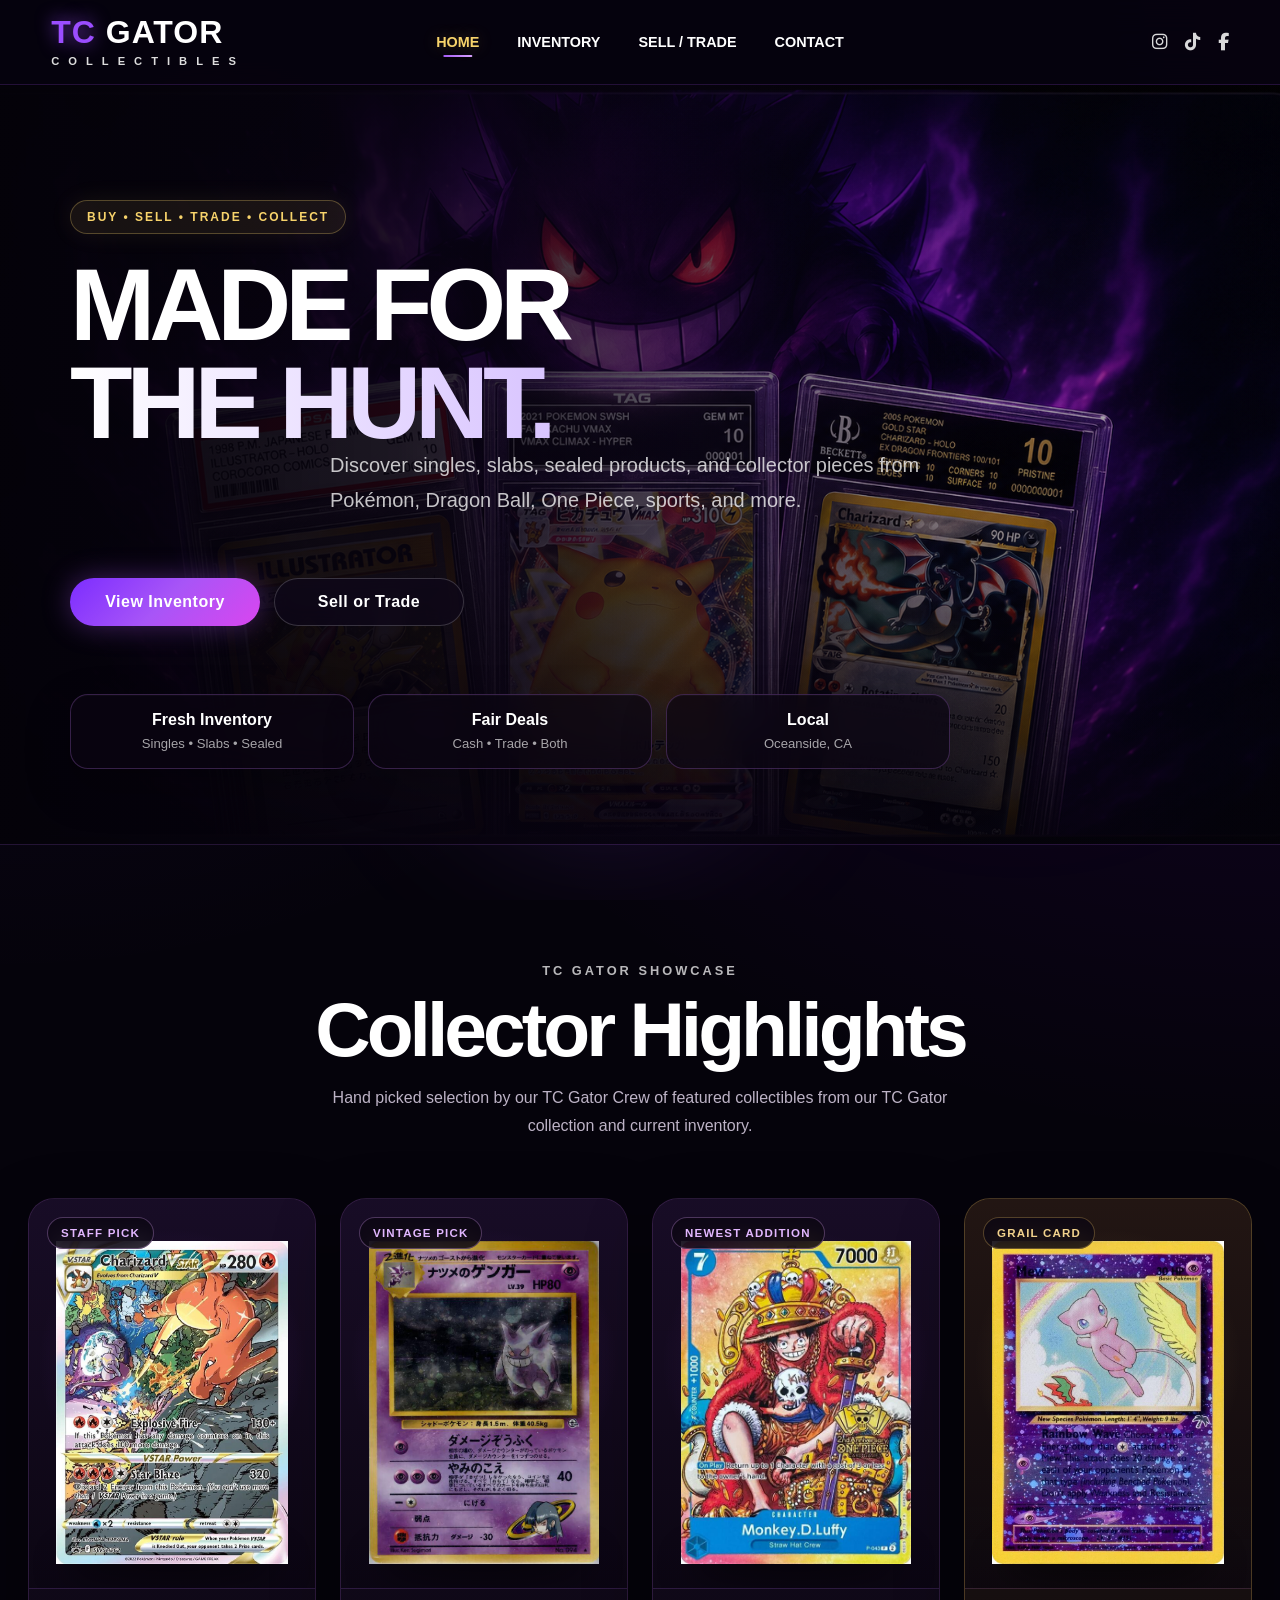
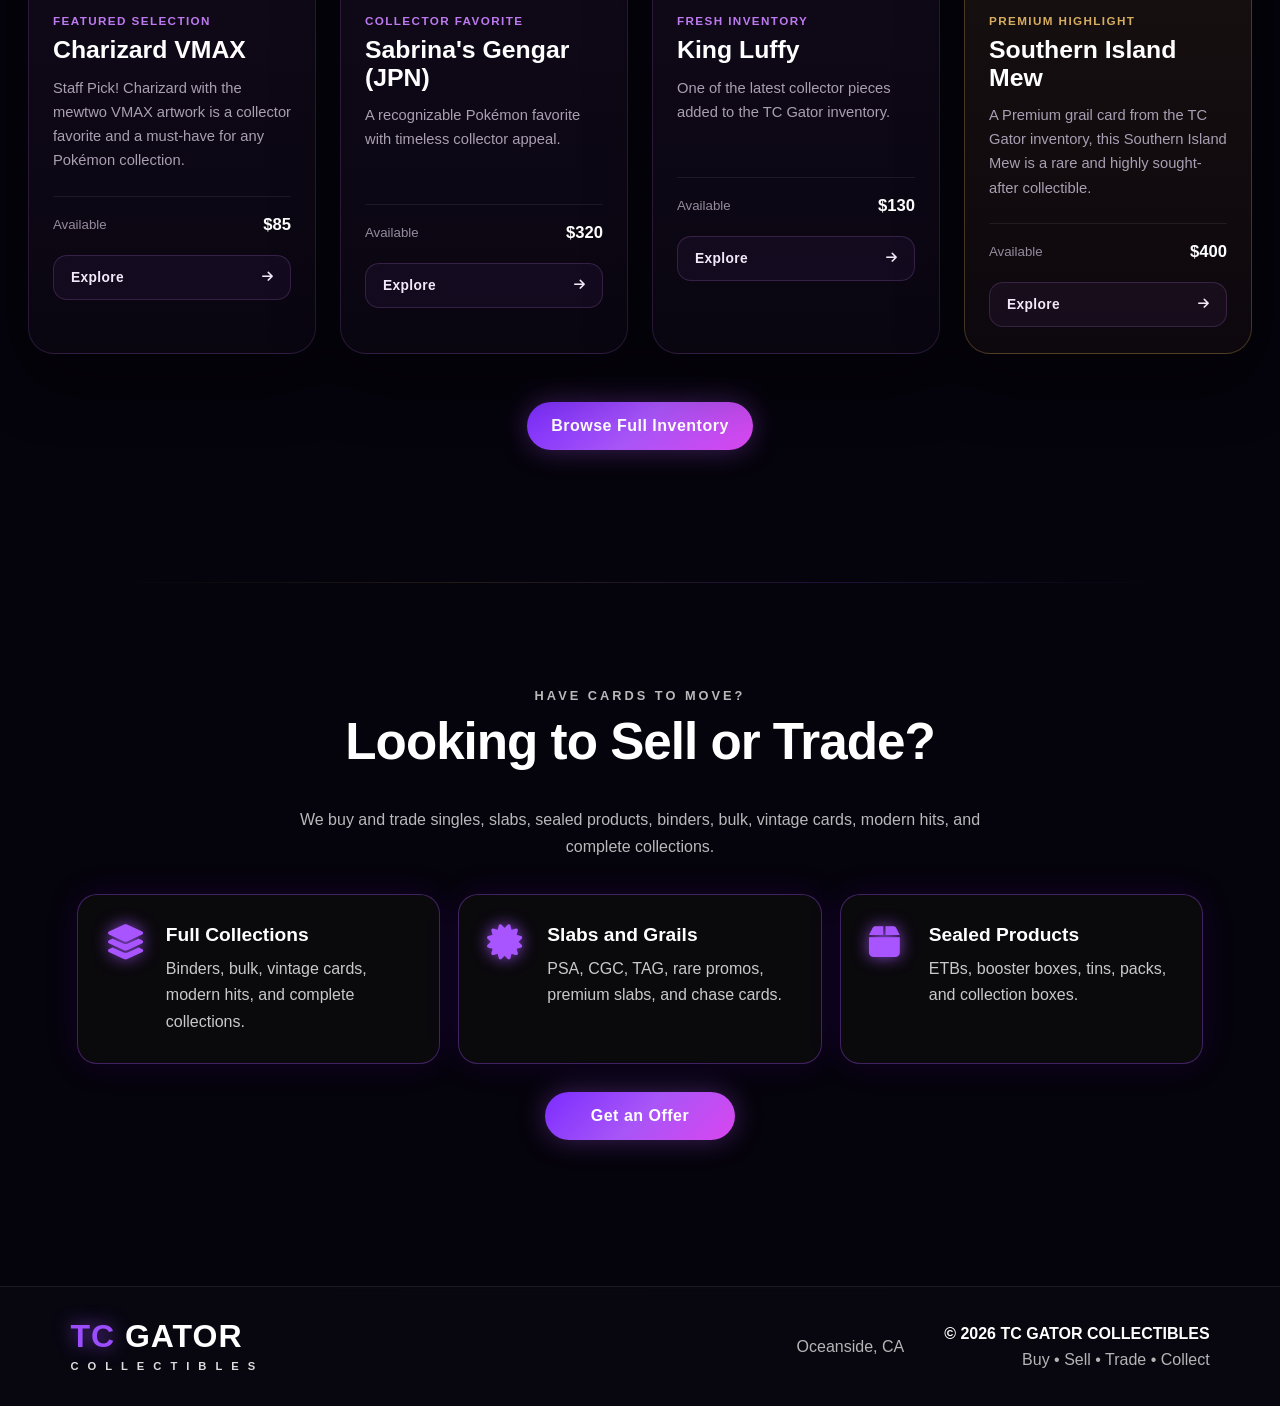
<file: index.html>
<!DOCTYPE html>
<html lang="en">

<head>

  <meta charset="UTF-8">

  <meta
    name="viewport"
    content="width=device-width, initial-scale=1.0"
  >

  <meta name="theme-color" content="#12091f">

  <title>TC Gator Collectibles</title>

  <meta
    name="description"
    content="TC Gator Collectibles buys, sells, and trades Pokémon, Dragon Ball, One Piece, sports cards, slabs, sealed products, and full collections in Oceanside, California."
  >

  <link
    rel="icon"
    type="image/png"
    href="images/logo.PNG"
  >

  <link
    rel="apple-touch-icon"
    href="images/logo.PNG"
  >

<link
  rel="stylesheet"
  href="css/style.css"
>

  <link
    rel="stylesheet"
    href="https://cdnjs.cloudflare.com/ajax/libs/font-awesome/6.5.1/css/all.min.css"
  >


  <!-- OPEN GRAPH -->

  <meta
    property="og:title"
    content="TC Gator Collectibles"
  >

  <meta
    property="og:description"
    content="Buy, sell, and trade trading cards, slabs, sealed products, and collections."
  >

  <meta
    property="og:image"
    content="https://tcgator.net/images/logo.PNG"
  >

  <meta
    property="og:url"
    content="https://tcgator.net"
  >

  <meta
    property="og:type"
    content="website"
  >

</head>


<body>


  <!-- SCROLL PROGRESS -->

  <div class="scroll-progress"></div>


  <!-- LOADER -->

  <div id="loader">

    <div class="loader-logo">
      TC GATOR
    </div>

    <div class="loader-subtext">
      Collectibles loading...
    </div>

  </div>


  <!-- BACKGROUND -->

  <div class="cherry-blossoms">

    <span></span>
    <span></span>
    <span></span>
    <span></span>

    <span></span>
    <span></span>
    <span></span>
    <span></span>

    <span></span>
    <span></span>
    <span></span>
    <span></span>

  </div>


  <div class="background-glow">

    <span></span>
    <span></span>
    <span></span>

  </div>


  <!-- NAVBAR -->

  <header class="navbar">

    <a
      href="index.html"
      class="logo"
    >

      <span>TC</span> GATOR

      <p>COLLECTIBLES</p>

    </a>


    <nav class="nav-links">

      <a
        href="index.html"
        class="active"
      >
        Home
      </a>

      <a href="inventory.html">
        Inventory
      </a>

      <a href="sell-trade.html">
        Sell / Trade
      </a>

      <a href="contact.html">
        Contact
      </a>

    </nav>


    <div class="social-icons">

      <a
        href="https://instagram.com/tc.gator"
        target="_blank"
        rel="noopener noreferrer"
        aria-label="TC Gator Instagram"
      >
        <i class="fab fa-instagram"></i>
      </a>

      <a
        href="https://www.tiktok.com/@tc.gator"
        target="_blank"
        rel="noopener noreferrer"
        aria-label="TC Gator TikTok"
      >
        <i class="fab fa-tiktok"></i>
      </a>

      <a
        href="https://www.facebook.com/people/TC-Gator-Collectibles/61589492067598/"
        target="_blank"
        rel="noopener noreferrer"
        aria-label="TC Gator Facebook"
      >
        <i class="fab fa-facebook-f"></i>
      </a>

    </div>

  </header>


  <main>


    <!-- HERO -->

<section
  class="hero image-hero"
  id="home"
>

  <div class="image-hero-background">

    <img
      src="images/hero-banner.png"
      alt="TC Gator collectible card showcase"
    >

  </div>


  <div class="image-hero-overlay"></div>


  <div class="image-hero-content">

    <div class="hero-badge">

      BUY • SELL • TRADE • COLLECT

    </div>


    <h1>

      Made for

      <span>
        the Hunt.
      </span>

    </h1>


    <p class="hero-lead">

      Discover singles, slabs, sealed products, and collector pieces
      from Pokémon, Dragon Ball, One Piece, sports, and more.

    </p>


    <div class="hero-actions">

      <a
        href="inventory.html"
        class="hero-btn primary"
      >
        View Inventory
      </a>

      <a
        href="sell-trade.html"
        class="hero-btn secondary"
      >
        Sell or Trade
      </a>

    </div>


    <div class="hero-stats">

      <div>

        <strong>
          Fresh Inventory
        </strong>

        <span>
          Singles • Slabs • Sealed
        </span>

      </div>


      <div>

        <strong>
          Fair Deals
        </strong>

        <span>
          Cash • Trade • Both
        </span>

      </div>


      <div>

        <strong>
          Local
        </strong>

        <span>
          Oceanside, CA
        </span>

      </div>

    </div>

  </div>

</section>

<!-- COLLECTOR HIGHLIGHTS -->

<section
  class="collector-highlights reveal"
  id="featured"
>


  <div class="section-header">

    <p class="eyebrow">
      TC Gator Showcase
    </p>

    <h2>
      Collector Highlights
    </h2>

    <p>
    Hand picked selection by our TC Gator Crew of featured collectibles from our
      TC Gator collection and current inventory.
    </p>

  </div>


  <div class="highlights-grid">


    <!-- STAFF PICK -->

    <article class="highlight-card reveal">

      <div class="highlight-image">

        <span class="highlight-label">
          Staff Pick
        </span>

        <img
          src="images/featured-1.png"
          alt="TC Gator staff pick trading card"
        >

      </div>


      <div class="highlight-content">

        <p class="highlight-category">
          Featured Selection
        </p>

        <h3>
          Charizard VMAX
        </h3>

        <p>
          Staff Pick! Charizard with the mewtwo VMAX artwork is a collector favorite and a must-have for any Pokémon collection.
        </p>


        <div class="highlight-meta">

          <span>
            Available
          </span>

          <strong>
            $85
          </strong>

        </div>


        <a
          href="inventory.html"
          class="highlight-btn"
        >
          Explore
          <i class="fa-solid fa-arrow-right"></i>
        </a>

      </div>

    </article>



    <!-- VINTAGE PICK -->

    <article class="highlight-card reveal">

      <div class="highlight-image">

        <span class="highlight-label">
          Vintage Pick
        </span>

        <img
          src="images/featured-2.png"
          alt="TC Gator vintage pick trading card"
        >

      </div>


      <div class="highlight-content">

        <p class="highlight-category">
          Collector Favorite
        </p>

        <h3>
          Sabrina's Gengar (JPN)
        </h3>

        <p>
          A recognizable Pokémon favorite with timeless
          collector appeal.
        </p>


        <div class="highlight-meta">

          <span>
            Available
          </span>

          <strong>
            $320
          </strong>

        </div>


        <a
          href="inventory.html"
          class="highlight-btn"
        >
          Explore
          <i class="fa-solid fa-arrow-right"></i>
        </a>

      </div>

    </article>



    <!-- NEWEST ADDITION -->

    <article class="highlight-card reveal">

      <div class="highlight-image">

        <span class="highlight-label">
          Newest Addition
        </span>

        <img
          src="images/featured-3.png"
          alt="Newest trading card added to TC Gator inventory"
        >

      </div>


      <div class="highlight-content">

        <p class="highlight-category">
          Fresh Inventory
        </p>

        <h3>
          King Luffy
        </h3>

        <p>
          One of the latest collector pieces added to
          the TC Gator inventory.
        </p>


        <div class="highlight-meta">

          <span>
            Available
          </span>

          <strong>
            $130
          </strong>

        </div>


        <a
          href="inventory.html"
          class="highlight-btn"
        >
          Explore
          <i class="fa-solid fa-arrow-right"></i>
        </a>

      </div>

    </article>



    <!-- GRAIL CARD -->

    <article class="highlight-card grail-highlight reveal">

      <div class="highlight-image">

        <span class="highlight-label">
          Grail Card
        </span>

        <img
          src="images/featured-4.png"
          alt="Premium grail card from TC Gator inventory"
        >

      </div>


      <div class="highlight-content">

        <p class="highlight-category">
          Premium Highlight
        </p>

        <h3>
          Southern Island Mew
        </h3>

        <p>
          A Premium grail card from the TC Gator inventory, this Southern Island Mew is a rare and highly sought-after collectible.
        </p>


        <div class="highlight-meta">

          <span>
            Available
          </span>

          <strong>
            $400
          </strong>

        </div>


        <a
          href="inventory.html"
          class="highlight-btn"
        >
          Explore
          <i class="fa-solid fa-arrow-right"></i>
        </a>

      </div>

    </article>


  </div>


  <div class="highlights-footer">

    <a
      href="inventory.html"
      class="hero-btn primary"
    >
      Browse Full Inventory
    </a>

  </div>


</section>


    <!-- SELL / TRADE -->

    <section
      class="looking reveal"
      id="sell-trade-preview"
    >


      <div class="section-header">

        <p class="eyebrow">
          Have Cards To Move?
        </p>

        <h2>
          Looking to Sell or Trade?
        </h2>

        <p>
          We buy and trade singles, slabs, sealed products,
          binders, bulk, vintage cards, modern hits,
          and complete collections.
        </p>

      </div>


      <div class="looking-grid">


        <a
          href="sell-trade.html"
          class="small-card category-card"
        >

          <div class="icon">

            <i class="fa-solid fa-layer-group"></i>

          </div>

          <div>

            <h3>
              Full Collections
            </h3>

            <p>
              Binders, bulk, vintage cards, modern hits,
              and complete collections.
            </p>

          </div>

        </a>



        <a
          href="sell-trade.html"
          class="small-card category-card"
        >

          <div class="icon">

            <i class="fa-solid fa-certificate"></i>

          </div>

          <div>

            <h3>
              Slabs and Grails
            </h3>

            <p>
              PSA, CGC, TAG, rare promos,
              premium slabs, and chase cards.
            </p>

          </div>

        </a>



        <a
          href="sell-trade.html"
          class="small-card category-card"
        >

          <div class="icon">

            <i class="fa-solid fa-box"></i>

          </div>

          <div>

            <h3>
              Sealed Products
            </h3>

            <p>
              ETBs, booster boxes, tins,
              packs, and collection boxes.
            </p>

          </div>

        </a>


      </div>


      <div class="hero-actions">

        <a
          href="sell-trade.html"
          class="hero-btn primary"
        >
          Get an Offer
        </a>

      </div>


    </section>


  </main>



  <!-- FOOTER -->

  <footer>


    <div class="logo footer-logo">

      <span>TC</span> GATOR

      <p>COLLECTIBLES</p>

    </div>


    <div class="footer-location">

      <p>
        Oceanside, CA
      </p>

    </div>


    <div class="footer-copy">

      <p>
        © 2026 TC GATOR COLLECTIBLES
      </p>

      <p>
        Buy • Sell • Trade • Collect
      </p>

    </div>


  </footer>



  <!-- CURSOR -->

  <div class="cursor-glow"></div>



  <!-- CLICK SOUND -->

  <audio
    id="clickSound"
    src="images/click.mp3"
    preload="auto"
  ></audio>



  <!-- SCRIPT -->

  <script>


    /* REVEAL */

    const revealElements =
      document.querySelectorAll(".reveal");


    function revealOnScroll() {

      revealElements.forEach((element) => {

        const rect =
          element.getBoundingClientRect();

        if (
          rect.top <
          window.innerHeight - 120
        ) {

          element.classList.add("active");

        }

      });

    }


    window.addEventListener(
      "scroll",
      revealOnScroll
    );


    revealOnScroll();



    /* SCROLL PROGRESS */

    const scrollProgress =
      document.querySelector(".scroll-progress");


    window.addEventListener("scroll", () => {

      const scrollTop =
        document.documentElement.scrollTop;

      const scrollHeight =
        document.documentElement.scrollHeight -
        document.documentElement.clientHeight;

      const scrollPercent =
        scrollHeight > 0
          ? (scrollTop / scrollHeight) * 100
          : 0;

      if (scrollProgress) {

        scrollProgress.style.width =
          `${scrollPercent}%`;

      }

    });



    /* CLICK SOUND */

    const clickSound =
      document.getElementById("clickSound");


    const isMobileDevice =
      window
        .matchMedia("(max-width: 768px)")
        .matches;


    if (!isMobileDevice && clickSound) {

      document.addEventListener("click", () => {

        clickSound.currentTime = 0;

        clickSound.volume = 0.12;

        clickSound
          .play()
          .catch(() => {});

      });

    }



    /* LOADER */

    const loader =
      document.getElementById("loader");


    function hideLoader() {

      if (loader) {

        loader.classList.add(
          "hide-loader"
        );

      }

    }


    document.addEventListener(
      "DOMContentLoaded",
      () => {

        setTimeout(
          hideLoader,
          700
        );

      }
    );


    setTimeout(
      hideLoader,
      1800
    );


    window.addEventListener(
      "load",
      hideLoader
    );



    /* NAVBAR SHADOW */

    const navbar =
      document.querySelector(".navbar");


    window.addEventListener("scroll", () => {

      if (!navbar) return;

      if (window.scrollY > 20) {

        navbar.classList.add(
          "scrolled"
        );

      } else {

        navbar.classList.remove(
          "scrolled"
        );

      }

    });


  </script>


</body>

</html>
</file>
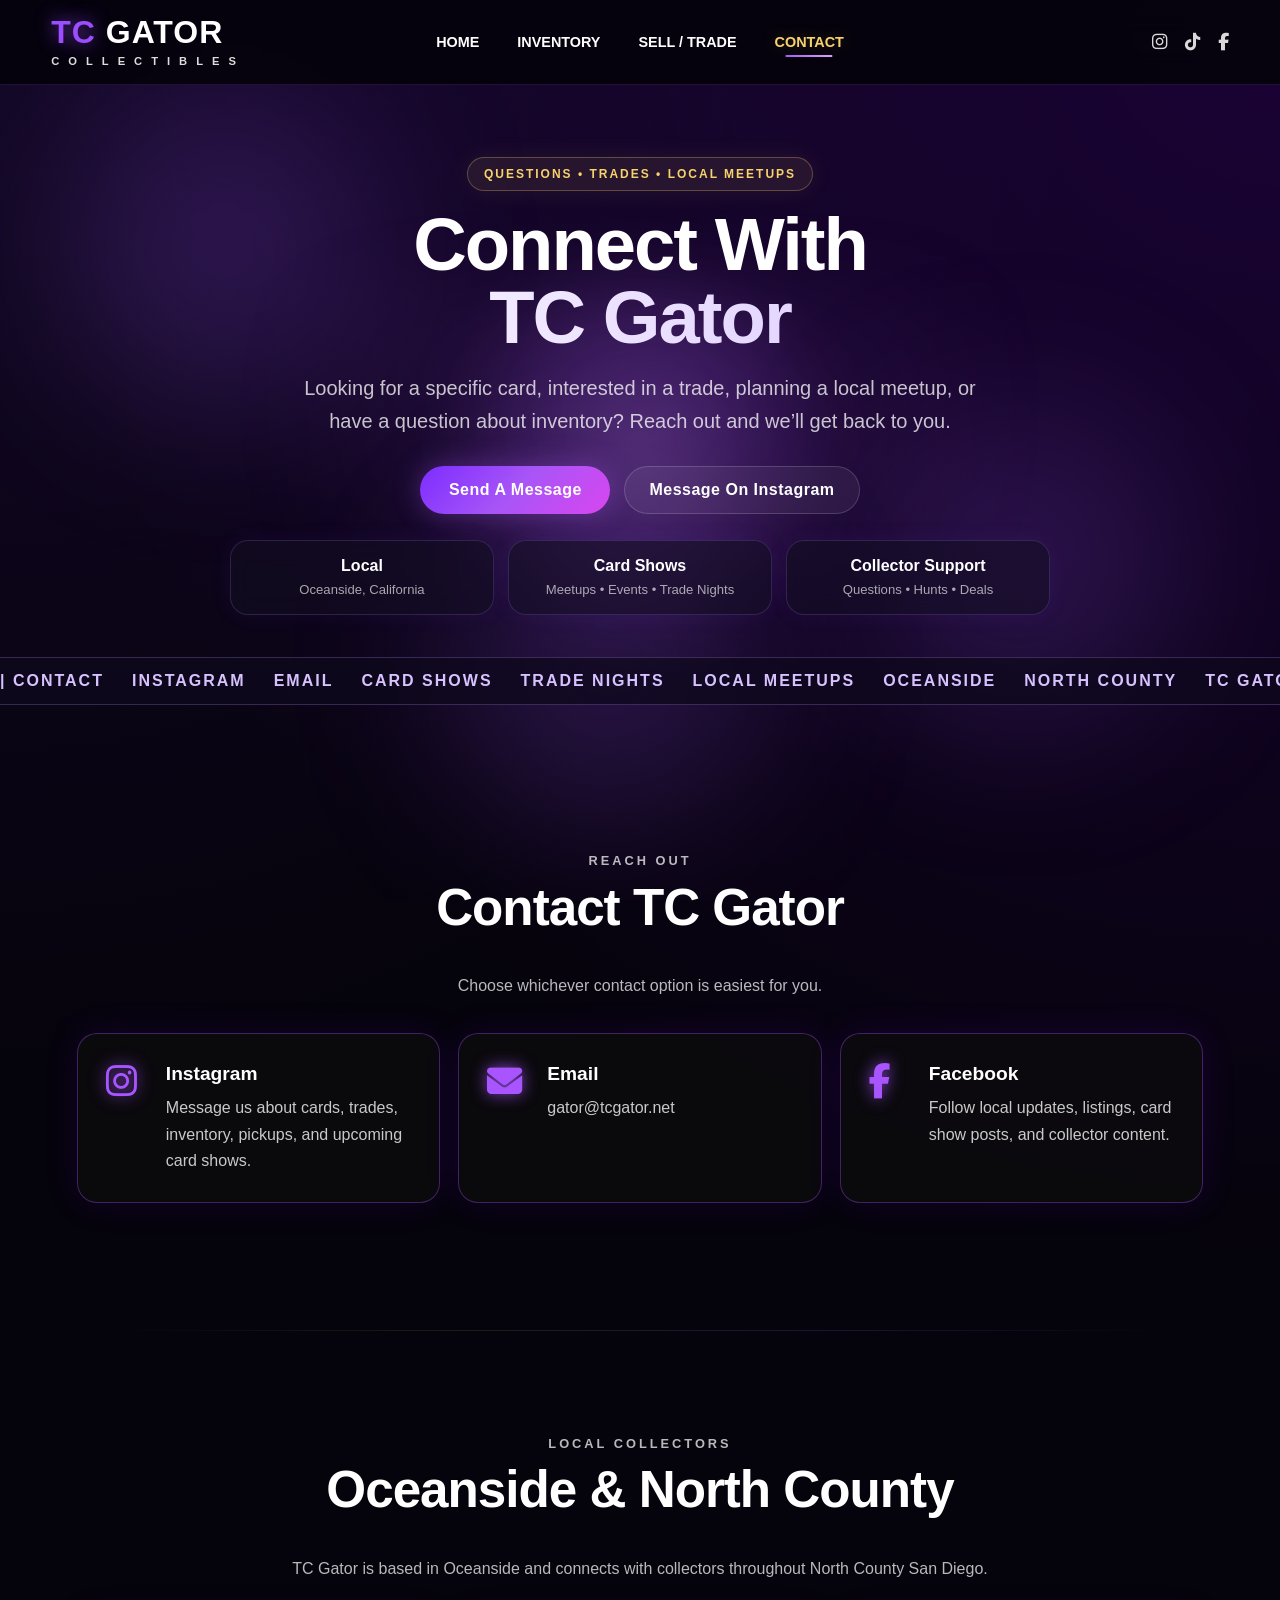
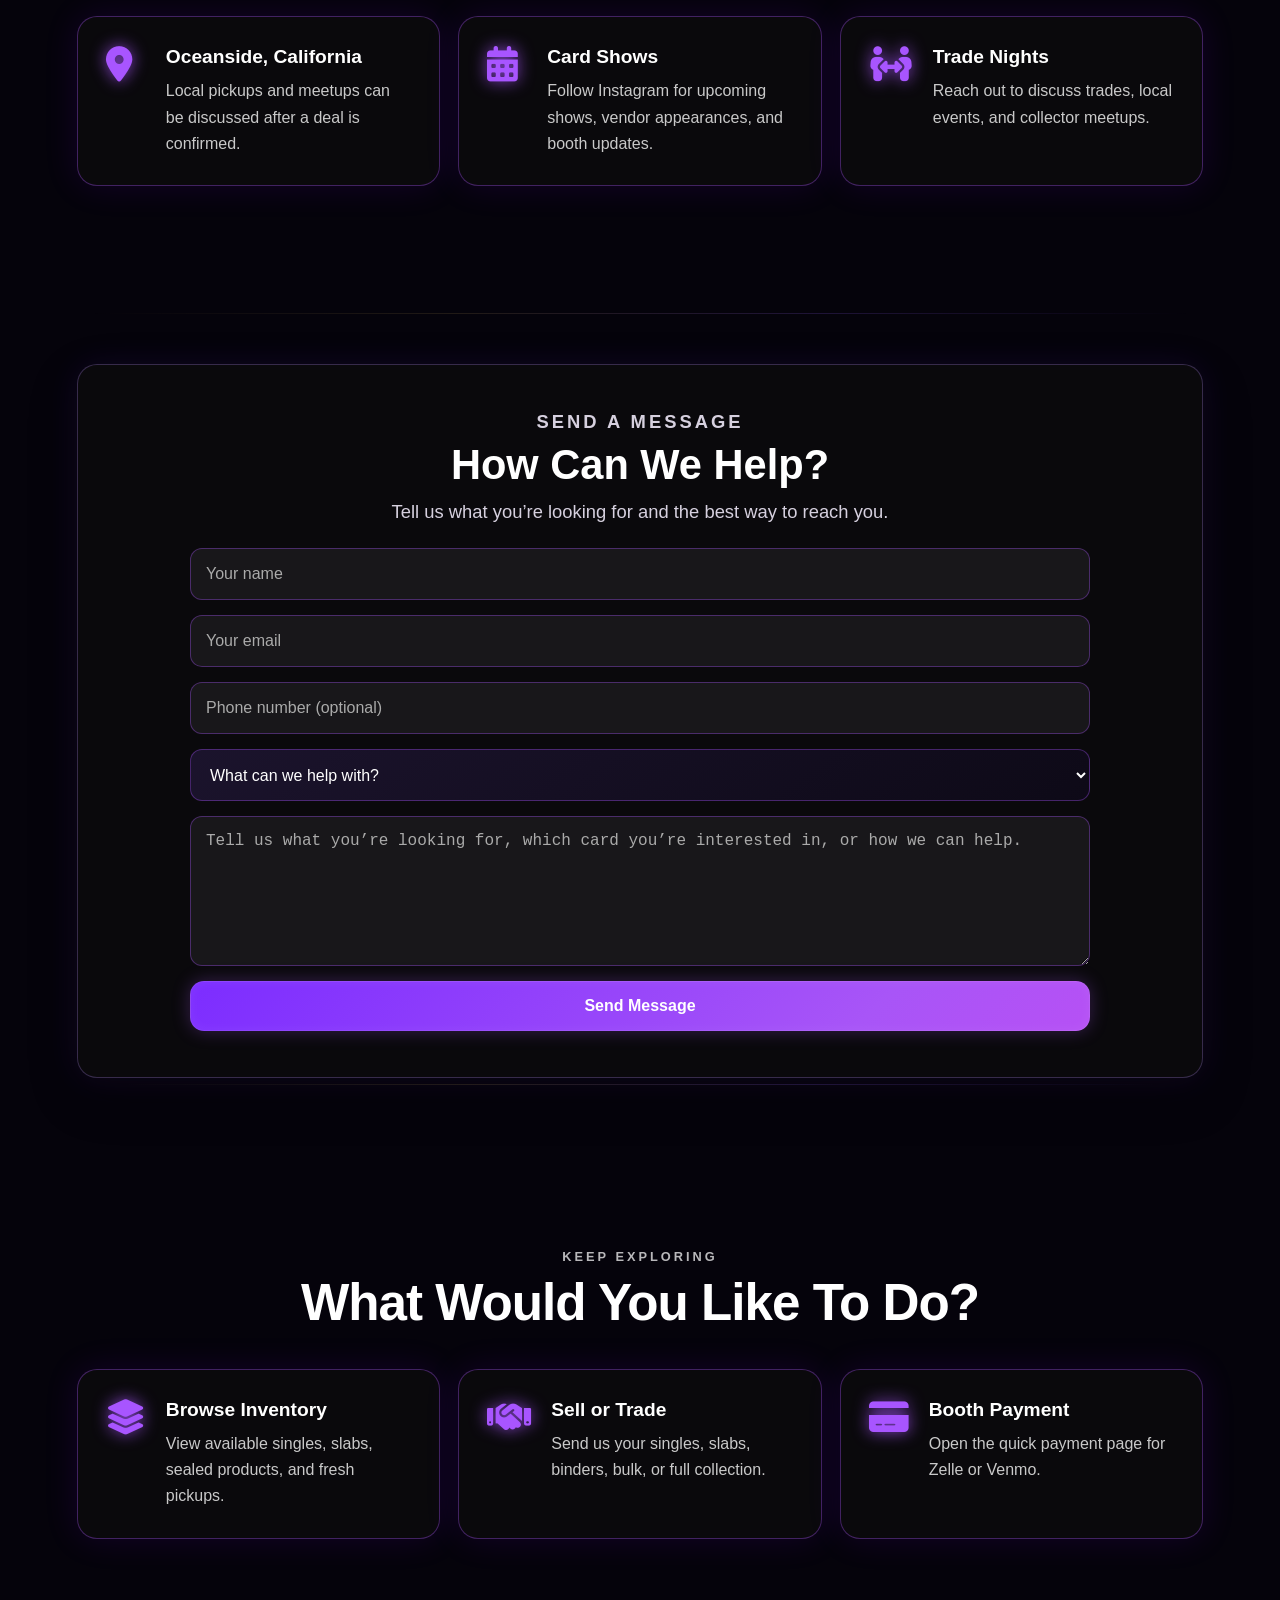
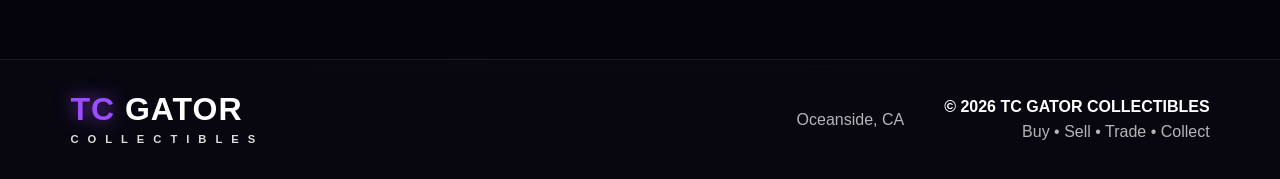
<file: contact.html>
<!DOCTYPE html>
<html lang="en">

<head>

  <meta charset="UTF-8">

  <meta
    name="viewport"
    content="width=device-width, initial-scale=1.0"
  >

  <meta name="theme-color" content="#12091f">

  <title>Contact | TC Gator Collectibles</title>

  <meta
    name="description"
    content="Contact TC Gator Collectibles about available cards, trades, collections, local meetups, card shows, and upcoming inventory."
  >

  <link
    rel="icon"
    type="image/png"
    href="images/logo.PNG"
  >

  <link
    rel="apple-touch-icon"
    href="images/logo.PNG"
  >

<link
  rel="stylesheet"
  href="css/style.css"
>

  <link
    rel="stylesheet"
    href="https://cdnjs.cloudflare.com/ajax/libs/font-awesome/6.5.1/css/all.min.css"
  >

</head>


<body>


  <!-- SCROLL PROGRESS -->

  <div class="scroll-progress"></div>


  <!-- LOADER -->

  <div id="loader">

    <div class="loader-logo">
      TC GATOR
    </div>

    <div class="loader-subtext">
      Opening contact desk...
    </div>

  </div>


  <!-- BACKGROUND -->

  <div class="cherry-blossoms">

    <span></span>
    <span></span>
    <span></span>
    <span></span>

    <span></span>
    <span></span>
    <span></span>
    <span></span>

    <span></span>
    <span></span>
    <span></span>
    <span></span>

  </div>


  <div class="background-glow">

    <span></span>
    <span></span>
    <span></span>

  </div>


  <!-- NAVBAR -->

  <header class="navbar">

    <a
      href="index.html"
      class="logo"
    >

      <span>TC</span> GATOR

      <p>COLLECTIBLES</p>

    </a>


    <nav class="nav-links">

      <a href="index.html">
        Home
      </a>

      <a href="inventory.html">
        Inventory
      </a>

      <a href="sell-trade.html">
        Sell / Trade
      </a>

      <a
        href="contact.html"
        class="active"
      >
        Contact
      </a>

    </nav>


    <div class="social-icons">

      <a
        href="https://instagram.com/tc.gator"
        target="_blank"
        rel="noopener noreferrer"
        aria-label="TC Gator Instagram"
      >
        <i class="fab fa-instagram"></i>
      </a>

      <a
        href="https://www.tiktok.com/@tc.gator"
        target="_blank"
        rel="noopener noreferrer"
        aria-label="TC Gator TikTok"
      >
        <i class="fab fa-tiktok"></i>
      </a>

      <a
        href="https://www.facebook.com/people/TC-Gator-Collectibles/61589492067598/"
        target="_blank"
        rel="noopener noreferrer"
        aria-label="TC Gator Facebook"
      >
        <i class="fab fa-facebook-f"></i>
      </a>

    </div>

  </header>


  <main>


    <!-- CONTACT HERO -->

    <section class="hero contact-page-hero">

      <div class="hero-glow"></div>


      <div class="hero-badge">
        QUESTIONS • TRADES • LOCAL MEETUPS
      </div>


      <h1>

        Connect With

        <span>
          TC Gator
        </span>

      </h1>


      <p class="hero-lead">

        Looking for a specific card, interested in a trade,
        planning a local meetup, or have a question about inventory?
        Reach out and we’ll get back to you.

      </p>


      <div class="hero-actions">

        <a
          href="#message"
          class="hero-btn primary"
        >
          Send A Message
        </a>

        <a
          href="https://instagram.com/tc.gator"
          target="_blank"
          rel="noopener noreferrer"
          class="hero-btn secondary"
        >
          Message On Instagram
        </a>

      </div>


      <div class="hero-stats">

        <div>

          <strong>
            Local
          </strong>

          <span>
            Oceanside, California
          </span>

        </div>


        <div>

          <strong>
            Card Shows
          </strong>

          <span>
            Meetups • Events • Trade Nights
          </span>

        </div>


        <div>

          <strong>
            Collector Support
          </strong>

          <span>
            Questions • Hunts • Deals
          </span>

        </div>

      </div>

    </section>



    <!-- TICKER -->

    <div class="ticker-bar">

      <div class="ticker-track">

        <span>| CONTACT</span>

        <span>INSTAGRAM</span>

        <span>EMAIL</span>

        <span>CARD SHOWS</span>

        <span>TRADE NIGHTS</span>

        <span>LOCAL MEETUPS</span>

        <span>OCEANSIDE</span>

        <span>NORTH COUNTY</span>

        <span>TC GATOR |</span>

      </div>

    </div>



    <!-- CONTACT METHODS -->

    <section class="looking reveal">


      <div class="section-header">

        <p class="eyebrow">
          Reach Out
        </p>

        <h2>
          Contact TC Gator
        </h2>

        <p>
          Choose whichever contact option is easiest for you.
        </p>

      </div>


      <div class="looking-grid">


        <!-- INSTAGRAM -->

        <a
          href="https://instagram.com/tc.gator"
          target="_blank"
          rel="noopener noreferrer"
          class="small-card category-card"
        >

          <div class="icon">

            <i class="fab fa-instagram"></i>

          </div>

          <div>

            <h3>
              Instagram
            </h3>

            <p>
              Message us about cards, trades, inventory,
              pickups, and upcoming card shows.
            </p>

          </div>

        </a>



        <!-- EMAIL -->

        <a
          href="mailto:gator@tcgator.net"
          class="small-card category-card"
        >

          <div class="icon">

            <i class="fa-solid fa-envelope"></i>

          </div>

          <div>

            <h3>
              Email
            </h3>

            <p>
              gator@tcgator.net
            </p>

          </div>

        </a>



        <!-- FACEBOOK -->

        <a
          href="https://www.facebook.com/people/TC-Gator-Collectibles/61589492067598/"
          target="_blank"
          rel="noopener noreferrer"
          class="small-card category-card"
        >

          <div class="icon">

            <i class="fab fa-facebook-f"></i>

          </div>

          <div>

            <h3>
              Facebook
            </h3>

            <p>
              Follow local updates, listings,
              card show posts, and collector content.
            </p>

          </div>

        </a>


      </div>


    </section>



    <!-- LOCAL INFO -->

    <section class="looking reveal">


      <div class="section-header">

        <p class="eyebrow">
          Local Collectors
        </p>

        <h2>
          Oceanside & North County
        </h2>

        <p>
          TC Gator is based in Oceanside and connects with collectors
          throughout North County San Diego.
        </p>

      </div>


      <div class="looking-grid">


        <div class="small-card">

          <div class="icon">

            <i class="fa-solid fa-location-dot"></i>

          </div>

          <div>

            <h3>
              Oceanside, California
            </h3>

            <p>
              Local pickups and meetups can be discussed
              after a deal is confirmed.
            </p>

          </div>

        </div>



        <div class="small-card">

          <div class="icon">

            <i class="fa-solid fa-calendar-days"></i>

          </div>

          <div>

            <h3>
              Card Shows
            </h3>

            <p>
              Follow Instagram for upcoming shows,
              vendor appearances, and booth updates.
            </p>

          </div>

        </div>



        <div class="small-card">

          <div class="icon">

            <i class="fa-solid fa-people-arrows"></i>

          </div>

          <div>

            <h3>
              Trade Nights
            </h3>

            <p>
              Reach out to discuss trades, local events,
              and collector meetups.
            </p>

          </div>

        </div>


      </div>


    </section>



    <!-- MESSAGE FORM -->

    <section
      class="contact-section reveal"
      id="message"
    >


      <p class="eyebrow">
        Send A Message
      </p>


      <h2>
        How Can We Help?
      </h2>


      <p>
        Tell us what you’re looking for and the best way to reach you.
      </p>


      <form
        class="trade-form"
        id="contact-form"
        action="https://formspree.io/f/xaqvlbdv"
        method="POST"
      >


        <input
          type="text"
          name="name"
          placeholder="Your name"
          autocomplete="name"
          required
        >


        <input
          type="email"
          name="email"
          placeholder="Your email"
          autocomplete="email"
          required
        >


        <input
          type="text"
          name="phone"
          placeholder="Phone number (optional)"
          autocomplete="tel"
        >


        <select
          name="topic"
          required
        >

          <option value="">
            What can we help with?
          </option>

          <option value="inventory-question">
            Inventory question
          </option>

          <option value="looking-for-card">
            Looking for a card
          </option>

          <option value="trade-question">
            Trade question
          </option>

          <option value="local-meetup">
            Local meetup
          </option>

          <option value="card-show">
            Card show question
          </option>

          <option value="other">
            Something else
          </option>

        </select>


        <textarea
          name="message"
          placeholder="Tell us what you’re looking for, which card you’re interested in, or how we can help."
          required
        ></textarea>


        <input
          type="hidden"
          name="_subject"
          value="New TC Gator Contact Message"
        >


        <button type="submit">
          Send Message
        </button>


      </form>


    </section>



    <!-- QUICK LINKS -->

    <section class="looking reveal">


      <div class="section-header">

        <p class="eyebrow">
          Keep Exploring
        </p>

        <h2>
          What Would You Like To Do?
        </h2>

      </div>


      <div class="looking-grid">


        <a
          href="inventory.html"
          class="small-card category-card"
        >

          <div class="icon">

            <i class="fa-solid fa-layer-group"></i>

          </div>

          <div>

            <h3>
              Browse Inventory
            </h3>

            <p>
              View available singles, slabs,
              sealed products, and fresh pickups.
            </p>

          </div>

        </a>



        <a
          href="sell-trade.html"
          class="small-card category-card"
        >

          <div class="icon">

            <i class="fa-solid fa-handshake"></i>

          </div>

          <div>

            <h3>
              Sell or Trade
            </h3>

            <p>
              Send us your singles, slabs,
              binders, bulk, or full collection.
            </p>

          </div>

        </a>



        <a
          href="connect.html"
          class="small-card category-card"
        >

          <div class="icon">

            <i class="fa-solid fa-credit-card"></i>

          </div>

          <div>

            <h3>
              Booth Payment
            </h3>

            <p>
              Open the quick payment page
              for Zelle or Venmo.
            </p>

          </div>

        </a>


      </div>


    </section>


  </main>



  <!-- FOOTER -->

  <footer>


    <div class="logo footer-logo">

      <span>TC</span> GATOR

      <p>COLLECTIBLES</p>

    </div>


    <div class="footer-location">

      <p>
        Oceanside, CA
      </p>

    </div>


    <div class="footer-copy">

      <p>
        © 2026 TC GATOR COLLECTIBLES
      </p>

      <p>
        Buy • Sell • Trade • Collect
      </p>

    </div>


  </footer>



  <!-- CURSOR -->

  <div class="cursor-glow"></div>



  <!-- CLICK SOUND -->

  <audio
    id="clickSound"
    src="images/click.mp3"
    preload="auto"
  ></audio>



  <!-- SCRIPT -->

  <script>


    /* REVEAL */

    const revealElements =
      document.querySelectorAll(".reveal");


    function revealOnScroll() {

      revealElements.forEach((element) => {

        const rect =
          element.getBoundingClientRect();


        if (
          rect.top <
          window.innerHeight - 120
        ) {

          element.classList.add("active");

        }

      });

    }


    window.addEventListener(
      "scroll",
      revealOnScroll
    );


    revealOnScroll();



    /* FORM SUBMISSION */

    const contactForm =
      document.getElementById("contact-form");


    contactForm.addEventListener("submit", async (event) => {

      event.preventDefault();


      const submitButton =
        contactForm.querySelector("button");


      const originalButtonText =
        submitButton.textContent;


      submitButton.disabled = true;

      submitButton.textContent =
        "Sending...";


      try {

        const response =
          await fetch(contactForm.action, {

            method: "POST",

            body: new FormData(contactForm),

            headers: {
              Accept: "application/json"
            }

          });


        if (!response.ok) {

          throw new Error(
            "Submission failed"
          );

        }


        contactForm.reset();


        submitButton.textContent =
          "Message Sent";


        setTimeout(() => {

          submitButton.textContent =
            originalButtonText;

          submitButton.disabled = false;

        }, 2500);


      } catch (error) {


        submitButton.textContent =
          "Try Again";


        submitButton.disabled = false;


        setTimeout(() => {

          submitButton.textContent =
            originalButtonText;

        }, 2500);


      }

    });



    /* SCROLL PROGRESS */

    const scrollProgress =
      document.querySelector(".scroll-progress");


    window.addEventListener("scroll", () => {

      const scrollTop =
        document.documentElement.scrollTop;


      const scrollHeight =
        document.documentElement.scrollHeight -
        document.documentElement.clientHeight;


      const scrollPercent =
        scrollHeight > 0
          ? (scrollTop / scrollHeight) * 100
          : 0;


      if (scrollProgress) {

        scrollProgress.style.width =
          `${scrollPercent}%`;

      }

    });



    /* CLICK SOUND */

    const clickSound =
      document.getElementById("clickSound");


    const isMobileDevice =
      window
        .matchMedia("(max-width: 768px)")
        .matches;


    if (!isMobileDevice && clickSound) {

      document.addEventListener("click", () => {

        clickSound.currentTime = 0;

        clickSound.volume = 0.12;

        clickSound
          .play()
          .catch(() => {});

      });

    }



    /* LOADER */

    const loader =
      document.getElementById("loader");


    function hideLoader() {

      if (loader) {

        loader.classList.add(
          "hide-loader"
        );

      }

    }


    document.addEventListener(
      "DOMContentLoaded",
      () => {

        setTimeout(
          hideLoader,
          700
        );

      }
    );


    setTimeout(
      hideLoader,
      1800
    );


    window.addEventListener(
      "load",
      hideLoader
    );



    /* NAVBAR SHADOW */

    const navbar =
      document.querySelector(".navbar");


    window.addEventListener("scroll", () => {

      if (!navbar) return;


      if (window.scrollY > 20) {

        navbar.classList.add(
          "scrolled"
        );

      } else {

        navbar.classList.remove(
          "scrolled"
        );

      }

    });


  </script>


</body>

</html>
</file>
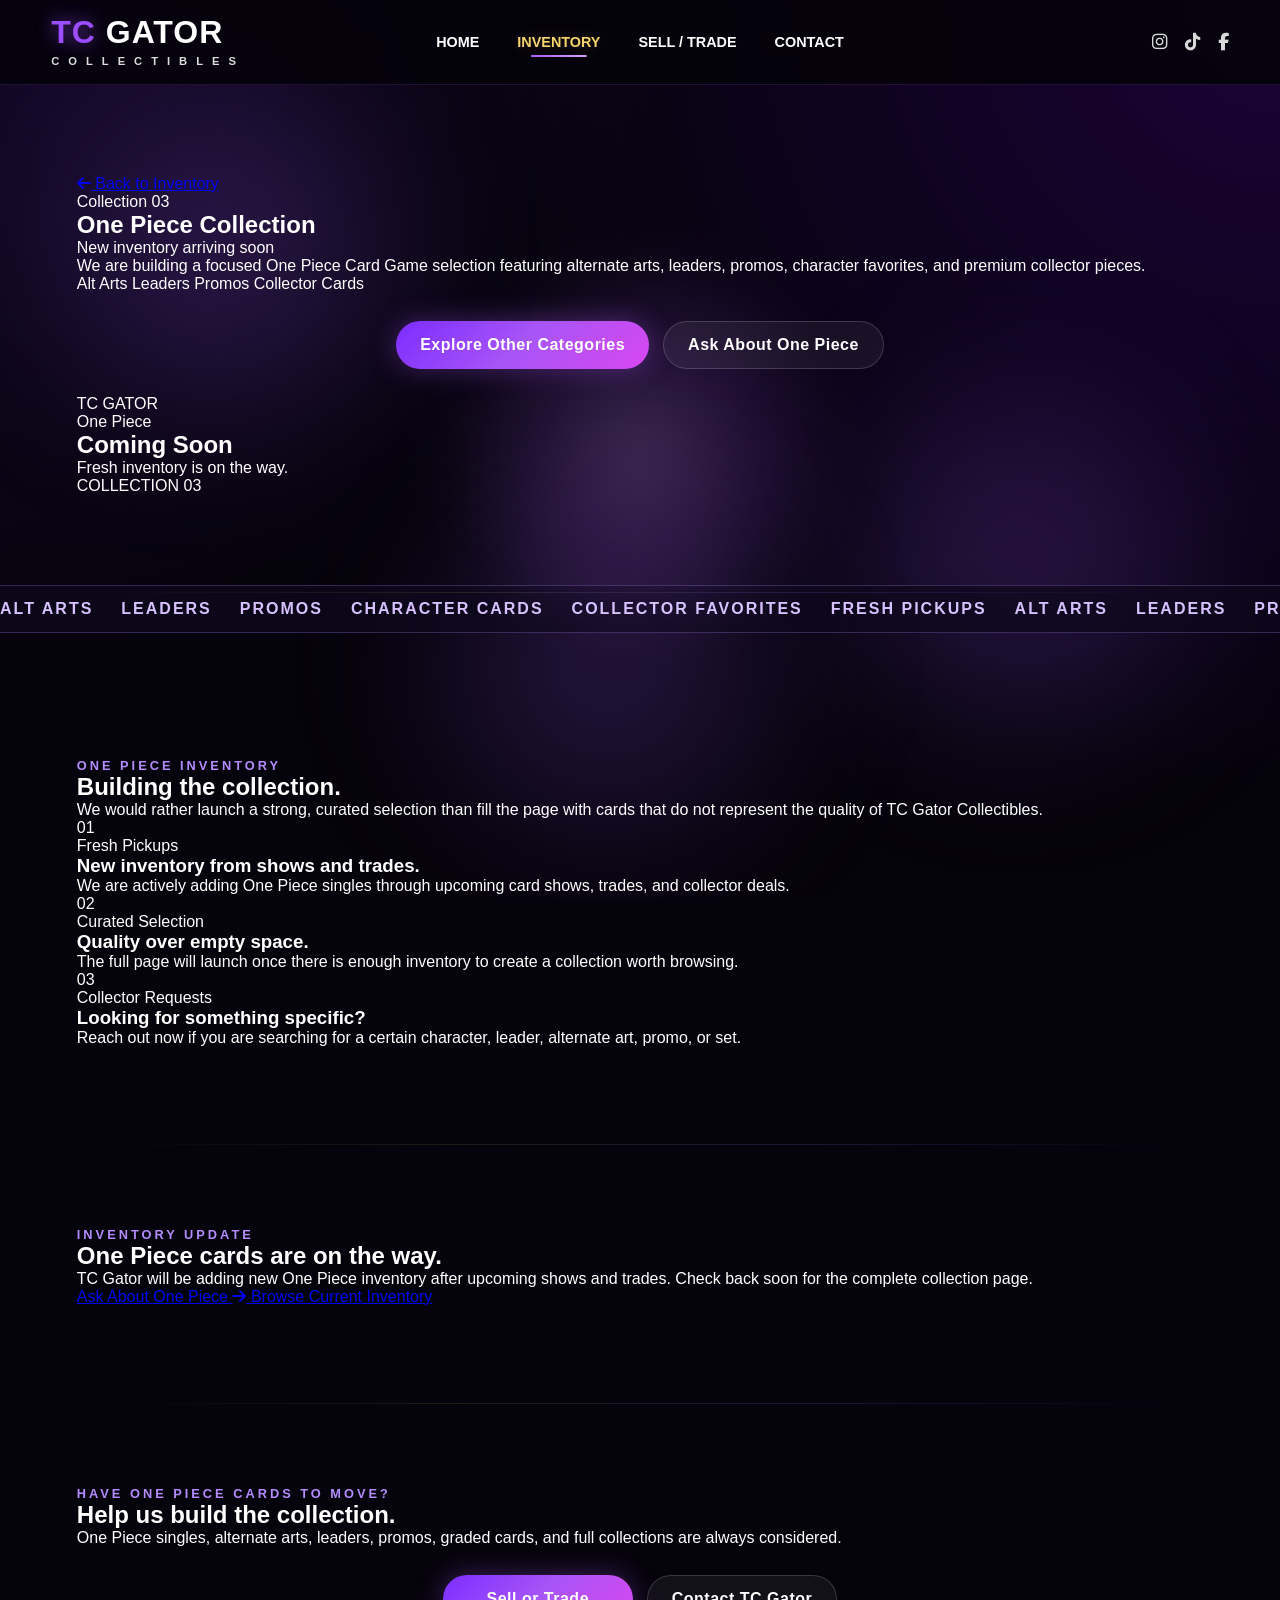
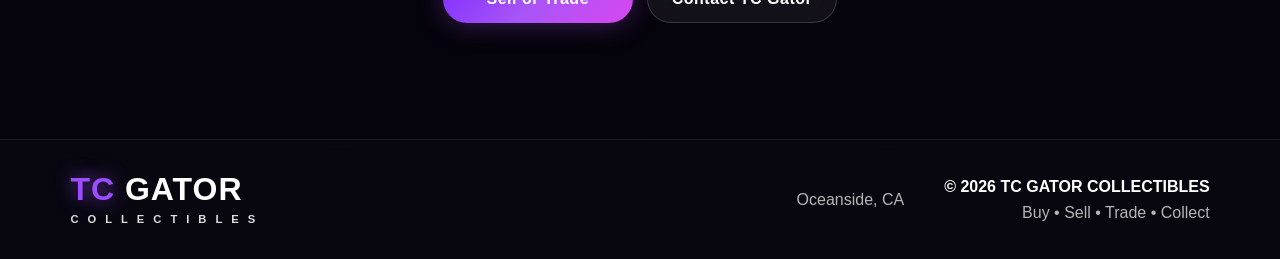
<file: one-piece.html>
<!DOCTYPE html>
<html lang="en">

<head>

  <meta charset="UTF-8">

  <meta
    name="viewport"
    content="width=device-width, initial-scale=1.0"
  >

  <meta name="theme-color" content="#16090b">

  <title>One Piece Collection | TC Gator Collectibles</title>

  <meta
    name="description"
    content="The One Piece Card Game collection is coming soon to TC Gator Collectibles. Fresh singles, alternate arts, leaders, promos, and collector cards are on the way."
  >

  <link
    rel="icon"
    type="image/png"
    href="images/logo.PNG"
  >

  <link
    rel="apple-touch-icon"
    href="images/logo.PNG"
  >

  <link
    rel="stylesheet"
    href="css/style.css"
  >

  <link
    rel="stylesheet"
    href="https://cdnjs.cloudflare.com/ajax/libs/font-awesome/6.5.1/css/all.min.css"
  >

</head>


<body>


  <!-- SCROLL PROGRESS -->

  <div class="scroll-progress"></div>


  <!-- LOADER -->

  <div id="loader">

    <div class="loader-logo">
      TC GATOR
    </div>

    <div class="loader-subtext">
      Opening One Piece collection...
    </div>

  </div>


  <!-- BACKGROUND DETAILS -->

  <div class="cherry-blossoms">

    <span></span>
    <span></span>
    <span></span>
    <span></span>

    <span></span>
    <span></span>
    <span></span>
    <span></span>

    <span></span>
    <span></span>
    <span></span>
    <span></span>

  </div>


  <div class="background-glow">

    <span></span>
    <span></span>
    <span></span>

  </div>


  <!-- NAVBAR -->

  <header class="navbar">

    <a
      href="index.html"
      class="logo"
      aria-label="TC Gator Collectibles home"
    >

      <span>TC</span> GATOR

      <p>COLLECTIBLES</p>

    </a>


    <nav
      class="nav-links"
      aria-label="Main navigation"
    >

      <a href="index.html">
        Home
      </a>

      <a
        href="inventory.html"
        class="active"
      >
        Inventory
      </a>

      <a href="sell-trade.html">
        Sell / Trade
      </a>

      <a href="contact.html">
        Contact
      </a>

    </nav>


    <div class="social-icons">

      <a
        href="https://instagram.com/tc.gator"
        target="_blank"
        rel="noopener noreferrer"
        aria-label="TC Gator Instagram"
      >
        <i class="fab fa-instagram"></i>
      </a>

      <a
        href="https://www.tiktok.com/@tc.gator"
        target="_blank"
        rel="noopener noreferrer"
        aria-label="TC Gator TikTok"
      >
        <i class="fab fa-tiktok"></i>
      </a>

      <a
        href="https://www.facebook.com/people/TC-Gator-Collectibles/61589492067598/"
        target="_blank"
        rel="noopener noreferrer"
        aria-label="TC Gator Facebook"
      >
        <i class="fab fa-facebook-f"></i>
      </a>

    </div>

  </header>


  <main>


    <!-- ONE PIECE COMING SOON HERO -->

    <section class="onepiece-coming-soon">

      <div class="onepiece-hero-glow"></div>

      <div class="onepiece-hero-ring onepiece-ring-one"></div>

      <div class="onepiece-hero-ring onepiece-ring-two"></div>


      <div class="onepiece-coming-soon-grid">


        <div class="onepiece-coming-soon-content">

          <a
            href="inventory.html"
            class="onepiece-back-link"
          >

            <i class="fa-solid fa-arrow-left"></i>

            Back to Inventory

          </a>


          <p class="onepiece-kicker">
            Collection 03
          </p>


          <h1>

            One Piece

            <span>
              Collection
            </span>

          </h1>


          <div class="onepiece-status">

            <span class="onepiece-status-dot"></span>

            New inventory arriving soon

          </div>


          <p class="onepiece-hero-lead">

            We are building a focused One Piece Card Game
            selection featuring alternate arts, leaders, promos,
            character favorites, and premium collector pieces.

          </p>


          <div class="onepiece-hero-tags">

            <span>
              Alt Arts
            </span>

            <span>
              Leaders
            </span>

            <span>
              Promos
            </span>

            <span>
              Collector Cards
            </span>

          </div>


          <div class="hero-actions">

            <a
              href="inventory.html"
              class="hero-btn primary"
            >
              Explore Other Categories
            </a>

            <a
              href="contact.html"
              class="hero-btn secondary"
            >
              Ask About One Piece
            </a>

          </div>

        </div>



        <div class="onepiece-coming-soon-visual">

          <div class="onepiece-card-stack">


            <div class="onepiece-placeholder-card onepiece-card-back">

              <div class="onepiece-card-pattern"></div>

              <span>
                TC GATOR
              </span>

            </div>


            <div class="onepiece-placeholder-card onepiece-card-main">

              <div class="onepiece-card-inner">

                <p>
                  One Piece
                </p>

                <h2>
                  Coming Soon
                </h2>

                <span>
                  Fresh inventory is on the way.
                </span>

              </div>

            </div>


            <div class="onepiece-placeholder-card onepiece-card-front">

              <div class="onepiece-card-pattern"></div>

              <span>
                COLLECTION 03
              </span>

            </div>


          </div>

        </div>


      </div>

    </section>



    <!-- CATEGORY TICKER -->

    <div class="ticker-bar onepiece-ticker">

      <div class="ticker-track">

        <span>ALT ARTS</span>
        <span>LEADERS</span>
        <span>PROMOS</span>
        <span>CHARACTER CARDS</span>
        <span>COLLECTOR FAVORITES</span>
        <span>FRESH PICKUPS</span>

        <span>ALT ARTS</span>
        <span>LEADERS</span>
        <span>PROMOS</span>
        <span>CHARACTER CARDS</span>
        <span>COLLECTOR FAVORITES</span>
        <span>FRESH PICKUPS</span>

      </div>

    </div>



    <!-- COMING SOON INFORMATION -->

    <section class="onepiece-preview reveal">

      <div class="onepiece-preview-header">

        <div>

          <p class="eyebrow">
            One Piece Inventory
          </p>

          <h2>
            Building the collection.
          </h2>

        </div>


        <p>

          We would rather launch a strong, curated selection
          than fill the page with cards that do not represent
          the quality of TC Gator Collectibles.

        </p>

      </div>


      <div class="onepiece-preview-grid">


        <article class="onepiece-preview-card">

          <div class="onepiece-preview-number">
            01
          </div>

          <div>

            <p class="onepiece-preview-label">
              Fresh Pickups
            </p>

            <h3>
              New inventory from shows and trades.
            </h3>

            <p>

              We are actively adding One Piece singles through
              upcoming card shows, trades, and collector deals.

            </p>

          </div>

        </article>



        <article class="onepiece-preview-card">

          <div class="onepiece-preview-number">
            02
          </div>

          <div>

            <p class="onepiece-preview-label">
              Curated Selection
            </p>

            <h3>
              Quality over empty space.
            </h3>

            <p>

              The full page will launch once there is enough
              inventory to create a collection worth browsing.

            </p>

          </div>

        </article>



        <article class="onepiece-preview-card">

          <div class="onepiece-preview-number">
            03
          </div>

          <div>

            <p class="onepiece-preview-label">
              Collector Requests
            </p>

            <h3>
              Looking for something specific?
            </h3>

            <p>

              Reach out now if you are searching for a certain
              character, leader, alternate art, promo, or set.

            </p>

          </div>

        </article>


      </div>

    </section>



    <!-- COLLECTION NOTICE -->

    <section class="onepiece-notice reveal">

      <div class="onepiece-notice-glow"></div>


      <div class="onepiece-notice-content">

        <p class="eyebrow">
          Inventory Update
        </p>

        <h2>
          One Piece cards are on the way.
        </h2>

        <p>

          TC Gator will be adding new One Piece inventory after
          upcoming shows and trades. Check back soon for the
          complete collection page.

        </p>

      </div>


      <div class="onepiece-notice-actions">

        <a
          href="contact.html"
          class="onepiece-notice-link"
        >

          Ask About One Piece

          <i class="fa-solid fa-arrow-right"></i>

        </a>

        <a
          href="inventory.html"
          class="onepiece-text-link"
        >

          Browse Current Inventory

        </a>

      </div>

    </section>



    <!-- SELL / TRADE CTA -->

    <section class="onepiece-cta reveal">

      <div class="onepiece-cta-glow"></div>


      <div class="onepiece-cta-content">

        <p class="eyebrow">
          Have One Piece Cards to Move?
        </p>

        <h2>
          Help us build the collection.
        </h2>

        <p>

          One Piece singles, alternate arts, leaders, promos,
          graded cards, and full collections are always considered.

        </p>


        <div class="hero-actions">

          <a
            href="sell-trade.html"
            class="hero-btn primary"
          >
            Sell or Trade
          </a>

          <a
            href="contact.html"
            class="hero-btn secondary"
          >
            Contact TC Gator
          </a>

        </div>

      </div>

    </section>


  </main>



  <!-- FOOTER -->

  <footer>


    <div class="logo footer-logo">

      <span>TC</span> GATOR

      <p>COLLECTIBLES</p>

    </div>


    <div class="footer-location">

      <p>
        Oceanside, CA
      </p>

    </div>


    <div class="footer-copy">

      <p>
        © 2026 TC GATOR COLLECTIBLES
      </p>

      <p>
        Buy • Sell • Trade • Collect
      </p>

    </div>


  </footer>



  <!-- CURSOR -->

  <div class="cursor-glow"></div>



  <!-- CLICK SOUND -->

  <audio
    id="clickSound"
    src="images/click.mp3"
    preload="auto"
  ></audio>



  <!-- SCRIPT -->

  <script>


    /* REVEAL */

    const revealElements =
      document.querySelectorAll(".reveal");


    function revealOnScroll() {

      revealElements.forEach((element) => {

        const rect =
          element.getBoundingClientRect();


        if (
          rect.top <
          window.innerHeight - 120
        ) {

          element.classList.add("active");

        }

      });

    }


    window.addEventListener(
      "scroll",
      revealOnScroll
    );


    revealOnScroll();



    /* SCROLL PROGRESS */

    const scrollProgress =
      document.querySelector(
        ".scroll-progress"
      );


    function updateScrollProgress() {

      const scrollTop =
        document.documentElement.scrollTop;


      const scrollHeight =
        document.documentElement.scrollHeight -
        document.documentElement.clientHeight;


      const scrollPercent =
        scrollHeight > 0
          ? (scrollTop / scrollHeight) * 100
          : 0;


      if (scrollProgress) {

        scrollProgress.style.width =
          `${scrollPercent}%`;

      }

    }


    window.addEventListener(
      "scroll",
      updateScrollProgress
    );


    updateScrollProgress();



    /* CLICK SOUND */

    const clickSound =
      document.getElementById("clickSound");


    const isMobileDevice =
      window
        .matchMedia("(max-width: 768px)")
        .matches;


    if (!isMobileDevice && clickSound) {

      document.addEventListener("click", () => {

        clickSound.currentTime = 0;

        clickSound.volume = 0.12;

        clickSound
          .play()
          .catch(() => {});

      });

    }



    /* LOADER */

    const loader =
      document.getElementById("loader");


    function hideLoader() {

      if (loader) {

        loader.classList.add(
          "hide-loader"
        );

      }

    }


    document.addEventListener(
      "DOMContentLoaded",
      () => {

        setTimeout(
          hideLoader,
          700
        );

      }
    );


    setTimeout(
      hideLoader,
      1800
    );


    window.addEventListener(
      "load",
      hideLoader
    );



    /* NAVBAR SHADOW */

    const navbar =
      document.querySelector(".navbar");


    function updateNavbar() {

      if (!navbar) {

        return;

      }


      if (window.scrollY > 20) {

        navbar.classList.add(
          "scrolled"
        );

      } else {

        navbar.classList.remove(
          "scrolled"
        );

      }

    }


    window.addEventListener(
      "scroll",
      updateNavbar
    );


    updateNavbar();


  </script>


</body>

</html>
</file>
<file: css/style.css>
* {
  margin: 0;
  padding: 0;
  box-sizing: border-box;
}

html {
  scroll-behavior: smooth;
  width: 100%;
  max-width: 100%;
  overflow-x: hidden;
}

body {
  font-family: Arial, Helvetica, sans-serif;
  background:
    radial-gradient(circle at top right, rgba(128, 0, 255, 0.18), transparent 35%),
    radial-gradient(circle at top left, rgba(130, 45, 255, 0.12), transparent 30%),
    #05030b;
  color: white;
  min-height: 100vh;
  width: 100%;
  max-width: 100%;
  overflow-x: hidden;
  padding-top: 85px;
}

img {
  max-width: 100%;
  display: block;
}

button,
a {
  -webkit-tap-highlight-color: transparent;
}

section {
  width: 100%;
  padding: 90px clamp(20px, 6vw, 90px);
  position: relative;
}

header,
section,
footer {
  position: relative;
  z-index: 1;
}

/* =========================
   SCROLL PROGRESS
========================= */

.scroll-progress {
  position: fixed;
  top: 0;
  left: 0;
  width: 0%;
  height: 3px;
  background: linear-gradient(90deg, #8f5cff, #d16bff, #facc15);
  box-shadow:
    0 0 12px rgba(168, 85, 247, 0.7),
    0 0 24px rgba(250, 204, 21, 0.35);
  z-index: 999999;
  transition: width 0.1s linear;
}

/* =========================
   BACKGROUND EFFECTS
========================= */

.background-glow {
  position: fixed;
  inset: 0;
  z-index: -1;
  overflow: hidden;
  pointer-events: none;
}

.background-glow span {
  position: absolute;
  width: 320px;
  height: 320px;
  border-radius: 50%;
  background: rgba(160, 90, 255, 0.18);
  filter: blur(80px);
  animation: floatGlow 12s ease-in-out infinite alternate;
}

.background-glow span:nth-child(1) {
  top: 10%;
  left: 5%;
}

.background-glow span:nth-child(2) {
  top: 45%;
  right: 8%;
  animation-delay: 3s;
}

.background-glow span:nth-child(3) {
  bottom: 8%;
  left: 35%;
  animation-delay: 6s;
}

@keyframes floatGlow {
  from {
    transform: translateY(0) scale(1);
  }

  to {
    transform: translateY(-45px) scale(1.18);
  }
}

.cherry-blossoms {
  position: fixed;
  top: 0;
  left: 0;
  width: 100%;
  height: 100%;
  pointer-events: none;
  overflow: hidden;
  z-index: 0;
}

.cherry-blossoms span {
  position: absolute;
  top: -10%;
  width: 12px;
  height: 12px;
  background: rgba(255, 192, 203, 0.75);
  border-radius: 70% 40% 70% 40%;
  animation: sakuraFall linear infinite;
  box-shadow: 0 0 6px rgba(255, 192, 203, 0.4);
}

.cherry-blossoms span::before {
  content: "";
  position: absolute;
  width: 14px;
  height: 14px;
  background: rgba(255, 183, 197, 0.8);
  border-radius: 15px 0 15px 0;
  transform: rotate(90deg);
  top: 0;
  left: 0;
}

.cherry-blossoms span:nth-child(1) { left: 10%; animation-duration: 12s; }
.cherry-blossoms span:nth-child(2) { left: 25%; animation-duration: 15s; animation-delay: 2s; }
.cherry-blossoms span:nth-child(3) { left: 40%; animation-duration: 13s; animation-delay: 4s; }
.cherry-blossoms span:nth-child(4) { left: 55%; animation-duration: 17s; animation-delay: 1s; }
.cherry-blossoms span:nth-child(5) { left: 70%; animation-duration: 14s; animation-delay: 3s; }
.cherry-blossoms span:nth-child(6) { left: 85%; animation-duration: 18s; animation-delay: 5s; }
.cherry-blossoms span:nth-child(7) { left: 35%; animation-duration: 20s; animation-delay: 6s; }
.cherry-blossoms span:nth-child(8) { left: 90%; animation-duration: 16s; animation-delay: 7s; }
.cherry-blossoms span:nth-child(9) { left: 15%; animation-duration: 19s; animation-delay: 8s; }
.cherry-blossoms span:nth-child(10) { left: 60%; animation-duration: 16s; animation-delay: 9s; }
.cherry-blossoms span:nth-child(11) { left: 78%; animation-duration: 21s; animation-delay: 10s; }
.cherry-blossoms span:nth-child(12) { left: 94%; animation-duration: 18s; animation-delay: 11s; }

@keyframes sakuraFall {
  0% {
    transform: translateY(-10vh) translateX(0) rotate(0deg);
    opacity: 0;
  }

  10% {
    opacity: 1;
  }

  100% {
    transform: translateY(110vh) translateX(80px) rotate(360deg);
    opacity: 0;
  }
}

.cursor-glow {
  position: fixed;
  left: 50%;
  top: 50%;
  width: 420px;
  height: 420px;
  border-radius: 50%;
  background:
    radial-gradient(
      circle,
      rgba(192, 132, 252, 0.28),
      rgba(168, 85, 247, 0.16),
      transparent 70%
    );
  pointer-events: none;
  z-index: 0;
  transform: translate(-50%, -50%);
  filter: blur(22px);
  mix-blend-mode: screen;
}

/* =========================
   LOADER
========================= */

#loader {
  position: fixed;
  inset: 0;
  background: radial-gradient(circle at center, #24143a, #05030a 70%);
  display: flex;
  flex-direction: column;
  align-items: center;
  justify-content: center;
  gap: 14px;
  z-index: 9999;
  transition: opacity 0.7s ease, visibility 0.7s ease;
}

#loader.hide-loader {
  opacity: 0;
  visibility: hidden;
}

.loader-logo {
  font-size: 3rem;
  font-weight: 900;
  letter-spacing: 4px;
  color: white;
  text-shadow:
    0 0 12px rgba(168, 85, 247, 0.9),
    0 0 30px rgba(168, 85, 247, 0.6);
  animation: loaderPulse 1.4s ease-in-out infinite alternate;
}

.loader-subtext {
  font-size: 0.9rem;
  color: rgba(255,255,255,0.75);
  letter-spacing: 2px;
  text-transform: uppercase;
}

@keyframes loaderPulse {
  from {
    transform: scale(1);
    opacity: 0.75;
  }

  to {
    transform: scale(1.06);
    opacity: 1;
  }
}

/* =========================
   NAVBAR
========================= */

.navbar {
  min-height: 85px;
  padding: 0 clamp(18px, 4vw, 55px);

  display: grid;
  grid-template-columns: 1fr auto 1fr;
  align-items: center;

  border-bottom: 1px solid rgba(170, 80, 255, 0.18);

  background: rgba(5, 3, 11, 0.92);
  backdrop-filter: blur(16px);

  position: fixed;
  top: 0;
  left: 0;
  width: 100%;

  z-index: 99999;
}

.navbar.scrolled {
  box-shadow:
    0 10px 35px rgba(0,0,0,0.45),
    0 0 25px rgba(168, 85, 247, 0.12);
}

.logo {
  justify-self: start;

  font-size: 2rem;
  font-weight: 900;
  letter-spacing: 1px;
  line-height: 0.9;

  padding-left: 0;

  text-decoration: none;
  color: white;
  cursor: pointer;

  transition: transform 0.25s ease;
}

.logo:hover {
  transform: translateY(-2px);
}

.logo span {
  color: #9b4dff;
  text-shadow: 0 0 18px rgba(155, 77, 255, 0.8);
}

.logo p {
  font-size: 0.7rem;
  letter-spacing: 9px;
  margin-top: 10px;
  color: #ddd;
}

.logo span {
  color: #9b4dff;
  text-shadow: 0 0 18px rgba(155, 77, 255, 0.8);
}

.logo p {
  font-size: 0.7rem;
  letter-spacing: 9px;
  margin-top: 10px;
  color: #ddd;
}

.nav-links {
  display: flex;
  justify-content: center;
  align-items: center;
  gap: 38px;
}

.nav-links a {
  color: white;
  text-decoration: none;
  text-transform: uppercase;
  font-weight: 700;
  font-size: 0.9rem;
  transition: color 0.3s ease, text-shadow 0.3s ease;
  position: relative;
}

.nav-links a::after {
  content: "";
  position: absolute;
  left: 50%;
  bottom: -6px;
  width: 0;
  height: 2px;
  background: linear-gradient(90deg, #a855f7, #facc15);
  transform: translateX(-50%);
  transition: width 0.3s ease;
  border-radius: 999px;
}

.nav-links a:hover,
.nav-links a.active-link {
  color: #ffffff;
  text-shadow: 0 0 14px rgba(168, 85, 247, 0.9);
}

.nav-links a:hover::after,
.nav-links a.active-link::after {
  width: 100%;
}

.nav-links a.active {
  color: #f7d36b;
}

.nav-links a.active::after {
  width: 100%;
}

.social-icons {
  justify-self: end;

  display: flex;
  align-items: center;
  gap: 18px;

  position: relative;
  z-index: 10;
}

.social-icons a,
.footer-socials a {
  color: white;
  font-size: 1.1rem;
  text-decoration: none;
  transition: 0.3s ease;
  opacity: 0.85;
}

.social-icons a:hover,
.footer-socials a:hover {
  color: white;
  text-shadow: 0 0 12px rgba(192, 132, 252, 0.9);
  transform: translateY(-2px);
  opacity: 1;
}

/* =========================
   HERO
========================= */

.hero {
  padding: 80px 6% 35px;
  text-align: center;
  position: relative;
  overflow: hidden;
  width: 100%;
  max-width: none;
  margin: 0;
}

.hero-glow {
  position: absolute;
  inset: auto 10% 20% 10%;
  height: 260px;
  background: radial-gradient(circle, rgba(168, 85, 247, 0.16), transparent 70%);
  filter: blur(40px);
  pointer-events: none;
  z-index: -1;
}

.hero h1,
.looking h2,
.contact-section h2 {
  font-size: 2.6rem;
  margin-bottom: 12px;
}

.hero p,
.contact-section p {
  color: #d6d0df;
  font-size: 1.15rem;
  margin-bottom: 8px;
}

.contact-text a {
  color: inherit;
  text-decoration: none;
  position: relative;
}

.contact-text a::after {
  content: "";
  position: absolute;
  left: 0;
  bottom: -4px;
  width: 0;
  height: 2px;
  background: linear-gradient(90deg, #a855f7, #facc15);
  transition: width 0.3s ease;
}

.contact-text a:hover::after {
  width: 100%;
}

.hero-grid {
  margin-top: 35px;
  display: grid;
  grid-template-columns: 1fr 1.25fr;
  gap: 25px;
  align-items: stretch;
}

.info-card,
.image-card,
.small-card,
.contact-section {
  background: rgba(13, 13, 13, 0.7);
  border: 1px solid rgba(170, 80, 255, 0.35);
  border-radius: 20px;
  box-shadow: 0 0 35px rgba(128, 0, 255, 0.12);
}

.info-card {
  padding: 35px;
  text-align: left;
}

.info-row {
  display: flex;
  gap: 22px;
  align-items: flex-start;
  margin-bottom: 35px;
}

.info-row:last-child {
  margin-bottom: 0;
}

.icon {
  color: #a855ff;
  font-size: 2.2rem;
  min-width: 40px;
  text-shadow: 0 0 16px rgba(168, 85, 255, 0.8);
}

.info-row h3,
.small-card h3 {
  font-size: 1.2rem;
  margin-bottom: 10px;
}

.info-row p,
.small-card p {
  color: #d6d0df;
  line-height: 1.6;
}

.category-card {
  display: block;
  text-decoration: none;
  color: inherit;
  cursor: pointer;
  transition: transform 0.35s ease;
}

.category-card:hover {
  transform: translateY(-6px);
}

.category-card h3,
.small-card h3,
.look-tab h3 {
  color: white !important;
}

.category-card p,
.small-card p,
.look-tab p {
  color: rgba(255,255,255,0.78) !important;
}

.image-card {
  overflow: hidden;
  position: relative;
}

.image-card img {
  width: 100%;
  height: 100%;
  object-fit: cover;
}

.image-card::after {
  content: "";
  position: absolute;
  inset: 0;
  background: radial-gradient(circle, transparent 45%, rgba(88, 0, 150, 0.35));
  pointer-events: none;
}

.small-card:hover,
.info-card:hover,
.image-card:hover {
  transform: translateY(-5px);
  box-shadow: 0 0 35px rgba(168, 85, 255, 0.3);
  border-color: rgba(168, 85, 255, 0.75);
}

/* =========================
   TICKER
========================= */

.ticker-bar {
  overflow: hidden;
  white-space: nowrap;
  border-top: 1px solid rgba(181, 140, 255, 0.25);
  border-bottom: 1px solid rgba(181, 140, 255, 0.25);
  background: rgba(14, 9, 28, 0.75);
  padding: 14px 0;
  margin-bottom: 35px;
}

.ticker-track {
  display: inline-flex;
  gap: 28px;
  width: max-content;
  animation: tickerMove 18s linear infinite;
}

.ticker-track span {
  color: #d7c2ff;
  font-weight: 900;
  letter-spacing: 2px;
  white-space: nowrap;
}

@keyframes tickerMove {
  from {
    transform: translateX(0);
  }

  to {
    transform: translateX(-50%);
  }
}

/* =========================
   INVENTORY / SHOP
========================= */

.shop-categories,
.inventory-section {
  padding: 40px 6%;
  position: relative;
}

.section-header {
  text-align: center;
  max-width: 720px;
  margin: 0 auto 45px;
}

.eyebrow {
  color: #b58cff;
  text-transform: uppercase;
  letter-spacing: 3px;
  font-weight: 700;
  font-size: 0.8rem;
}

.section-header h2 {
  font-size: clamp(2rem, 5vw, 4rem);
  margin: 10px 0;
}

.section-header p {
  color: rgba(255, 255, 255, 0.72);
}

.inventory-filters {
  display: flex;
  justify-content: center;
  flex-wrap: wrap;
  gap: 12px;
  margin-bottom: 35px;
}

.filter-btn {
  border: 1px solid rgba(181, 140, 255, 0.35);
  background: rgba(20, 14, 35, 0.75);
  color: white;
  padding: 10px 18px;
  border-radius: 999px;
  font-weight: 800;
  cursor: pointer;
  transition: all 0.25s ease;
}

.filter-btn:hover,
.filter-btn.active {
  background: linear-gradient(135deg, #8f5cff, #d16bff);
  box-shadow: 0 0 22px rgba(181, 140, 255, 0.35);
  transform: translateY(-3px);
}

.inventory-grid {
  display: grid;
  grid-template-columns: repeat(4, 1fr);
  gap: 25px;
}

.inventory-card {
  background: rgba(20, 14, 35, 0.82);
  backdrop-filter: blur(14px);
  border: 1px solid rgba(181, 140, 255, 0.25);
  border-radius: 24px;
  padding: 22px;
  text-align: center;
  position: relative;
  overflow: hidden;
  box-shadow: 0 0 30px rgba(128, 70, 255, 0.12);
  transition:
    opacity 0.35s ease,
    transform 0.35s ease,
    box-shadow 0.35s ease,
    border 0.35s ease;
  cursor: pointer;
}

.inventory-card.hide {
  display: none;
}

.inventory-card.is-hidden {
  opacity: 0;
  transform: scale(0.92) translateY(18px);
  pointer-events: none;
}

.inventory-card.is-visible {
  opacity: 1;
  transform: scale(1) translateY(0);
}

.inventory-card::after {
  content: "";
  position: absolute;
  inset: -2px;
  background: radial-gradient(circle, rgba(168, 85, 247, 0.18), transparent 70%);
  opacity: 0;
  transition: opacity 0.35s ease;
  z-index: -1;
}

.inventory-card:hover::after {
  opacity: 1;
}

.inventory-card:hover {
  transform:
    translateY(-10px)
    rotateX(2deg)
    rotateY(-2deg)
    scale(1.015);
  border-color: rgba(181, 140, 255, 0.75);
  box-shadow:
    0 25px 60px rgba(0,0,0,0.45),
    0 0 35px rgba(138, 92, 255, 0.18);
}

.inventory-card img.card-image {
  width: 100%;
  height: 220px;
  object-fit: cover;
  object-position: center;
  border-radius: 18px;
  margin-bottom: 18px;
  transition: transform 0.5s ease;
}

.inventory-card:hover img {
  transform: scale(1.06);
}

.inventory-card h3 {
  font-size: 1.2rem;
  margin-bottom: 8px;
}

.inventory-card:hover h3 {
  text-shadow: 0 0 16px rgba(168, 85, 247, 0.85);
}

.inventory-card p {
  color: rgba(255, 255, 255, 0.65);
  font-size: 0.95rem;
  margin-bottom: 14px;
}

.inventory-card span {
  display: block;
  color: #d7c2ff;
  font-weight: 800;
  font-size: 1.2rem;
  margin-bottom: 16px;
}

.inventory-card button {
  width: 100%;
  padding: 12px 18px;
  border: none;
  border-radius: 999px;
  background: linear-gradient(135deg, #8f5cff, #d16bff);
  color: white;
  font-weight: 800;
  cursor: pointer;
  transition: transform 0.25s ease, box-shadow 0.25s ease;
  position: relative;
  overflow: hidden;
}

.inventory-card button::after {
  content: "";
  position: absolute;
  top: 0;
  left: -120%;
  width: 80%;
  height: 100%;
  background: linear-gradient(
    120deg,
    transparent,
    rgba(255,255,255,0.35),
    transparent
  );
  transition: 0.55s ease;
}

.inventory-card:hover button::after {
  left: 120%;
}

.inventory-card button:hover {
  transform: scale(1.05);
  box-shadow: 0 0 25px rgba(209, 107, 255, 0.45);
}

/* =========================
   SLAB SHOWCASE
========================= */

.slab-showcase {
  padding: 40px 6%;
  display: grid;
  grid-template-columns: 1fr 1fr;
  gap: 45px;
  align-items: center;
  position: relative;
}

.showcase-content h2 {
  font-size: clamp(2.2rem, 5vw, 4.5rem);
  margin: 10px 0 18px;
}

.showcase-content p {
  color: rgba(255, 255, 255, 0.72);
  max-width: 540px;
  line-height: 1.7;
}

.showcase-btn {
  display: inline-block;
  margin-top: 24px;
  padding: 13px 24px;
  border-radius: 999px;
  background: linear-gradient(135deg, #8f5cff, #d16bff);
  color: white;
  text-decoration: none;
  font-weight: 900;
  box-shadow: 0 0 25px rgba(181, 140, 255, 0.3);
  transition: transform 0.25s ease, box-shadow 0.25s ease;
}

.showcase-btn:hover {
  transform: translateY(-4px);
  box-shadow: 0 0 35px rgba(181, 140, 255, 0.5);
}

.showcase-card {
  display: flex;
  justify-content: center;
  position: relative;
}

.premium-slab-img {
  width: min(340px, 90vw);
  border-radius: 28px;
  border: 1px solid rgba(215, 194, 255, 0.35);
  box-shadow:
    0 0 35px rgba(181, 140, 255, 0.28),
    0 0 65px rgba(140, 90, 255, 0.22);
  transition: transform 0.4s ease, box-shadow 0.4s ease;
  animation: slabFloat 4s ease-in-out infinite;
}

.premium-slab-img:hover {
  transform: scale(1.03);
  box-shadow:
    0 0 45px rgba(181, 140, 255, 0.45),
    0 0 90px rgba(140, 90, 255, 0.35);
}

@keyframes slabFloat {
  0%, 100% {
    transform: translateY(0) rotate(-2deg);
  }

  50% {
    transform: translateY(-18px) rotate(2deg);
  }
}

.slab-particles span {
  position: absolute;
  width: 10px;
  height: 10px;
  border-radius: 50%;
  background: rgba(255,255,255,0.9);
  box-shadow:
    0 0 12px rgba(192,132,252,0.9),
    0 0 24px rgba(168,85,247,0.7);
  animation: sparkleFloat 4s ease-in-out infinite;
}

.slab-particles span:nth-child(1) { top: 12%; left: 18%; }
.slab-particles span:nth-child(2) { top: 24%; right: 12%; animation-delay: 1s; }
.slab-particles span:nth-child(3) { bottom: 20%; left: 10%; animation-delay: 2s; }
.slab-particles span:nth-child(4) { bottom: 14%; right: 18%; animation-delay: 3s; }

@keyframes sparkleFloat {
  0%, 100% {
    transform: translateY(0) scale(1);
    opacity: 0.7;
  }

  50% {
    transform: translateY(-12px) scale(1.25);
    opacity: 1;
  }
}

.slab-carousel {
  display: flex;
  align-items: center;
  justify-content: center;
  gap: 22px;
  margin-top: 40px;
}

.slab-stage {
  position: relative;
  width: min(520px, 90vw);
  min-height: 560px;
  display: flex;
  align-items: center;
  justify-content: center;
}

.main-slab-card {
  position: relative;
  z-index: 3;
  width: min(340px, 82vw);
  padding: 24px;
  border-radius: 28px;
  text-align: center;
  background: rgba(20, 14, 35, 0.88);
  border: 1px solid rgba(247, 211, 107, 0.28);
  box-shadow: 0 0 45px rgba(181, 140, 255, 0.22);
  backdrop-filter: blur(18px);
  transition: transform 0.35s ease, opacity 0.35s ease;
}

.main-slab-card img {
  width: 100%;
  max-height: 360px;
  object-fit: contain;
  filter: drop-shadow(0 0 26px rgba(247, 211, 107, 0.25));
}

.main-slab-card h3 {
  margin-top: 18px;
}

.main-slab-card span {
  display: inline-block;
  margin-top: 12px;
  color: #f7d36b;
  font-weight: 800;
  letter-spacing: 1px;
}

.slab-bg {
  position: absolute;
  width: 170px;
  opacity: 0.38;
  filter: blur(0.3px);
  z-index: 1;
  transition: all 0.35s ease;
}

.slab-bg-left {
  left: 0;
  transform: rotate(-12deg) translateY(35px);
}

.slab-bg-right {
  right: 0;
  transform: rotate(12deg) translateY(35px);
}

.slab-arrow {
  width: 52px;
  height: 52px;
  border-radius: 50%;
  border: 1px solid rgba(255,255,255,0.14);
  background: rgba(20, 14, 35, 0.85);
  color: white;
  font-size: 1.4rem;
  cursor: pointer;
  z-index: 5;
  transition: transform 0.25s ease, box-shadow 0.25s ease;
}

.slab-arrow:hover {
  transform: scale(1.08);
  box-shadow: 0 0 24px rgba(247, 211, 107, 0.28);
}

.slab-changing {
  opacity: 0;
  transform: scale(0.96);
}

/* =========================
   CURRENTLY LOOKING FOR
========================= */

.looking {
  padding: 40px 6%;
  text-align: center;
}

.looking-grid {
  margin-top: 25px;
  display: grid;
  grid-template-columns: repeat(3, 1fr);
  gap: 22px;
}

.small-card {
  padding: 28px;
  display: flex;
  gap: 20px;
  align-items: flex-start;
  text-align: left;
  transition: 0.3s;
  cursor: pointer;
  font-family: inherit;
  color: white;
}

.look-tab.active {
  transform: translateY(-4px);
  border-color: rgba(255, 209, 102, 0.7);
  box-shadow:
    0 0 18px rgba(181, 108, 255, 0.35),
    0 0 40px rgba(255, 209, 102, 0.12);
  background: linear-gradient(145deg, rgba(40, 24, 70, 0.95), rgba(22, 14, 38, 0.95));
}

.look-panel {
  display: none;
  margin-top: 30px;
}

.look-panel.active {
  display: block;
}

.wanted-grid {
  display: flex;
  gap: 18px;
  margin-top: 35px;
  overflow-x: auto;
  overflow-y: hidden;
  padding-bottom: 12px;
  -webkit-overflow-scrolling: touch;
  scroll-snap-type: x proximity;
}

.wanted-grid::-webkit-scrollbar {
  height: 8px;
}

.wanted-grid::-webkit-scrollbar-thumb {
  background: rgba(160, 100, 255, 0.4);
  border-radius: 20px;
}

.wanted-card {
  min-width: 260px;
  max-width: 260px;
  background: rgba(25, 20, 45, 0.9);
  border: 1px solid rgba(180, 120, 255, 0.25);
  border-radius: 18px;
  overflow: hidden;
  backdrop-filter: blur(10px);
  transition: 0.3s ease;
  box-shadow: 0 0 25px rgba(140, 90, 255, 0.15);
  flex-shrink: 0;
  scroll-snap-align: center;
  opacity: 0;
  transform: translateX(-80px) rotate(-8deg) scale(0.9);
  animation: dealCards 0.6s forwards;
}

.wanted-card:nth-child(1) { animation-delay: 0.05s; }
.wanted-card:nth-child(2) { animation-delay: 0.18s; }
.wanted-card:nth-child(3) { animation-delay: 0.3s; }
.wanted-card:nth-child(4) { animation-delay: 0.42s; }

@keyframes dealCards {
  to {
    opacity: 1;
    transform: translateX(0) rotate(0deg) scale(1);
  }
}

.wanted-card:hover {
  transform: translateY(-6px);
  box-shadow: 0 0 35px rgba(170, 100, 255, 0.35);
}

.wanted-card img {
  width: 100%;
  height: 220px;
  object-fit: cover;
}

.wanted-card h3 {
  color: white;
  font-size: 1.05rem;
  margin: 14px 14px 6px;
}

.wanted-card p {
  color: #b7afd3;
  font-size: 0.9rem;
  line-height: 1.5;
  margin: 0 14px 16px;
}

/* =========================
   RECENTLY ADDED
========================= */

.recent-section {
  padding: 40px 6%;
  position: relative;
}

.recent-grid {
  margin-top: 40px;
  display: grid;
  grid-template-columns: repeat(auto-fit, minmax(240px, 1fr));
  gap: 24px;
}

.recent-card {
  position: relative;
  overflow: hidden;
  border-radius: 26px;
  padding: 20px;
  background: rgba(20, 14, 35, 0.82);
  border: 1px solid rgba(181, 140, 255, 0.18);
  backdrop-filter: blur(14px);
  transition:
    transform 0.35s ease,
    box-shadow 0.35s ease,
    border 0.35s ease;
}

.recent-card:hover {
  transform:
    translateY(-10px)
    rotateX(2deg)
    rotateY(-2deg)
    scale(1.015);
  border-color: rgba(247, 211, 107, 0.35);
  box-shadow:
    0 25px 60px rgba(0,0,0,0.45),
    0 0 35px rgba(138, 92, 255, 0.18);
}

.recent-card img {
  width: 100%;
  height: 260px;
  object-fit: contain;
  transition: transform 0.35s ease;
}

.recent-card:hover img {
  transform: scale(1.04);
}

.recent-info {
  margin-top: 18px;
}

.recent-info span {
  display: inline-block;
  margin-top: 10px;
  color: #f7d36b;
  font-weight: 700;
  letter-spacing: 1px;
}

.recent-badge {
  position: absolute;
  top: 18px;
  right: 18px;
  padding: 6px 12px;
  border-radius: 999px;
  background: rgba(247, 211, 107, 0.12);
  border: 1px solid rgba(247, 211, 107, 0.3);
  color: #f7d36b;
  font-size: 0.72rem;
  font-weight: 700;
  letter-spacing: 1px;
  z-index: 3;
}

/* =========================
   CONTACT FORM
========================= */

.contact-section {
  margin: 40px auto 10px;
  padding: 40px;

  width: min(1400px, 88%);

  text-align: center;
}

.trade-form {
  margin-top: 25px;
  display: grid;
  gap: 15px;
}

.trade-form input,
.trade-form textarea {
  width: 100%;
  padding: 15px;
  border-radius: 12px;
  border: 1px solid rgba(168, 85, 255, 0.35);
  background: rgba(255, 255, 255, 0.06);
  color: white;
  font-size: 1rem;
}

.trade-form textarea {
  min-height: 130px;
  resize: vertical;
}

.trade-form input::placeholder,
.trade-form textarea::placeholder {
  color: #aaa;
}

.trade-form button {
  padding: 15px;
  border: 1px solid rgba(255,255,255,0.08);
  border-radius: 14px;
  background: linear-gradient(135deg, #7c2dff 0%, #a855f7 30%, #d946ef 65%, #7c3aed 100%);
  background-size: 250% 250%;
  color: white;
  font-size: 1rem;
  font-weight: 800;
  cursor: pointer;
  box-shadow:
    0 0 18px rgba(168, 85, 247, 0.28),
    inset 0 0 12px rgba(255,255,255,0.05);
  transition: transform 0.3s ease, box-shadow 0.3s ease, background-position 0.6s ease;
  animation: buttonFlow 6s ease infinite;
}

@keyframes buttonFlow {
  0% { background-position: left center; }
  50% { background-position: right center; }
  100% { background-position: left center; }
}

.trade-form button:hover {
  transform: translateY(-3px);
  background-position: right center;
  box-shadow:
    0 0 28px rgba(192, 132, 252, 0.55),
    0 0 55px rgba(168, 85, 247, 0.28);
}

.form-popup {
  position: fixed;
  inset: 0;
  background: rgba(5, 5, 10, 0.7);
  backdrop-filter: blur(8px);
  display: none;
  justify-content: center;
  align-items: center;
  z-index: 9999;
}

.form-popup.show {
  display: flex;
}

.form-popup-box {
  width: min(90%, 420px);
  background: rgba(20, 14, 35, 0.95);
  border: 1px solid rgba(181, 140, 255, 0.35);
  border-radius: 24px;
  padding: 34px 28px;
  text-align: center;
  box-shadow: 0 0 40px rgba(181, 140, 255, 0.25);
  position: relative;
  animation: popupRise 0.35s ease;
}

.form-popup-box h3 {
  color: #ffffff;
  margin-bottom: 10px;
}

.form-popup-box p {
  color: rgba(255, 255, 255, 0.75);
}

.form-popup-close {
  position: absolute;
  top: 12px;
  right: 16px;
  background: none;
  border: none;
  color: white;
  font-size: 1.6rem;
  cursor: pointer;
}

@keyframes popupRise {
  from {
    opacity: 0;
    transform: translateY(18px) scale(0.96);
  }

  to {
    opacity: 1;
    transform: translateY(0) scale(1);
  }
}

/* =========================
   CARD POPUP MODAL
========================= */

.card-popup {
  position: fixed;
  inset: 0;
  display: flex;
  align-items: center;
  justify-content: center;
  opacity: 0;
  visibility: hidden;
  transition: 0.35s ease;
  z-index: 99999;
}

.card-popup.active {
  opacity: 1;
  visibility: visible;
}

.popup-overlay {
  position: absolute;
  inset: 0;
  background: rgba(0,0,0,0.72);
  backdrop-filter: blur(12px);
}

.popup-content {
  position: relative;
  width: min(900px, 92vw);
  background: linear-gradient(145deg, rgba(30,20,50,0.96), rgba(10,10,18,0.96));
  border: 1px solid rgba(190,120,255,0.35);
  border-radius: 28px;
  overflow: hidden;
  display: grid;
  grid-template-columns: 1fr 1fr;
  box-shadow: 0 0 60px rgba(168,85,247,0.28);
  transform: translateY(25px) scale(0.96);
  transition: 0.35s ease;
}

.card-popup.active .popup-content {
  transform: translateY(0) scale(1);
  animation: premiumPop 0.35s ease forwards;
}

#popupImage {
  width: 100%;
  height: 100%;
  object-fit: cover;
  background: #111;
}

.popup-info {
  padding: 42px;
  display: flex;
  flex-direction: column;
  justify-content: center;
}

.popup-info h2 {
  font-size: 2.2rem;
  margin-bottom: 16px;
}

.popup-info p {
  color: rgba(255,255,255,0.72);
  line-height: 1.7;
  margin-bottom: 28px;
}

.popup-buttons {
  display: flex;
  gap: 14px;
  flex-wrap: wrap;
}

.popup-btn {
  padding: 13px 20px;
  border-radius: 999px;
  background: linear-gradient(135deg, #8f5cff, #d16bff);
  color: white;
  text-decoration: none;
  font-weight: 800;
  transition: 0.3s ease;
}

.popup-btn:hover {
  transform: translateY(-3px);
  box-shadow: 0 0 24px rgba(168,85,247,0.45);
}

.popup-btn.secondary {
  background: rgba(255,255,255,0.08);
  border: 1px solid rgba(255,255,255,0.12);
}

.popup-close {
  position: absolute;
  top: 18px;
  right: 18px;
  width: 42px;
  height: 42px;
  border-radius: 50%;
  border: none;
  background: rgba(255,255,255,0.08);
  color: white;
  font-size: 1.1rem;
  cursor: pointer;
  z-index: 2;
  transition: 0.3s ease;
}

.popup-close:hover {
  background: rgba(168,85,247,0.4);
  transform: rotate(90deg);
}

.card-popup.active .popup-nav {
  display: flex;
}

.popup-nav {
  position: fixed;
  top: 50%;
  width: 54px;
  height: 54px;
  display: none;
  align-items: center;
  justify-content: center;
  border-radius: 50%;
  border: 1px solid rgba(255,255,255,0.18);
  background: rgba(20, 14, 35, 0.95);
  color: #ffffff;
  font-size: 1.5rem;
  font-weight: 900;
  cursor: pointer;
  z-index: 999999;
  transform: translateY(-50%);
}

.prev-popup {
  left: 10%;
}

.next-popup {
  right: 10%;
}

.popup-nav:hover {
  background: rgba(168,85,247,0.65);
  box-shadow: 0 0 26px rgba(168,85,247,0.55);
}

.popup-counter {
  margin-top: 14px;
  font-size: 0.9rem;
  opacity: 0.7;
  letter-spacing: 1px;
}

#popupImage,
#popupTitle,
#popupText {
  transition: opacity 0.18s ease, transform 0.18s ease;
}

.popup-changing {
  opacity: 0;
  transform: translateY(8px);
}

@keyframes premiumPop {
  from {
    opacity: 0;
    transform: translateY(30px) scale(0.94);
  }

  to {
    opacity: 1;
    transform: translateY(0) scale(1);
  }
}

/* =========================
   FOOTER
========================= */

footer {
  width: 100%;
  padding: 28px 5.5%;
  margin-top: 0;

  display: grid;
  grid-template-columns: 1fr 1fr 1fr;
  align-items: center;
  gap: 30px;

  border-top: 1px solid rgba(255,255,255,0.08);
  background: rgba(10, 10, 18, 0.72);
  backdrop-filter: blur(14px);
}

.footer-copy {
  max-width: 320px;
}

.footer-logo {
  justify-self: start;
}

.footer-location {
  justify-self: center;
  text-align: center;
}

.footer-copy {
  justify-self: end;
  text-align: right;
}

@media (max-width: 760px) {
  footer {
    grid-template-columns: 1fr;
    text-align: center;
    padding: 32px 24px;
  }

  .footer-logo,
  .footer-location,
  .footer-copy {
    justify-self: center;
    text-align: center;
  }
}

/* =========================
   REVEAL ANIMATIONS
========================= */

.reveal {
  opacity: 0;
  transform: translateY(35px);
  transition: opacity 0.8s ease, transform 0.8s ease;
}

.reveal.active {
  opacity: 1;
  transform: translateY(0);
}

/* =========================
   POPUP CARD
========================= */

.popup-card {
  cursor: pointer;
  transition: transform 0.3s ease, box-shadow 0.3s ease;
}

.popup-card:hover {
  transform: scale(1.04);
  box-shadow: 0 0 28px rgba(170, 120, 255, 0.35);
}

/* =========================
   PREMIUM HERO UPGRADE
========================= */

.hero-badge {
  display: inline-flex;
  align-items: center;
  justify-content: center;
  margin-bottom: 18px;
  padding: 9px 16px;
  border-radius: 999px;
  border: 1px solid rgba(247, 211, 107, 0.28);
  background: rgba(247, 211, 107, 0.08);
  color: #f7d36b;
  font-size: 0.75rem;
  font-weight: 900;
  letter-spacing: 2px;
  box-shadow: 0 0 24px rgba(247, 211, 107, 0.08);
}

.hero h1 {
  max-width: 920px;
  margin: 0 auto 18px;
  font-size: clamp(2.3rem, 5.8vw, 5rem);
  line-height: 0.98;
  letter-spacing: -2px;
  animation: heroGlow 4s ease-in-out infinite alternate;
}

@keyframes heroGlow {
  0% {
    text-shadow:
      0 0 12px rgba(168, 85, 247, 0.18),
      0 0 24px rgba(168, 85, 247, 0.08);
  }

  100% {
    text-shadow:
      0 0 22px rgba(168, 85, 247, 0.35),
      0 0 42px rgba(247, 211, 107, 0.14);
  }
}

.hero h1 span {
  display: block;
  background: linear-gradient(90deg, #ffffff, #d7c2ff, #f7d36b);
  -webkit-background-clip: text;
  background-clip: text;
  color: transparent;
  text-shadow: none;
  animation: gradientShift 6s ease infinite;
  background-size: 200% 200%;
}

@keyframes gradientShift {
  0% { background-position: left center; }
  50% { background-position: right center; }
  100% { background-position: left center; }
}

.hero-lead {
  max-width: 780px;
  margin: 0 auto 28px !important;
  color: rgba(255,255,255,0.76) !important;
  font-size: clamp(1rem, 2.2vw, 1.25rem) !important;
  line-height: 1.65;
}

.hero-actions {
  display: flex;
  justify-content: center;
  align-items: center;
  gap: 14px;
  flex-wrap: wrap;
  margin: 28px 0 26px;
}

.hero-btn {
  display: inline-flex;
  align-items: center;
  justify-content: center;
  min-width: 190px;
  padding: 14px 24px;
  border-radius: 999px;
  color: white;
  text-decoration: none;
  font-weight: 900;
  letter-spacing: 0.5px;
  transition:
    transform 0.28s ease,
    box-shadow 0.28s ease,
    border 0.28s ease;
}

.hero-btn.primary {
  background: linear-gradient(135deg, #7c2dff, #a855f7, #d946ef);
  box-shadow: 0 0 28px rgba(168, 85, 247, 0.35);
}

.hero-btn.secondary {
  border: 1px solid rgba(255,255,255,0.16);
  background: rgba(255,255,255,0.06);
  backdrop-filter: blur(12px);
}

.hero-btn:hover {
  transform: translateY(-4px);
}

.hero-btn.primary:hover {
  box-shadow: 0 0 42px rgba(168, 85, 247, 0.55);
}

.hero-btn.secondary:hover {
  border-color: rgba(247, 211, 107, 0.38);
  box-shadow: 0 0 28px rgba(247, 211, 107, 0.12);
}

.hero-stats {
  width: min(820px, 100%);
  margin: 0 auto 38px;
  display: grid;
  grid-template-columns: repeat(3, 1fr);
  gap: 14px;
}

.hero-stats div {
  padding: 16px 14px;
  border-radius: 18px;
  border: 1px solid rgba(181, 140, 255, 0.18);
  background: rgba(20, 14, 35, 0.58);
  backdrop-filter: blur(14px);
  box-shadow: 0 0 22px rgba(128, 70, 255, 0.08);
}

.hero-stats strong {
  display: block;
  color: white;
  font-size: 1rem;
  margin-bottom: 5px;
}

.hero-stats span {
  color: rgba(255,255,255,0.64);
  font-size: 0.82rem;
}

/* =========================
   PREMIUM HERO LEFT PANEL
========================= */

.premium-hero-card {
  position: relative;
  overflow: hidden;
}

.hero-mini-badge {
  display: inline-flex;
  margin-bottom: 18px;
  padding: 8px 14px;
  border-radius: 999px;
  border: 1px solid rgba(247, 211, 107, 0.22);
  background: rgba(247, 211, 107, 0.06);
  color: #f7d36b;
  font-size: 0.72rem;
  font-weight: 800;
  letter-spacing: 2px;
}

.premium-hero-card h2 {
  font-size: clamp(2.4rem, 5vw, 4.6rem);
  line-height: 0.92;
  margin-bottom: 18px;
}

.premium-hero-card h2 span {
  display: block;
  background: linear-gradient(90deg, #ffffff, #d7c2ff, #f7d36b);
  -webkit-background-clip: text;
  background-clip: text;
  color: transparent;
}

.premium-hero-text {
  max-width: 520px;
  color: rgba(255,255,255,0.74) !important;
  font-size: 1.05rem !important;
  line-height: 1.7;
  margin-bottom: 28px !important;
}

.premium-hero-actions {
  display: flex;
  gap: 14px;
  flex-wrap: wrap;
  margin-bottom: 28px;
}

.premium-hero-btn {
  display: inline-flex;
  align-items: center;
  justify-content: center;
  padding: 14px 22px;
  border-radius: 999px;
  color: white;
  text-decoration: none;
  font-weight: 800;
  transition:
    transform 0.28s ease,
    box-shadow 0.28s ease,
    border 0.28s ease;
}

.premium-hero-btn.primary {
  background: linear-gradient(135deg, #7c2dff, #a855f7, #d946ef);
  box-shadow: 0 0 28px rgba(168, 85, 247, 0.28);
}

.premium-hero-btn.secondary {
  border: 1px solid rgba(255,255,255,0.12);
  background: rgba(255,255,255,0.05);
  backdrop-filter: blur(12px);
}

.premium-hero-btn:hover {
  transform: translateY(-4px);
}

.hero-feature-tags {
  display: flex;
  flex-wrap: wrap;
  gap: 10px;
  margin-bottom: 30px;
}

.hero-feature-tags span {
  padding: 9px 14px;
  border-radius: 999px;
  background: rgba(255,255,255,0.05);
  border: 1px solid rgba(181, 140, 255, 0.18);
  color: rgba(255,255,255,0.82);
  font-size: 0.82rem;
}

.hero-mini-stats {
  display: grid;
  grid-template-columns: repeat(2, 1fr);
  gap: 14px;
}

.hero-mini-stats div {
  padding: 16px;
  border-radius: 18px;
  background: rgba(255,255,255,0.04);
  border: 1px solid rgba(181, 140, 255, 0.14);
  transition:
    transform 0.28s ease,
    border 0.28s ease,
    box-shadow 0.28s ease;
}

.hero-mini-stats div:hover {
  transform: translateY(-4px);
  border-color: rgba(247, 211, 107, 0.22);
  box-shadow: 0 0 24px rgba(247, 211, 107, 0.08);
}

.hero-mini-stats strong {
  display: block;
  margin-bottom: 5px;
  color: white;
}

.hero-mini-stats p {
  color: rgba(255,255,255,0.6) !important;
  font-size: 0.82rem !important;
}

/* =========================
   PREMIUM MOTION
========================= */

.premium-hero-card,
.image-card,
.slab-showcase,
.inventory-card,
.recent-card {
  will-change: transform;
  transform-style: preserve-3d;
  perspective: 1000px;
}

.premium-hero-card {
  animation: floatSoft 7s ease-in-out infinite;
}

.image-card {
  animation: floatSoftAlt 8s ease-in-out infinite;
}

.slab-showcase {
  animation: floatSoft 9s ease-in-out infinite;
}

@keyframes floatSoft {
  0%, 100% {
    transform: translateY(0);
  }

  50% {
    transform: translateY(-8px);
  }
}

@keyframes floatSoftAlt {
  0%, 100% {
    transform: translateY(0) rotate(0deg);
  }

  50% {
    transform: translateY(-10px) rotate(0.4deg);
  }
}

/* =========================
   PREMIUM SECTION DIVIDERS
========================= */

section {
  position: relative;
  margin-top: 0;
  margin-bottom: 0;
}

section::after {
  content: "";
  position: absolute;
  left: 50%;
  bottom: -8px;
  transform: translateX(-50%);
  width: min(1100px, 92%);
  height: 1px;
  background: linear-gradient(
    90deg,
    transparent,
    rgba(201, 169, 92, 0.22),
    rgba(145, 95, 255, 0.28),
    transparent
  );
  opacity: 0.65;
  pointer-events: none;
}

/* =========================
   RESPONSIVE
========================= */

@media (max-width: 1000px) {
  .inventory-grid {
    grid-template-columns: repeat(2, 1fr);
  }
}

@media (max-width: 900px) {
  .hero-grid,
  .looking-grid {
    grid-template-columns: 1fr;
  }
}

footer {
  width: 100%;
  padding: 28px clamp(32px, 5.5vw, 90px);
  margin-top: 0;

  display: flex;
  justify-content: space-between;
  align-items: center;
  gap: 40px;

  border-top: 1px solid rgba(255,255,255,0.08);
  background: rgba(10, 10, 18, 0.72);
  backdrop-filter: blur(14px);
}

.footer-logo {
  flex: 0 0 auto;
}

.footer-location,
.footer-copy {
  text-align: right;
  white-space: nowrap;
}

.footer-location {
  margin-left: auto;
}

.footer-copy {
  max-width: none;
}

@media (max-width: 760px) {
  footer {
    flex-direction: column;
    text-align: center;
    padding: 32px 24px;
    gap: 18px;
  }

  .footer-logo,
  .footer-location,
  .footer-copy {
    text-align: center;
    white-space: normal;
    margin-left: 0;
  }
}

@media (max-width: 800px) {
  .slab-showcase {
    grid-template-columns: 1fr;
    text-align: center;
  }

  .showcase-content p {
    margin: 0 auto;
  }

  .showcase-card {
    margin-top: 20px;
  }
}

@media (max-width: 768px) {
  html,
  body {
    width: 100%;
    max-width: 100%;
    overflow-x: hidden;
  }

  body {
    padding-top: 170px;
    background:
      radial-gradient(circle at top right, rgba(128, 0, 255, 0.16), transparent 35%),
      #05030b;
    overscroll-behavior-x: none;
  }

  main,
  section,
  .hero,
  .hero-grid,
  .info-card,
  .image-card,
  .shop-categories,
  .inventory-grid,
  .slab-showcase,
  .looking,
  .contact-section,
  footer {
    max-width: 100%;
    overflow-x: hidden;
  }

  .navbar {
    width: 100%;
    min-height: auto;
    display: flex;
    flex-direction: column;
    justify-content: center;
    align-items: center;
    padding: 14px 16px;
    gap: 12px;
    position: fixed;
    top: 0;
    left: 0;
    z-index: 99999;
  }

  .navbar.scrolled {
    box-shadow:
      0 10px 35px rgba(0,0,0,0.45),
      0 0 25px rgba(168, 85, 247, 0.18);
  }

  .logo {
    width: auto;
    padding-left: 0;
    text-align: center;
    font-size: 1.5rem;
  }

  .logo p {
    letter-spacing: 5px;
    font-size: 0.55rem;
  }

  .nav-links {
    width: 100%;
    display: flex;
    justify-content: center;
    align-items: center;
    flex-wrap: wrap;
    gap: 14px;
    padding: 0 10px;
  }

  .nav-links a {
    font-size: 0.78rem;
    padding: 6px 4px;
  }

  .social-icons {
    justify-content: center;
  }

  .hero {
    padding: 70px 6% 30px;
  }

  .hero h1,
  .looking h2,
  .contact-section h2 {
    font-size: 2rem;
    line-height: 1.1;
  }

  .hero p,
  .contact-section p {
    font-size: 1rem;
  }

  .hero-grid {
    grid-template-columns: 1fr;
    gap: 18px;
  }

  .info-card {
    padding: 25px;
  }

  .info-row {
    gap: 15px;
    margin-bottom: 28px;
  }

  .info-row h3 {
    font-size: 1rem;
  }

  .info-row p {
    font-size: 0.9rem;
  }

  .image-card img {
    height: 300px;
    object-fit: cover;
  }

  .ticker-track {
    gap: 20px;
    animation-duration: 18s;
  }

  .shop-categories,
  .inventory-section,
  .slab-showcase,
  .looking,
  .recent-section {
    padding: 28px 6%;
  }

  .inventory-grid {
    grid-template-columns: 1fr;
  }

  .inventory-card,
  .small-card,
  .wanted-card,
  .info-card {
    width: 100%;
    max-width: 100%;
  }

  .inventory-card img.card-image {
    height: 190px;
  }

  .premium-slab-img {
    width: 85vw;
  }

  .looking-grid {
    grid-template-columns: 1fr;
  }

  .small-card {
    padding: 22px;
  }

  .wanted-grid {
    overflow-x: auto;
    padding: 0 4px 14px;
    touch-action: pan-y;
  }

  .wanted-card {
    min-width: 78vw;
    max-width: 78vw;
  }

  .contact-section {
    margin: 35px 5%;
    padding: 30px 20px;
  }

  .trade-form input,
  .trade-form textarea {
    font-size: 0.95rem;
  }

  .card-popup {
    padding: 18px;
  }

  .popup-content {
    width: 100%;
    max-height: 86vh;
    overflow-y: auto;
    border-radius: 22px;
    grid-template-columns: 1fr;
  }

  #popupImage {
    height: 260px;
  }

  .popup-info {
    padding: 24px;
  }

  .popup-info h2 {
    font-size: 1.5rem;
  }

  .popup-buttons {
    flex-direction: column;
  }

  .popup-btn {
    width: 100%;
    text-align: center;
  }

  .popup-close {
    top: 12px;
    right: 12px;
  }

  .prev-popup {
    left: 16px;
  }

  .next-popup {
    right: 16px;
  }

  .slab-carousel {
    width: 100%;
    max-width: 100%;
    gap: 10px;
    justify-content: center;
    overflow: visible;
    touch-action: pan-y;
  }

  .slab-stage {
    width: 100%;
    min-height: auto;
    display: flex;
    justify-content: center;
    align-items: center;
  }

  .main-slab-card {
    width: 88%;
    max-width: 88%;
    margin: 0 auto;
    padding: 18px;
  }

  .main-slab-card img {
    width: 100%;
    height: auto;
    max-height: 320px;
    object-fit: contain;
  }

  .slab-bg {
    display: none;
  }

  .slab-arrow {
    width: 44px;
    height: 44px;
    flex-shrink: 0;
  }

  .inventory-grid,
  .recent-grid {
    touch-action: pan-y;
  }

  .cursor-glow {
    display: none;
  }

  .background-glow span {
    filter: blur(100px);
    opacity: 0.55;
  }

  .cherry-blossoms span {
    opacity: 0.45;
  }

  .premium-hero-card h2 {
    font-size: 2.5rem;
  }

  .hero-mini-stats {
    grid-template-columns: 1fr;
  }

  .premium-hero-actions {
    flex-direction: column;
  }

  .premium-hero-btn {
    width: 100%;
  }
}

@media (max-width: 650px) {
  .hero h1 {
    letter-spacing: -1.5px;
  }

  .hero-actions {
    flex-direction: column;
  }

  .hero-btn {
    width: 100%;
  }

  .hero-stats {
    grid-template-columns: 1fr;
  }
}

@media (max-width: 480px) {
  .nav-links {
    gap: 10px 12px;
  }

  .nav-links a {
    font-size: 0.72rem;
  }

  .hero h1 {
    font-size: 1.8rem;
  }

  .section-header h2 {
    font-size: 2rem;
  }

  .filter-btn {
    padding: 9px 14px;
    font-size: 0.8rem;
  }

  .wanted-card {
    min-width: 84vw;
    max-width: 84vw;
  }

  .main-slab-card {
    width: 84%;
    max-width: 84%;
  }

  .slab-arrow {
    width: 40px;
    height: 40px;
    font-size: 1.1rem;
  }
}

@media (prefers-reduced-motion: reduce) {
  *,
  *::before,
  *::after {
    animation-duration: 0.01ms !important;
    animation-iteration-count: 1 !important;
    scroll-behavior: auto !important;
    transition-duration: 0.01ms !important;
  }
}

/* =========================
   inventory
========================= */

.inventory-card img {
  width: 100%;
  height: 260px;
  object-fit: contain;
  object-position: center;
  margin-bottom: 18px;
  filter: drop-shadow(0 18px 24px rgba(0, 0, 0, 0.45));
}

.card-meta {
  display: flex;
  justify-content: space-between;
  align-items: center;
  gap: 12px;
  margin: 18px 0;
  padding-top: 14px;
  border-top: 1px solid rgba(255,255,255,0.08);
}

.card-meta span {
  color: #cfc7df;
  font-size: 0.9rem;
}

.card-meta strong {
  color: #facc15;
  font-size: 1.15rem;
}

.tag {
  display: inline-flex;
  align-items: center;
  width: fit-content;
  margin-bottom: 14px;
  padding: 7px 12px;
  border-radius: 999px;
  font-size: 0.72rem;
  font-weight: 900;
  letter-spacing: 0.08em;
  text-transform: uppercase;
  border: 1px solid rgba(255,255,255,0.12);
}

.tag.pokemon {
  color: #facc15;
  background: rgba(250, 204, 21, 0.1);
}

.tag.dragon {
  color: #fb923c;
  background: rgba(251, 146, 60, 0.1);
}

.tag.onepiece {
  color: #38bdf8;
  background: rgba(56, 189, 248, 0.1);
}

.tag.sealed {
  color: #c084fc;
  background: rgba(192, 132, 252, 0.12);
}

.tag.slab {
  color: #fde68a;
  background: linear-gradient(135deg, rgba(250,204,21,0.16), rgba(168,85,247,0.16));
}

.premium-card {
  border-color: rgba(250, 204, 21, 0.35);
  box-shadow:
    0 0 34px rgba(250, 204, 21, 0.1),
    0 0 45px rgba(168, 85, 247, 0.1);
}

.sealed-card img {
  height: 230px;
}

@media (max-width: 760px) {
  .inventory-card img {
    height: 230px;
  }

  .sealed-card img {
    height: 210px;
  }

  .card-meta {
    flex-direction: column;
    align-items: flex-start;
  }
}

.recent-card img {
  width: 100%;
  height: 280px;
  object-fit: contain;
  object-position: center;
  filter: drop-shadow(0 12px 24px rgba(0,0,0,0.45));
}

/* =========================
   CURRENTLY LOOKING FOR UPGRADE
========================= */

.looking {
  padding: 70px 6%;
  position: relative;
}

.looking h2 {
  font-size: clamp(2.2rem, 5vw, 4rem);
  margin-bottom: 14px;
}

.look-tab {
  background:
    linear-gradient(
      145deg,
      rgba(30, 20, 50, 0.92),
      rgba(14, 10, 24, 0.92)
    );

  border: 1px solid rgba(181, 140, 255, 0.18);

  border-radius: 24px;

  backdrop-filter: blur(14px);

  transition:
    transform 0.35s ease,
    border 0.35s ease,
    box-shadow 0.35s ease,
    background 0.35s ease;

  overflow: hidden;
  position: relative;
}

.look-tab::before {
  content: "";
  position: absolute;
  inset: 0;

  background:
    radial-gradient(
      circle at top left,
      rgba(168, 85, 247, 0.12),
      transparent 60%
    );

  opacity: 0;
  transition: opacity 0.35s ease;
}

.look-tab:hover::before,
.look-tab.active::before {
  opacity: 1;
}

.look-tab:hover {
  transform:
    translateY(-8px)
    rotateX(2deg)
    rotateY(-2deg);

  border-color: rgba(247, 211, 107, 0.3);

  box-shadow:
    0 18px 45px rgba(0,0,0,0.35),
    0 0 30px rgba(168, 85, 247, 0.15);
}

.look-tab.active {
  border-color: rgba(247, 211, 107, 0.45);

  box-shadow:
    0 18px 45px rgba(0,0,0,0.35),
    0 0 40px rgba(247, 211, 107, 0.12);
}

.look-tab .icon {
  font-size: 2rem;
  color: #f7d36b;
  text-shadow: 0 0 14px rgba(247, 211, 107, 0.35);
}

.look-tab h3 {
  font-size: 1.2rem;
  margin-bottom: 10px;
}

.look-tab p {
  color: rgba(255,255,255,0.72);
  line-height: 1.6;
}

/* WANTED CARDS */

.wanted-card {
  background:
    linear-gradient(
      145deg,
      rgba(26, 18, 42, 0.94),
      rgba(14, 10, 24, 0.94)
    );

  border: 1px solid rgba(181, 140, 255, 0.16);

  border-radius: 24px;

  overflow: hidden;

  transition:
    transform 0.35s ease,
    border 0.35s ease,
    box-shadow 0.35s ease;
}

.wanted-card:hover {
  transform:
    translateY(-10px)
    rotateX(2deg)
    rotateY(-2deg);

  border-color: rgba(247, 211, 107, 0.28);

  box-shadow:
    0 22px 50px rgba(0,0,0,0.42),
    0 0 35px rgba(168, 85, 247, 0.14);
}

.wanted-card img {
  width: 100%;
  height: 240px;
  object-fit: contain;
  object-position: center;

  padding: 18px;

  filter:
    drop-shadow(0 14px 28px rgba(0,0,0,0.45));

  transition: transform 0.35s ease;
}

.wanted-card:hover img {
  transform: scale(1.04);
}

.wanted-card h3 {
  font-size: 1.08rem;
  margin-top: 8px;
}

.wanted-card p {
  color: rgba(255,255,255,0.68);
  padding-bottom: 18px;
}

/* =========================
   CLEANER CURRENTLY LOOKING FOR
========================= */

.looking h2 {
  font-size: clamp(2rem, 4vw, 3.2rem);
  margin-bottom: 10px;
  letter-spacing: -1px;
}

.looking-grid {
  gap: 18px;
  margin-top: 18px;
}

.look-tab {
  padding: 22px;
  border-radius: 20px;
}

.look-tab .icon {
  font-size: 1.6rem;
  min-width: 32px;
}

.look-tab h3 {
  font-size: 1rem;
  margin-bottom: 6px;
}

.look-tab p {
  font-size: 0.88rem;
  line-height: 1.5;
  color: rgba(255,255,255,0.64);
}

/* soften active state */

.look-tab.active {
  border-color: rgba(247, 211, 107, 0.25);

  box-shadow:
    0 12px 28px rgba(0,0,0,0.28),
    0 0 18px rgba(168, 85, 247, 0.08);
}

/* wanted cards spacing */

.wanted-grid {
  margin-top: 24px;
  gap: 16px;
}

.wanted-card {
  min-width: 230px;
  max-width: 230px;
  border-radius: 20px;
}

.wanted-card img {
  height: 215px;
  padding: 16px;
}

.wanted-card h3 {
  font-size: 0.98rem;
}

.wanted-card p {
  font-size: 0.84rem;
}
.looking h2 {
  margin-bottom: 40px;
}

section {
  scroll-margin-top: 100px;
}
#bulk-binders {
  scroll-margin-top: 75px;
}

#loader.hide-loader {
  opacity: 0;
  visibility: hidden;
  pointer-events: none;
}

@media (max-width: 760px) {
  .wanted-grid {
    display: grid;
    grid-template-columns: 1fr;
    overflow-x: hidden;
    gap: 22px;
    padding-bottom: 0;
  }

  .wanted-card {
    width: 100%;
    min-width: 0;
    max-width: none;
    flex-shrink: 1;
    scroll-snap-align: unset;
  }

  .look-panel {
    overflow-x: hidden;
  }
}

/* ==========================
   TC GATOR CONNECT PAGE
========================== */

.connect-hero {
  position: relative;
  min-height: 100vh;
 padding: 125px 24px 70px;
  display: flex;
  flex-direction: column;
  align-items: center;
  text-align: center;
  overflow: hidden;
}

.connect-hero .hero-glow {
  position: absolute;
  top: 90px;
  left: 50%;
  transform: translateX(-50%);
  width: 650px;
  height: 650px;
  background: radial-gradient(
    circle,
    rgba(171, 87, 255, 0.18),
    rgba(94, 39, 145, 0.08) 35%,
    transparent 70%
  );
  pointer-events: none;
  z-index: -1;
}

.connect-logo {
  width: 190px;
  height: auto;
  object-fit: contain;
  margin: 22px 0 14px;
  filter:
    drop-shadow(0 0 20px rgba(171, 87, 255, 0.25))
    drop-shadow(0 0 45px rgba(171, 87, 255, 0.12));
  animation: connectLogoFloat 5s ease-in-out infinite;
}

@keyframes connectLogoFloat {
  0%,
  100% {
    transform: translateY(0);
  }

  50% {
    transform: translateY(-8px);
  }
}

.connect-hero h1 {
  max-width: 800px;
  margin: 0;
  font-size: clamp(3rem, 7vw, 6rem);
  line-height: 0.95;
  letter-spacing: -3px;
}

.connect-hero h1 span {
  display: block;
  color: #b568ff;
  text-shadow:
    0 0 20px rgba(181, 104, 255, 0.25),
    0 0 50px rgba(181, 104, 255, 0.1);
}

.connect-hero .hero-lead {
  max-width: 650px;
  margin: 28px auto 42px;
  color: #c9bed3;
  font-size: 1.05rem;
  line-height: 1.75;
}


/* ==========================
   CONNECT BUTTONS
========================== */

.connect-actions {
  width: 100%;
  max-width: 680px;
  display: grid;
  gap: 14px;
}

.connect-link {
  position: relative;
  display: flex;
  align-items: center;
  gap: 20px;
  width: 100%;
  padding: 20px 22px;
  text-align: left;
  text-decoration: none;
  color: white;

  background:
    linear-gradient(
      135deg,
      rgba(255, 255, 255, 0.055),
      rgba(255, 255, 255, 0.015)
    );

  border: 1px solid rgba(255, 255, 255, 0.09);
  border-radius: 18px;

  backdrop-filter: blur(14px);
  -webkit-backdrop-filter: blur(14px);

  overflow: hidden;

  transition:
    transform 0.25s ease,
    border-color 0.25s ease,
    background 0.25s ease,
    box-shadow 0.25s ease;
}

.connect-link::before {
  content: "";
  position: absolute;
  inset: 0;
  background: linear-gradient(
    100deg,
    transparent,
    rgba(181, 104, 255, 0.08),
    transparent
  );
  transform: translateX(-100%);
  transition: transform 0.6s ease;
}

.connect-link:hover::before {
  transform: translateX(100%);
}

.connect-link:hover {
  transform: translateY(-3px);
  border-color: rgba(181, 104, 255, 0.45);
  background:
    linear-gradient(
      135deg,
      rgba(181, 104, 255, 0.1),
      rgba(255, 255, 255, 0.025)
    );
  box-shadow:
    0 15px 45px rgba(0, 0, 0, 0.25),
    0 0 30px rgba(181, 104, 255, 0.08);
}

.connect-link i {
  position: relative;
  z-index: 1;

  width: 54px;
  height: 54px;
  min-width: 54px;

  display: flex;
  align-items: center;
  justify-content: center;

  border-radius: 15px;

  font-size: 1.35rem;

  color: #c98cff;

  background: rgba(181, 104, 255, 0.09);
  border: 1px solid rgba(181, 104, 255, 0.18);

  box-shadow:
    inset 0 0 20px rgba(181, 104, 255, 0.04),
    0 0 20px rgba(181, 104, 255, 0.05);
}

.connect-link div {
  position: relative;
  z-index: 1;

  display: flex;
  flex-direction: column;
  gap: 5px;
}

.connect-link strong {
  font-size: 1.05rem;
  letter-spacing: 0.2px;
}

.connect-link span {
  color: #aa9fb4;
  font-size: 0.9rem;
  line-height: 1.5;
}


/* ==========================
   PRIMARY CONNECT BUTTON
========================== */

.connect-link.main-link {
  border-color: rgba(181, 104, 255, 0.38);

  background:
    linear-gradient(
      135deg,
      rgba(181, 104, 255, 0.18),
      rgba(181, 104, 255, 0.04)
    );

  box-shadow:
    0 15px 45px rgba(0, 0, 0, 0.2),
    0 0 35px rgba(181, 104, 255, 0.08);
}

.connect-link.main-link i {
  color: white;

  background:
    linear-gradient(
      135deg,
      #c77dff,
      #7b2cbf
    );

  border-color: transparent;

  box-shadow:
    0 0 25px rgba(181, 104, 255, 0.3);
}

.connect-link.main-link:hover {
  transform: translateY(-4px) scale(1.01);

  border-color: rgba(199, 125, 255, 0.7);

  box-shadow:
    0 20px 55px rgba(0, 0, 0, 0.3),
    0 0 45px rgba(181, 104, 255, 0.14);
}


/* ==========================
   CONNECT TICKER
========================== */

.connect-ticker {
  margin-top: 0;
}


/* ==========================
   MOBILE CONNECT PAGE
========================== */

@media (max-width: 768px) {

  .connect-hero {
    min-height: auto;
    padding: 125px 18px 65px;
  }

  .connect-logo {
    width: 105px;
    height: 105px;
    margin: 22px 0 18px;
  }

  .connect-hero h1 {
    font-size: clamp(2.8rem, 14vw, 4.5rem);
    line-height: 0.95;
    letter-spacing: -2px;
  }

  .connect-hero .hero-lead {
    margin: 22px auto 32px;
    font-size: 0.95rem;
    line-height: 1.65;
  }

  .connect-actions {
    gap: 11px;
  }

  .connect-link {
    gap: 15px;
    padding: 16px;
    border-radius: 15px;
  }

  .connect-link i {
    width: 48px;
    height: 48px;
    min-width: 48px;
    border-radius: 13px;
    font-size: 1.2rem;
  }

  .connect-link strong {
    font-size: 0.98rem;
  }

  .connect-link span {
    font-size: 0.82rem;
    line-height: 1.4;
  }

}


/* ==========================
   SMALL PHONES
========================== */

@media (max-width: 420px) {

  .connect-hero {
    padding-left: 14px;
    padding-right: 14px;
  }

  .connect-link {
    padding: 14px;
  }

  .connect-link i {
    width: 44px;
    height: 44px;
    min-width: 44px;
  }

  .connect-link span {
    font-size: 0.78rem;
  }

}

/* ==========================
   CONNECT PAGE UPDATE
   Pay → Connect → Explore
========================== */

.connect-page-section {
  position: relative;
  max-width: 760px;
  margin: 0 auto;
  padding: 85px 24px;
  text-align: center;
}

.connect-group {
  width: 100%;
  max-width: 680px;
  margin: 0 auto;
}

.connect-section-heading {
  margin-bottom: 28px;
}

.connect-section-heading h2 {
  margin: 8px 0 10px;
  font-size: clamp(2rem, 5vw, 3.4rem);
  line-height: 1;
  letter-spacing: -1.5px;
}

.connect-section-heading p:not(.eyebrow) {
  max-width: 560px;
  margin: 0 auto;
  color: #aa9fb4;
  line-height: 1.65;
}

.payment-group {
  margin-top: 18px;
}

.payment-actions {
  grid-template-columns: repeat(2, 1fr);
}

.payment-link {
  min-height: 130px;
  align-items: flex-start;
}

.payment-link div {
  gap: 8px;
}

.payment-link strong {
  font-size: 1.15rem;
}

.payment-link span {
  font-size: 0.95rem;
}

.connect-arrow {
  margin-left: auto;
  color: #c98cff;
  font-size: 1.5rem;
  line-height: 1;
  opacity: 0.75;
  transition: transform 0.25s ease, opacity 0.25s ease;
}

.connect-link:hover .connect-arrow {
  transform: translateX(4px);
  opacity: 1;
}

.explore-section {
  padding-bottom: 110px;
}

.connect-hero {
  padding-bottom: 55px;
}

.connect-hero .hero-lead {
  margin-bottom: 34px;
}


/* ==========================
   CONNECT MOBILE UPDATE
========================== */

@media (max-width: 768px) {

  .connect-page-section {
    padding: 65px 18px;
  }

  .connect-section-heading {
    margin-bottom: 22px;
  }

  .connect-section-heading h2 {
    font-size: clamp(2rem, 10vw, 3rem);
  }

  .payment-actions {
    grid-template-columns: 1fr;
  }

  .payment-link {
    min-height: auto;
  }

  .connect-arrow {
    font-size: 1.25rem;
  }

  .connect-hero {
    padding-bottom: 45px;
  }

}

@media (max-width: 420px) {

  .connect-page-section {
    padding-left: 14px;
    padding-right: 14px;
  }

  .payment-link strong {
    font-size: 1rem;
  }

}

/* ==========================
   BOOTH PAYMENT FIRST VIEW
========================== */

.connect-hero {
  min-height: auto;
  padding: 115px 24px 35px;
}

.connect-logo {
  width: 135px;
  margin: 14px 0 12px;
}

.connect-hero h1 {
  font-size: clamp(2.5rem, 5.5vw, 4.4rem);
  line-height: 0.92;
  letter-spacing: -2px;
}

.connect-hero .hero-lead {
  max-width: 560px;
  margin: 18px auto 24px;
  font-size: 0.95rem;
  line-height: 1.55;
}

.payment-group {
  margin-top: 0;
}

.connect-section-heading {
  margin-bottom: 18px;
}

.connect-section-heading h2 {
  font-size: clamp(1.8rem, 4vw, 2.6rem);
}

.connect-section-heading p:not(.eyebrow) {
  font-size: 0.9rem;
}

.payment-link {
  min-height: 105px;
  padding: 18px;
}

@media (max-width: 768px) {
  .connect-hero {
    padding: 105px 16px 32px;
  }

  .connect-logo {
    width: 115px;
  }

  .connect-hero h1 {
    font-size: clamp(2.35rem, 11vw, 3.4rem);
  }

  .connect-hero .hero-lead {
    margin-bottom: 18px;
  }
}

/* ==========================
   TC GATOR PAY PAGE
========================== */

.pay-navbar {
  justify-content: space-between;
}

.tc-pay-page {
  position: relative;

  min-height: 100vh;

  padding: 120px 24px 65px;

  display: flex;
  flex-direction: column;
  align-items: center;

  text-align: center;

  overflow: hidden;
}

.tc-pay-page .hero-glow {
  position: absolute;

  top: 20px;
  left: 50%;

  transform: translateX(-50%);

  width: 700px;
  height: 700px;

  background:
    radial-gradient(
      circle,
      rgba(171, 87, 255, 0.2),
      rgba(94, 39, 145, 0.08) 40%,
      transparent 70%
    );

  pointer-events: none;

  z-index: -1;
}


/* ==========================
   PAY LOGO
========================== */

.tc-pay-logo {
  width: 145px;
  height: auto;

  margin-bottom: 16px;

  object-fit: contain;

  filter:
    drop-shadow(
      0 0 20px
      rgba(171, 87, 255, 0.25)
    )
    drop-shadow(
      0 0 45px
      rgba(171, 87, 255, 0.12)
    );

  animation:
    payLogoFloat
    5s
    ease-in-out
    infinite;
}

@keyframes payLogoFloat {

  0%,
  100% {
    transform: translateY(0);
  }

  50% {
    transform: translateY(-6px);
  }

}


/* ==========================
   PAY TITLE
========================== */

.tc-pay-page .hero-badge {
  margin-bottom: 14px;
}

.tc-pay-page h1 {
  margin: 0;

  font-size:
    clamp(
      3.5rem,
      7vw,
      6rem
    );

  line-height: 0.9;

  letter-spacing: -3px;
}

.tc-pay-page h1 span {
  display: block;

  color: #b568ff;

  text-shadow:
    0 0 20px
    rgba(181, 104, 255, 0.25),

    0 0 50px
    rgba(181, 104, 255, 0.1);
}

.tc-pay-lead {
  max-width: 560px;

  margin:
    20px
    auto
    28px;

  color: #c9bed3;

  font-size: 1rem;

  line-height: 1.6;
}


/* ==========================
   PAYMENT OPTIONS
========================== */

.tc-pay-actions {
  width: 100%;

  max-width: 720px;

  display: grid;

  grid-template-columns:
    repeat(2, 1fr);

  gap: 16px;
}

.tc-pay-card {
  position: relative;

  min-height: 190px;

  padding: 24px;

  display: flex;
  flex-direction: column;
  align-items: flex-start;

  text-align: left;

  text-decoration: none;

  color: white;

  background:
    linear-gradient(
      145deg,
      rgba(181, 104, 255, 0.13),
      rgba(255, 255, 255, 0.025)
    );

  border:
    1px solid
    rgba(181, 104, 255, 0.3);

  border-radius: 22px;

  overflow: hidden;

  backdrop-filter: blur(15px);
  -webkit-backdrop-filter: blur(15px);

  box-shadow:
    0 18px 50px
    rgba(0, 0, 0, 0.22),

    inset 0 0 30px
    rgba(181, 104, 255, 0.025);

  transition:
    transform 0.25s ease,
    border-color 0.25s ease,
    box-shadow 0.25s ease;
}

.tc-pay-card::before {
  content: "";

  position: absolute;

  inset: 0;

  background:
    linear-gradient(
      110deg,
      transparent,
      rgba(255, 255, 255, 0.07),
      transparent
    );

  transform: translateX(-110%);

  transition:
    transform
    0.7s
    ease;
}

.tc-pay-card:hover::before {
  transform: translateX(110%);
}

.tc-pay-card:hover {
  transform:
    translateY(-5px);

  border-color:
    rgba(199, 125, 255, 0.7);

  box-shadow:
    0 24px 60px
    rgba(0, 0, 0, 0.3),

    0 0 40px
    rgba(181, 104, 255, 0.12);
}


/* ==========================
   PAYMENT ICONS
========================== */

.tc-pay-card > i {
  position: relative;

  z-index: 1;

  width: 55px;
  height: 55px;

  margin-bottom: 18px;

  display: flex;
  align-items: center;
  justify-content: center;

  border-radius: 16px;

  font-size: 1.4rem;

  color: white;

  background:
    linear-gradient(
      135deg,
      #c77dff,
      #7b2cbf
    );

  box-shadow:
    0 0 25px
    rgba(181, 104, 255, 0.25);
}


/* ==========================
   PAYMENT TEXT
========================== */

.tc-pay-card div {
  position: relative;

  z-index: 1;

  display: flex;
  flex-direction: column;

  gap: 5px;
}

.tc-pay-card strong {
  font-size: 1.2rem;

  letter-spacing: -0.2px;
}

.tc-pay-card div span {
  color: #d6b5f5;

  font-size: 0.95rem;
}

.tc-pay-card > p {
  position: relative;

  z-index: 1;

  margin:
    14px
    0
    0;

  color: #a99caf;

  font-size: 0.84rem;

  line-height: 1.5;
}


/* ==========================
   THANK YOU NOTE
========================== */

.tc-pay-note {
  width: 100%;

  max-width: 720px;

  margin-top: 18px;

  padding: 17px 20px;

  display: flex;
  align-items: center;
  justify-content: center;

  gap: 8px;

  flex-wrap: wrap;

  background:
    rgba(255, 255, 255, 0.025);

  border:
    1px solid
    rgba(255, 255, 255, 0.07);

  border-radius: 14px;

  color: #a99caf;

  font-size: 0.88rem;
}

.tc-pay-note strong {
  color: white;
}


/* ==========================
   RETURN BUTTON
========================== */

.tc-pay-home-btn {
  margin-top: 18px;

  padding: 11px 20px;

  color: #c98cff;

  font-size: 0.82rem;

  font-weight: 700;

  letter-spacing: 0.4px;

  text-decoration: none;

  border:
    1px solid
    rgba(181, 104, 255, 0.25);

  border-radius: 999px;

  transition:
    background 0.25s ease,
    color 0.25s ease,
    transform 0.25s ease;
}

.tc-pay-home-btn:hover {
  transform: translateY(-2px);

  color: white;

  background:
    rgba(181, 104, 255, 0.12);
}


/* ==========================
   PAY FOOTER
========================== */

.pay-footer {
  margin-top: 0;
}


/* ==========================
   TABLET
========================== */

@media (max-width: 768px) {

  .tc-pay-page {
    min-height: auto;

    padding:
      100px
      16px
      50px;
  }

  .tc-pay-logo {
    width: 115px;

    margin-bottom: 12px;
  }

  .tc-pay-page .hero-badge {
    margin-bottom: 12px;
  }

  .tc-pay-page h1 {
    font-size:
      clamp(
        3rem,
        14vw,
        4.5rem
      );

    letter-spacing: -2px;
  }

  .tc-pay-lead {
    margin:
      16px
      auto
      22px;

    font-size: 0.92rem;

    line-height: 1.5;
  }

  .tc-pay-actions {
    grid-template-columns: 1fr;

    gap: 12px;
  }

  .tc-pay-card {
    min-height: auto;

    padding: 18px;

    border-radius: 18px;
  }

  .tc-pay-card > i {
    width: 48px;
    height: 48px;

    margin-bottom: 14px;

    border-radius: 14px;

    font-size: 1.2rem;
  }

  .tc-pay-card strong {
    font-size: 1.05rem;
  }

  .tc-pay-card > p {
    margin-top: 10px;
  }

  .tc-pay-note {
    margin-top: 14px;

    padding: 14px 16px;
  }

}


/* ==========================
   SMALL PHONES
========================== */

@media (max-width: 420px) {

  .tc-pay-page {
    padding:
      92px
      14px
      42px;
  }

  .tc-pay-logo {
    width: 100px;
  }

  .tc-pay-page h1 {
    font-size: 3rem;
  }

  .tc-pay-lead {
    font-size: 0.86rem;
  }

  .tc-pay-card {
    padding: 16px;
  }

  .tc-pay-card > p {
    font-size: 0.78rem;
  }

  .tc-pay-note {
    font-size: 0.8rem;
  }

}

/* ==========================
   PAY PAGE ABOVE THE FOLD FIX
========================== */

.tc-pay-page {
  padding-top: 90px;
}

.tc-pay-logo {
  width: 120px;
  margin-bottom: 10px;
}

.tc-pay-page .hero-badge {
  margin-bottom: 10px;
}

.tc-pay-page h1 {
  font-size: clamp(3rem, 6vw, 5rem);
}

.tc-pay-lead {
  margin: 14px auto 20px;
}

.tc-pay-card {
  min-height: 165px;
  padding: 20px;
}

/* ==========================
   MULTI-PAGE POLISH
========================== */

/* FORM SELECTS */

.trade-form select {
  width: 100%;
  padding: 15px;

  border-radius: 12px;
  border: 1px solid rgba(168, 85, 255, 0.35);

  background:
    linear-gradient(
      145deg,
      rgba(28, 20, 46, 0.96),
      rgba(14, 10, 24, 0.96)
    );

  color: white;

  font-family: inherit;
  font-size: 1rem;

  cursor: pointer;

  outline: none;

  transition:
    border-color 0.25s ease,
    box-shadow 0.25s ease,
    background 0.25s ease;
}

.trade-form select:focus {
  border-color: rgba(192, 132, 252, 0.8);

  box-shadow:
    0 0 0 3px rgba(168, 85, 247, 0.1),
    0 0 24px rgba(168, 85, 247, 0.16);
}

.trade-form select option {
  background: #120b20;
  color: white;
}


/* ==========================
   SHARED PAGE HERO POLISH
========================== */

.inventory-page-hero,
.sell-trade-hero,
.contact-page-hero {
  padding-top: 72px;
  padding-bottom: 42px;
}

.inventory-page-hero .hero-lead,
.sell-trade-hero .hero-lead,
.contact-page-hero .hero-lead {
  max-width: 720px;
}

.inventory-page-hero .hero-stats,
.sell-trade-hero .hero-stats,
.contact-page-hero .hero-stats {
  margin-bottom: 0;
}


/* ==========================
   SHARED SECTION SPACING
========================== */

.shop-categories,
.inventory-section,
.recent-section,
.looking {
  padding-top: 58px;
  padding-bottom: 58px;
}

.section-header {
  margin-bottom: 34px;
}

.section-header h2 {
  line-height: 1;
}

.section-header p {
  line-height: 1.65;
}


/* ==========================
   CONSISTENT BUTTONS
========================== */

.hero-btn,
.premium-hero-btn,
.showcase-btn {
  min-height: 48px;
}

.showcase-btn {
  width: 100%;
  margin-top: 0;

  display: inline-flex;
  align-items: center;
  justify-content: center;

  padding: 12px 18px;

  border-radius: 999px;

  background:
    linear-gradient(
      135deg,
      #7c2dff,
      #a855f7,
      #d946ef
    );

  color: white;

  text-decoration: none;
  font-weight: 900;

  box-shadow:
    0 0 24px rgba(168, 85, 247, 0.24);

  transition:
    transform 0.25s ease,
    box-shadow 0.25s ease;
}

.showcase-btn:hover {
  transform: translateY(-3px);

  box-shadow:
    0 0 34px rgba(168, 85, 247, 0.42);
}


/* ==========================
   INVENTORY CARD CONSISTENCY
========================== */

.inventory-card {
  display: flex;
  flex-direction: column;
}

.inventory-card h3 {
  min-height: 2.4em;
}

.inventory-card p {
  min-height: 3em;
}

.inventory-card .card-meta {
  margin-top: auto;
}

.inventory-card button,
.inventory-card .showcase-btn {
  margin-top: 0;
}


/* ==========================
   LOOKING / INFO CARD POLISH
========================== */

.looking-grid {
  align-items: stretch;
}

.small-card {
  min-height: 170px;
}

.category-card {
  height: 100%;
}

.category-card .icon,
.small-card .icon {
  flex-shrink: 0;
}

.small-card h3 {
  line-height: 1.2;
}

.small-card p {
  line-height: 1.65;
}


/* ==========================
   CONTACT FORM POLISH
========================== */

.contact-section {
  margin-top: 58px;
  margin-bottom: 58px;

  padding: 46px;

  border-color: rgba(181, 140, 255, 0.26);

  box-shadow:
    0 18px 50px rgba(0, 0, 0, 0.24),
    0 0 35px rgba(128, 70, 255, 0.1);
}

.trade-form {
  max-width: 900px;
  margin-left: auto;
  margin-right: auto;
}

.trade-form input,
.trade-form textarea,
.trade-form select {
  min-height: 52px;
}

.trade-form textarea {
  min-height: 150px;
}


/* ==========================
   FOOTER POLISH
========================== */

footer {
  min-height: 120px;
}

.footer-location p,
.footer-copy p {
  color: rgba(255, 255, 255, 0.7);
  line-height: 1.6;
}

.footer-copy p:first-child {
  color: white;
  font-weight: 700;
}


/* ==========================
   NAVBAR POLISH
========================== */

.nav-links a.active {
  color: #f7d36b;

  text-shadow:
    0 0 16px rgba(247, 211, 107, 0.28);
}

.nav-links a.active::after {
  width: 100%;
}


/* ==========================
   POPUP IMAGE POLISH
========================== */

#popupImage {
  object-fit: contain;

  padding: 24px;

  background:
    radial-gradient(
      circle at center,
      rgba(168, 85, 247, 0.1),
      #0b0712 72%
    );
}


/* ==========================
   TABLET
========================== */

@media (max-width: 900px) {

  .inventory-page-hero,
  .sell-trade-hero,
  .contact-page-hero {
    padding-top: 58px;
  }

  .small-card {
    min-height: auto;
  }

}


/* ==========================
   MOBILE
========================== */

@media (max-width: 768px) {

  .inventory-page-hero,
  .sell-trade-hero,
  .contact-page-hero {
    padding-top: 38px;
    padding-bottom: 28px;
  }

  .shop-categories,
  .inventory-section,
  .recent-section,
  .looking {
    padding-top: 42px;
    padding-bottom: 42px;
  }

  .section-header {
    margin-bottom: 26px;
  }

  .contact-section {
    width: calc(100% - 28px);

    margin:
      42px
      auto;

    padding:
      30px
      18px;
  }

  .trade-form input,
  .trade-form textarea,
  .trade-form select {
    font-size: 16px;
  }

  .inventory-card h3,
  .inventory-card p {
    min-height: auto;
  }

  footer {
    min-height: auto;
  }

}

/* ==========================
   IMAGE HERO
========================== */

.image-hero {
  position: relative;
  min-height: 760px;
  width: 100%;
  max-width: none;
  margin: 0;
  padding: 0;
  overflow: hidden;
  display: flex;
  align-items: center;
  justify-content: flex-start;
  border-bottom: 1px solid rgba(183, 104, 255, 0.16);
}

.image-hero-background {
  position: absolute;
  inset: 0;
  z-index: 0;
}

.image-hero-background img {
  width: 100%;
  height: 100%;
  display: block;
  object-fit: cover;
  object-position: center;
  transform: scale(1.01);
}

.image-hero-overlay {
  position: absolute;
  inset: 0;
  z-index: 1;
  background:
    linear-gradient(
      90deg,
      rgba(4, 2, 9, 0.97) 0%,
      rgba(7, 3, 14, 0.88) 31%,
      rgba(11, 4, 22, 0.58) 53%,
      rgba(8, 3, 17, 0.2) 76%,
      rgba(5, 2, 10, 0.16) 100%
    ),
    linear-gradient(
      0deg,
      rgba(4, 2, 9, 0.88) 0%,
      rgba(4, 2, 9, 0.22) 35%,
      rgba(4, 2, 9, 0.18) 100%
    );
}

.image-hero::after {
  content: "";
  position: absolute;
  inset: 0;
  z-index: 1;
  pointer-events: none;
  background:
    radial-gradient(
      circle at 23% 48%,
      rgba(154, 72, 255, 0.18),
      transparent 33%
    ),
    linear-gradient(
      180deg,
      rgba(0, 0, 0, 0.05),
      rgba(0, 0, 0, 0.24)
    );
}

.image-hero-content {
  position: relative;
  z-index: 2;
  width: 100%;
  max-width: 1320px;
  margin: 0 auto;
  padding: 115px 70px 75px;
  display: flex;
  flex-direction: column;
  align-items: flex-start;
}

.image-hero .hero-badge {
  margin: 0 0 26px;
}

.image-hero h1 {
  max-width: 700px;
  margin: 0;
  text-align: left;
  font-size: clamp(4.6rem, 8vw, 8.2rem);
  line-height: 0.88;
  letter-spacing: -6px;
}

.image-hero h1 span {
  display: block;
}

.image-hero .hero-lead {
  max-width: 620px;
  margin: 30px 0 0;
  text-align: left;
  color: #d8cfdf;
  font-size: 1.12rem;
  line-height: 1.75;
}

.image-hero .hero-actions {
  justify-content: flex-start;
  margin-top: 32px;
}

.image-hero .hero-stats {
  width: 100%;
  max-width: 880px;
  margin: 42px 0 0;
  grid-template-columns: repeat(3, 1fr);
}

.image-hero .hero-stats > div {
  background: rgba(10, 5, 18, 0.7);
  border: 1px solid rgba(199, 124, 255, 0.24);
  backdrop-filter: blur(14px);
  -webkit-backdrop-filter: blur(14px);
  box-shadow:
    0 18px 45px rgba(0, 0, 0, 0.25),
    inset 0 1px 0 rgba(255, 255, 255, 0.025);
}

.image-hero .hero-btn.secondary {
  background: rgba(15, 8, 26, 0.72);
  border-color: rgba(255, 255, 255, 0.18);
  backdrop-filter: blur(10px);
  -webkit-backdrop-filter: blur(10px);
}

.image-hero .hero-btn.secondary:hover {
  background: rgba(26, 13, 43, 0.92);
  border-color: rgba(210, 140, 255, 0.42);
}


/* ==========================
   HOMEPAGE SECTION SPACING
========================== */

.image-hero + .shop-categories {
  padding-top: 105px;
}

.shop-categories {
  padding-bottom: 115px;
}

.looking {
  padding-top: 110px;
  padding-bottom: 120px;
}


/* ==========================
   DESKTOP IMAGE POSITIONING
========================== */

@media (min-width: 1200px) {

  .image-hero-background img {
    object-position: 57% center;
  }

}


/* ==========================
   TABLET
========================== */

@media (max-width: 1000px) {

  .image-hero {
    min-height: 720px;
  }

  .image-hero-background img {
    object-position: 61% center;
  }

  .image-hero-overlay {
    background:
      linear-gradient(
        90deg,
        rgba(4, 2, 9, 0.97) 0%,
        rgba(7, 3, 14, 0.9) 43%,
        rgba(8, 3, 17, 0.46) 72%,
        rgba(5, 2, 10, 0.18) 100%
      ),
      linear-gradient(
        0deg,
        rgba(4, 2, 9, 0.88) 0%,
        rgba(4, 2, 9, 0.18) 45%,
        rgba(4, 2, 9, 0.16) 100%
      );
  }

  .image-hero-content {
    padding: 105px 42px 65px;
  }

  .image-hero h1 {
    max-width: 600px;
    letter-spacing: -4px;
  }

  .image-hero .hero-stats {
    max-width: 760px;
  }

}


/* ==========================
   MOBILE
========================== */

@media (max-width: 720px) {

  .image-hero {
    min-height: 820px;
    align-items: flex-end;
  }

  .image-hero-background img {
    object-position: 62% top;
  }

  .image-hero-overlay {
    background:
      linear-gradient(
        0deg,
        rgba(4, 2, 9, 0.99) 0%,
        rgba(6, 3, 12, 0.94) 43%,
        rgba(8, 3, 17, 0.44) 72%,
        rgba(5, 2, 10, 0.12) 100%
      );
  }

  .image-hero-content {
    padding: 150px 20px 42px;
    align-items: center;
  }

  .image-hero .hero-badge {
    margin-bottom: 20px;
  }

  .image-hero h1 {
    max-width: 100%;
    text-align: center;
    font-size: clamp(3.7rem, 16vw, 5.4rem);
    line-height: 0.9;
    letter-spacing: -3px;
  }

  .image-hero .hero-lead {
    max-width: 520px;
    margin-top: 24px;
    text-align: center;
    font-size: 1rem;
    line-height: 1.65;
  }

  .image-hero .hero-actions {
    width: 100%;
    justify-content: center;
    margin-top: 28px;
  }

  .image-hero .hero-actions a {
    flex: 1;
    max-width: 220px;
  }

  .image-hero .hero-stats {
    width: 100%;
    grid-template-columns: 1fr;
    gap: 12px;
    margin-top: 32px;
  }

  .image-hero + .shop-categories {
    padding-top: 80px;
  }

}

/* ==========================
   COLLECTOR HIGHLIGHTS
========================== */

.collector-highlights {
  position: relative;
  width: 100%;
  max-width: 1480px;
  margin: 0 auto;
  padding: 115px 28px 125px;
}

.collector-highlights .section-header {
  max-width: 760px;
  margin: 0 auto 58px;
  text-align: center;
}

.collector-highlights .section-header h2 {
  margin: 12px 0 18px;
  font-size: clamp(3rem, 6vw, 5.4rem);
  line-height: 0.95;
  letter-spacing: -4px;
}

.collector-highlights .section-header > p:last-child {
  max-width: 620px;
  margin: 0 auto;
  color: #bdb3c6;
  line-height: 1.75;
}


/* GRID */

.highlights-grid {
  display: grid;
  grid-template-columns: repeat(4, minmax(0, 1fr));
  gap: 24px;
}


/* CARD */

.highlight-card {
  position: relative;
  min-width: 0;
  overflow: hidden;
  border: 1px solid rgba(196, 120, 255, 0.16);
  border-radius: 26px;
  background:
    linear-gradient(
      180deg,
      rgba(23, 12, 34, 0.94),
      rgba(10, 6, 17, 0.97)
    );
  box-shadow:
    0 24px 65px rgba(0, 0, 0, 0.38),
    inset 0 1px 0 rgba(255, 255, 255, 0.025);
  transition:
    transform 0.35s ease,
    border-color 0.35s ease,
    box-shadow 0.35s ease;
}

.highlight-card:hover {
  transform: translateY(-8px);
  border-color: rgba(206, 135, 255, 0.42);
  box-shadow:
    0 32px 85px rgba(0, 0, 0, 0.48),
    0 0 45px rgba(139, 61, 224, 0.1);
}


/* IMAGE */

.highlight-image {
  position: relative;
  height: 390px;
  padding: 42px 24px 24px;
  overflow: hidden;
  display: flex;
  align-items: center;
  justify-content: center;
  background:
    radial-gradient(
      circle at 50% 42%,
      rgba(146, 67, 226, 0.22),
      transparent 50%
    ),
    linear-gradient(
      180deg,
      rgba(24, 12, 38, 0.95),
      rgba(11, 6, 18, 0.85)
    );
  border-bottom: 1px solid rgba(196, 120, 255, 0.12);
}

.highlight-image::after {
  content: "";
  position: absolute;
  inset: auto 12% 8px;
  height: 30px;
  border-radius: 50%;
  background: rgba(0, 0, 0, 0.55);
  filter: blur(16px);
}

.highlight-image img {
  position: relative;
  z-index: 1;
  width: 100%;
  height: 100%;
  display: block;
  object-fit: contain;
  transition:
    transform 0.45s ease,
    filter 0.45s ease;
}

.highlight-card:hover .highlight-image img {
  transform: scale(1.035);
  filter: brightness(1.06);
}


/* PERMANENT LABEL */

.highlight-label {
  position: absolute;
  z-index: 3;
  top: 18px;
  left: 18px;
  padding: 9px 13px;
  border: 1px solid rgba(221, 164, 255, 0.3);
  border-radius: 999px;
  background: rgba(11, 6, 18, 0.8);
  color: #e2b7ff;
  font-size: 0.72rem;
  font-weight: 800;
  letter-spacing: 1.2px;
  text-transform: uppercase;
  backdrop-filter: blur(12px);
  -webkit-backdrop-filter: blur(12px);
}


/* CARD CONTENT */

.highlight-content {
  padding: 25px 24px 26px;
}

.highlight-category {
  margin: 0 0 9px;
  color: #bd79ef;
  font-size: 0.73rem;
  font-weight: 800;
  letter-spacing: 1.4px;
  text-transform: uppercase;
}

.highlight-content h3 {
  margin: 0 0 12px;
  color: #ffffff;
  font-size: 1.55rem;
  line-height: 1.1;
}

.highlight-content > p:not(.highlight-category) {
  min-height: 78px;
  margin: 0;
  color: #a99fb2;
  font-size: 0.92rem;
  line-height: 1.65;
}


/* META */

.highlight-meta {
  margin-top: 23px;
  padding-top: 18px;
  display: flex;
  align-items: center;
  justify-content: space-between;
  gap: 14px;
  border-top: 1px solid rgba(255, 255, 255, 0.07);
}

.highlight-meta span {
  color: #958b9d;
  font-size: 0.83rem;
}

.highlight-meta strong {
  color: #ffffff;
  font-size: 1.04rem;
}


/* EXPLORE BUTTON */

.highlight-btn {
  width: 100%;
  margin-top: 20px;
  padding: 14px 17px;
  display: flex;
  align-items: center;
  justify-content: space-between;
  gap: 14px;
  border: 1px solid rgba(205, 132, 255, 0.18);
  border-radius: 14px;
  background: rgba(185, 96, 245, 0.055);
  color: #f2e9f8;
  font-size: 0.86rem;
  font-weight: 750;
  letter-spacing: 0.35px;
  text-decoration: none;
  transition:
    background 0.3s ease,
    border-color 0.3s ease,
    transform 0.3s ease;
}

.highlight-btn i {
  font-size: 0.78rem;
  transition: transform 0.3s ease;
}

.highlight-btn:hover {
  background: rgba(185, 96, 245, 0.13);
  border-color: rgba(211, 143, 255, 0.38);
  transform: translateY(-2px);
}

.highlight-btn:hover i {
  transform: translateX(4px);
}


/* GRAIL HIGHLIGHT */

.grail-highlight {
  border-color: rgba(229, 182, 92, 0.25);
  background:
    linear-gradient(
      180deg,
      rgba(34, 24, 19, 0.95),
      rgba(13, 8, 14, 0.98)
    );
}

.grail-highlight .highlight-image {
  background:
    radial-gradient(
      circle at 50% 42%,
      rgba(229, 182, 92, 0.18),
      transparent 50%
    ),
    linear-gradient(
      180deg,
      rgba(34, 22, 19, 0.95),
      rgba(13, 8, 14, 0.9)
    );
}

.grail-highlight .highlight-label {
  border-color: rgba(229, 182, 92, 0.32);
  color: #f2d38d;
}

.grail-highlight .highlight-category {
  color: #d7ad5f;
}


/* FOOTER BUTTON */

.highlights-footer {
  margin-top: 48px;
  display: flex;
  justify-content: center;
}


/* ==========================
   HERO HEADLINE POLISH
========================== */

.image-hero h1 {
  text-transform: uppercase;
  letter-spacing: -6px;
}

.image-hero h1 span {
  margin-top: 8px;
}


/* ==========================
   COLLECTOR HIGHLIGHTS TABLET
========================== */

@media (max-width: 1180px) {

  .highlights-grid {
    grid-template-columns: repeat(2, minmax(0, 1fr));
  }

  .highlight-image {
    height: 430px;
  }

  .highlight-content > p:not(.highlight-category) {
    min-height: 0;
  }

}


/* ==========================
   COLLECTOR HIGHLIGHTS MOBILE
========================== */

@media (max-width: 650px) {

  .collector-highlights {
    padding: 82px 18px 90px;
  }

  .collector-highlights .section-header {
    margin-bottom: 38px;
  }

  .collector-highlights .section-header h2 {
    font-size: clamp(2.7rem, 13vw, 4rem);
    letter-spacing: -2px;
  }

  .highlights-grid {
    grid-template-columns: 1fr;
    gap: 18px;
  }

  .highlight-image {
    height: 390px;
  }

  .highlight-content {
    padding: 22px 20px 23px;
  }

  .highlights-footer {
    margin-top: 34px;
  }

  .image-hero h1 {
    letter-spacing: -3px;
  }

}

/* ==========================
   HOMEPAGE MICRO-INTERACTIONS
========================== */


/* HERO IMAGE MOVEMENT */

.image-hero-background img {
  transition:
    transform 1.2s ease,
    filter 1.2s ease;
}

.image-hero:hover .image-hero-background img {
  transform: scale(1.025);
  filter: brightness(1.04);
}


/* HERO BUTTONS */

.image-hero .hero-btn {
  position: relative;
  overflow: hidden;
  transition:
    transform 0.28s ease,
    box-shadow 0.28s ease,
    border-color 0.28s ease,
    background 0.28s ease;
}

.image-hero .hero-btn::before {
  content: "";
  position: absolute;
  top: 0;
  left: -120%;
  width: 70%;
  height: 100%;
  pointer-events: none;
  background:
    linear-gradient(
      90deg,
      transparent,
      rgba(255, 255, 255, 0.16),
      transparent
    );
  transform: skewX(-22deg);
  transition: left 0.65s ease;
}

.image-hero .hero-btn:hover {
  transform: translateY(-3px);
}

.image-hero .hero-btn:hover::before {
  left: 145%;
}

.image-hero .hero-btn.primary:hover {
  box-shadow:
    0 16px 34px rgba(154, 72, 255, 0.3),
    0 0 30px rgba(154, 72, 255, 0.18);
}

.image-hero .hero-btn.secondary:hover {
  box-shadow:
    0 14px 30px rgba(0, 0, 0, 0.32),
    0 0 24px rgba(199, 124, 255, 0.1);
}


/* HERO STATS */

.image-hero .hero-stats > div {
  transition:
    transform 0.3s ease,
    border-color 0.3s ease,
    background 0.3s ease,
    box-shadow 0.3s ease;
}

.image-hero .hero-stats > div:hover {
  transform: translateY(-5px);
  border-color: rgba(205, 133, 255, 0.38);
  background: rgba(18, 9, 30, 0.82);
  box-shadow:
    0 22px 50px rgba(0, 0, 0, 0.34),
    0 0 28px rgba(143, 65, 224, 0.09);
}


/* COLLECTOR CARD IMAGE GLOW */

.highlight-image::before {
  content: "";
  position: absolute;
  inset: 18% 12%;
  z-index: 0;
  border-radius: 50%;
  pointer-events: none;
  background: rgba(160, 78, 231, 0.12);
  filter: blur(42px);
  opacity: 0;
  transform: scale(0.85);
  transition:
    opacity 0.45s ease,
    transform 0.45s ease;
}

.highlight-card:hover .highlight-image::before {
  opacity: 1;
  transform: scale(1);
}

.grail-highlight .highlight-image::before {
  background: rgba(229, 182, 92, 0.13);
}


/* COLLECTOR CARD LABEL */

.highlight-label {
  transition:
    transform 0.32s ease,
    border-color 0.32s ease,
    background 0.32s ease;
}

.highlight-card:hover .highlight-label {
  transform: translateY(-2px);
  border-color: rgba(221, 164, 255, 0.5);
  background: rgba(17, 8, 27, 0.92);
}

.grail-highlight:hover .highlight-label {
  border-color: rgba(229, 182, 92, 0.5);
}


/* COLLECTOR CARD TEXT */

.highlight-content h3 {
  transition:
    color 0.3s ease,
    transform 0.3s ease;
}

.highlight-card:hover .highlight-content h3 {
  color: #efd9ff;
  transform: translateX(2px);
}

.grail-highlight:hover .highlight-content h3 {
  color: #f3d99c;
}


/* BROWSE BUTTON */

.highlights-footer .hero-btn {
  transition:
    transform 0.28s ease,
    box-shadow 0.28s ease;
}

.highlights-footer .hero-btn:hover {
  transform: translateY(-3px);
  box-shadow:
    0 16px 34px rgba(154, 72, 255, 0.28),
    0 0 26px rgba(154, 72, 255, 0.14);
}


/* NAVBAR LINK UNDERLINE */

.nav-links a {
  position: relative;
}

.nav-links a::after {
  content: "";
  position: absolute;
  left: 50%;
  bottom: -7px;
  width: 0;
  height: 2px;
  border-radius: 999px;
  background:
    linear-gradient(
      90deg,
      #a65cf5,
      #d8a2ff
    );
  transform: translateX(-50%);
  transition: width 0.28s ease;
}

.nav-links a:hover::after,
.nav-links a.active::after {
  width: 68%;
}


/* SMOOTHER REVEAL */

.reveal {
  opacity: 0;
  transform: translateY(28px);
  transition:
    opacity 0.8s ease,
    transform 0.8s cubic-bezier(0.2, 0.7, 0.2, 1);
}

.reveal.active {
  opacity: 1;
  transform: translateY(0);
}


/* ACCESSIBILITY */

@media (prefers-reduced-motion: reduce) {

  .image-hero-background img,
  .image-hero .hero-btn,
  .image-hero .hero-btn::before,
  .image-hero .hero-stats > div,
  .highlight-card,
  .highlight-image img,
  .highlight-image::before,
  .highlight-label,
  .highlight-content h3,
  .highlight-btn,
  .highlight-btn i,
  .highlights-footer .hero-btn,
  .nav-links a::after,
  .reveal {
    transition: none;
  }

  .image-hero:hover .image-hero-background img,
  .image-hero .hero-btn:hover,
  .image-hero .hero-stats > div:hover,
  .highlight-card:hover,
  .highlight-card:hover .highlight-image img,
  .highlight-card:hover .highlight-label,
  .highlight-card:hover .highlight-content h3,
  .highlight-btn:hover,
  .highlight-btn:hover i,
  .highlights-footer .hero-btn:hover,
  .reveal,
  .reveal.active {
    transform: none;
  }

  .reveal {
    opacity: 1;
  }

}

/* =========================================================
   INVENTORY PAGE — PREMIUM CURATED COLLECTION
   Paste at the very bottom of style.css
========================================================= */


/* =========================
   INVENTORY HERO
========================= */

.inventory-hero {
  position: relative;
  width: calc(100% - 48px);
  max-width: 1440px;
  min-height: 690px;
  margin: 24px auto 0;
  padding: clamp(70px, 9vw, 125px) clamp(28px, 7vw, 105px);
  display: flex;
  align-items: center;
  overflow: hidden;
  isolation: isolate;
  border: 1px solid rgba(247, 211, 107, 0.18);
  border-radius: 34px;
  background:
    linear-gradient(
      90deg,
      rgba(5, 3, 11, 0.98) 0%,
      rgba(12, 7, 22, 0.94) 40%,
      rgba(18, 9, 31, 0.68) 68%,
      rgba(5, 3, 11, 0.28) 100%
    ),
    radial-gradient(
      circle at 75% 45%,
      rgba(145, 95, 255, 0.22),
      transparent 42%
    ),
    #08040f;
  box-shadow:
    0 40px 110px rgba(0, 0, 0, 0.48),
    0 0 60px rgba(145, 95, 255, 0.09),
    inset 0 1px 0 rgba(255, 255, 255, 0.04);
}

.inventory-hero::before {
  content: "";
  position: absolute;
  inset: 0;
  z-index: -1;
  background:
    linear-gradient(
      115deg,
      transparent 0%,
      rgba(255, 255, 255, 0.025) 42%,
      transparent 43%
    );
  background-size: 90px 90px;
  opacity: 0.45;
  pointer-events: none;
}

.inventory-hero::after {
  content: "";
  position: absolute;
  left: clamp(28px, 7vw, 105px);
  right: clamp(28px, 7vw, 105px);
  bottom: 0;
  width: auto;
  height: 1px;
  transform: none;
  background:
    linear-gradient(
      90deg,
      transparent,
      rgba(247, 211, 107, 0.45),
      rgba(168, 85, 247, 0.5),
      transparent
    );
  opacity: 0.7;
}

.inventory-hero-backdrop {
  position: absolute;
  top: 0;
  right: 0;
  width: 58%;
  height: 100%;
  z-index: -3;
  pointer-events: none;
}

.inventory-hero-card {
  position: absolute;
  width: clamp(190px, 19vw, 300px);
  max-height: 490px;
  object-fit: contain;
  filter:
    drop-shadow(0 35px 40px rgba(0, 0, 0, 0.72))
    drop-shadow(0 0 28px rgba(168, 85, 247, 0.16));
  transition:
    transform 0.6s ease,
    filter 0.6s ease;
}

.inventory-hero-card-left {
  top: 20%;
  left: 4%;
  z-index: 1;
  opacity: 0.48;
  transform: rotate(-13deg) scale(0.86);
}

.inventory-hero-card-center {
  top: 8%;
  left: 34%;
  z-index: 3;
  transform: rotate(2deg);
  animation: inventoryHeroFloat 6.5s ease-in-out infinite;
}

.inventory-hero-card-right {
  top: 18%;
  right: -3%;
  z-index: 2;
  opacity: 0.58;
  transform: rotate(13deg) scale(0.9);
}

.inventory-hero:hover .inventory-hero-card-left {
  transform: rotate(-16deg) translateX(-10px) scale(0.88);
}

.inventory-hero:hover .inventory-hero-card-center {
  filter:
    drop-shadow(0 38px 46px rgba(0, 0, 0, 0.72))
    drop-shadow(0 0 38px rgba(247, 211, 107, 0.14));
}

.inventory-hero:hover .inventory-hero-card-right {
  transform: rotate(16deg) translateX(10px) scale(0.92);
}

@keyframes inventoryHeroFloat {
  0%,
  100% {
    transform: translateY(0) rotate(2deg);
  }

  50% {
    transform: translateY(-13px) rotate(0deg);
  }
}

.inventory-hero-overlay {
  position: absolute;
  inset: 0;
  z-index: -2;
  background:
    linear-gradient(
      90deg,
      rgba(5, 3, 11, 1) 0%,
      rgba(5, 3, 11, 0.97) 36%,
      rgba(5, 3, 11, 0.68) 58%,
      rgba(5, 3, 11, 0.16) 100%
    ),
    linear-gradient(
      0deg,
      rgba(5, 3, 11, 0.68),
      transparent 40%
    );
}

.inventory-hero-glow {
  position: absolute;
  width: 680px;
  height: 680px;
  right: -120px;
  top: -80px;
  z-index: -4;
  border-radius: 50%;
  background:
    radial-gradient(
      circle,
      rgba(168, 85, 247, 0.24),
      rgba(247, 211, 107, 0.06) 40%,
      transparent 70%
    );
  filter: blur(35px);
  pointer-events: none;
}

.inventory-hero-content {
  position: relative;
  z-index: 5;
  width: min(650px, 58%);
}

.inventory-kicker {
  display: inline-flex;
  align-items: center;
  gap: 10px;
  margin-bottom: 22px;
  color: #f7d36b;
  font-size: 0.75rem;
  font-weight: 900;
  letter-spacing: 3px;
  text-transform: uppercase;
}

.inventory-kicker::before {
  content: "";
  width: 38px;
  height: 1px;
  background:
    linear-gradient(
      90deg,
      #f7d36b,
      rgba(247, 211, 107, 0.1)
    );
}

.inventory-hero h1 {
  max-width: 660px;
  margin: 0 0 24px;
  font-size: clamp(3.4rem, 6.2vw, 6.6rem);
  line-height: 0.88;
  letter-spacing: -4px;
  text-wrap: balance;
}

.inventory-hero h1 span {
  display: block;
  margin-top: 12px;
  background:
    linear-gradient(
      90deg,
      #ffffff,
      #d8c2ff 45%,
      #f7d36b
    );
  -webkit-background-clip: text;
  background-clip: text;
  color: transparent;
}

.inventory-hero-lead {
  max-width: 600px;
  margin: 0;
  color: rgba(255, 255, 255, 0.7);
  font-size: clamp(1rem, 1.7vw, 1.18rem);
  line-height: 1.75;
}

.inventory-hero .hero-actions {
  justify-content: flex-start;
  margin: 32px 0 38px;
}

.inventory-hero-details {
  width: 100%;
  display: grid;
  grid-template-columns: repeat(3, 1fr);
  gap: 12px;
}

.inventory-hero-details > div {
  min-height: 92px;
  padding: 15px;
  display: flex;
  align-items: flex-start;
  gap: 12px;
  border: 1px solid rgba(255, 255, 255, 0.075);
  border-radius: 16px;
  background: rgba(255, 255, 255, 0.035);
  backdrop-filter: blur(12px);
  transition:
    transform 0.3s ease,
    border-color 0.3s ease,
    background 0.3s ease;
}

.inventory-hero-details > div:hover {
  transform: translateY(-4px);
  border-color: rgba(247, 211, 107, 0.2);
  background: rgba(255, 255, 255, 0.055);
}

.detail-number {
  color: #f7d36b;
  font-size: 0.67rem;
  font-weight: 900;
  letter-spacing: 1px;
}

.inventory-hero-details strong {
  display: block;
  margin-bottom: 6px;
  color: #ffffff;
  font-size: 0.84rem;
}

.inventory-hero-details p {
  color: rgba(255, 255, 255, 0.5);
  font-size: 0.7rem;
  line-height: 1.45;
}


/* =========================
   INVENTORY TICKER
========================= */

.inventory-hero + .ticker-bar {
  margin: 32px 0 0;
  border-color: rgba(247, 211, 107, 0.13);
  background:
    linear-gradient(
      90deg,
      rgba(13, 8, 23, 0.88),
      rgba(25, 13, 40, 0.82),
      rgba(13, 8, 23, 0.88)
    );
}

.inventory-hero + .ticker-bar .ticker-track span {
  color: rgba(255, 255, 255, 0.58);
  font-size: 0.77rem;
  letter-spacing: 3px;
}

.inventory-hero + .ticker-bar .ticker-track span::after {
  content: "◆";
  margin-left: 28px;
  color: rgba(247, 211, 107, 0.58);
  font-size: 0.5rem;
}


/* =========================
   COLLECTION DIRECTORY
========================= */

.collection-directory {
  max-width: 1440px;
  margin: 0 auto;
  padding-top: 110px;
  padding-bottom: 70px;
}

.collection-header,
.featured-header,
.recent-header {
  max-width: none;
  margin: 0 0 48px;
  display: grid;
  grid-template-columns: 1fr minmax(300px, 470px);
  align-items: end;
  gap: 50px;
  text-align: left;
}

.collection-header h2,
.featured-header h2,
.recent-header h2 {
  margin: 10px 0 0;
  font-size: clamp(2.5rem, 5vw, 4.7rem);
  line-height: 0.96;
  letter-spacing: -2px;
}

.collection-header > p,
.featured-header > p,
.recent-header > p {
  color: rgba(255, 255, 255, 0.62);
  line-height: 1.75;
}


/*
   These were originally called "collection banners" in the HTML,
   but they are intentionally styled as navigation cards.
*/

.collection-banner-grid {
  display: grid;
  grid-template-columns: repeat(4, 1fr);
  gap: 20px;
}

.collection-banner {
  position: relative;
  min-height: 440px;
  display: flex;
  align-items: flex-end;
  overflow: hidden;
  isolation: isolate;
  color: white;
  text-decoration: none;
  border: 1px solid rgba(255, 255, 255, 0.09);
  border-radius: 26px;
  background:
    linear-gradient(
      150deg,
      rgba(28, 17, 47, 0.95),
      rgba(8, 5, 14, 0.98)
    );
  box-shadow:
    0 24px 55px rgba(0, 0, 0, 0.3),
    inset 0 1px 0 rgba(255, 255, 255, 0.035);
  transition:
    transform 0.4s ease,
    border-color 0.4s ease,
    box-shadow 0.4s ease;
}

.collection-banner::before {
  content: "";
  position: absolute;
  inset: 0;
  z-index: -1;
  opacity: 0.8;
  transition: opacity 0.4s ease;
}

.collection-banner-pokemon::before {
  background:
    radial-gradient(
      circle at 70% 25%,
      rgba(250, 204, 21, 0.2),
      transparent 40%
    ),
    radial-gradient(
      circle at 10% 85%,
      rgba(168, 85, 247, 0.22),
      transparent 48%
    );
}

.collection-banner-dragon::before {
  background:
    radial-gradient(
      circle at 70% 25%,
      rgba(249, 115, 22, 0.24),
      transparent 42%
    ),
    radial-gradient(
      circle at 10% 85%,
      rgba(127, 29, 29, 0.2),
      transparent 50%
    );
}

.collection-banner-onepiece::before {
  background:
    radial-gradient(
      circle at 75% 20%,
      rgba(56, 189, 248, 0.22),
      transparent 42%
    ),
    radial-gradient(
      circle at 10% 85%,
      rgba(185, 28, 28, 0.18),
      transparent 50%
    );
}

.collection-banner-sports::before {
  background:
    radial-gradient(
      circle at 70% 20%,
      rgba(247, 211, 107, 0.18),
      transparent 42%
    ),
    radial-gradient(
      circle at 10% 85%,
      rgba(71, 85, 105, 0.24),
      transparent 50%
    );
}

.collection-banner:hover {
  transform: translateY(-10px);
  border-color: rgba(247, 211, 107, 0.3);
  box-shadow:
    0 34px 75px rgba(0, 0, 0, 0.46),
    0 0 34px rgba(168, 85, 247, 0.1);
}

.collection-banner-image {
  position: absolute;
  inset: 12px 12px 145px;
  z-index: 1;
  display: flex;
  align-items: center;
  justify-content: center;
  overflow: hidden;
  border-radius: 19px;
  background:
    radial-gradient(
      circle at center,
      rgba(255, 255, 255, 0.065),
      transparent 62%
    );
}

.collection-banner-image img {
  width: 78%;
  height: 92%;
  object-fit: contain;
  filter:
    drop-shadow(0 25px 30px rgba(0, 0, 0, 0.58))
    drop-shadow(0 0 18px rgba(168, 85, 247, 0.12));
  transition:
    transform 0.55s ease,
    filter 0.55s ease;
}

.collection-banner:hover .collection-banner-image img {
  transform: translateY(-8px) scale(1.055) rotate(1deg);
  filter:
    drop-shadow(0 32px 36px rgba(0, 0, 0, 0.7))
    drop-shadow(0 0 26px rgba(247, 211, 107, 0.12));
}

.collection-banner-overlay {
  position: absolute;
  inset: 0;
  z-index: 2;
  background:
    linear-gradient(
      0deg,
      rgba(6, 4, 11, 1) 0%,
      rgba(6, 4, 11, 0.94) 26%,
      rgba(6, 4, 11, 0.15) 65%,
      transparent 100%
    );
  pointer-events: none;
}

.collection-banner-text {
  position: relative;
  z-index: 3;
  width: 100%;
  min-height: 168px;
  padding: 22px;
  display: flex;
  flex-direction: column;
  justify-content: flex-end;
}

.collection-number {
  margin-bottom: 12px;
  color: rgba(255, 255, 255, 0.4);
  font-size: 0.65rem;
  font-weight: 900;
  letter-spacing: 2px;
  text-transform: uppercase;
}

.collection-label {
  margin-bottom: 7px;
  color: #f7d36b;
  font-size: 0.7rem;
  font-weight: 900;
  letter-spacing: 2px;
  text-transform: uppercase;
}

.collection-banner h3 {
  margin: 0;
  font-size: clamp(1.35rem, 2vw, 1.8rem);
  line-height: 1.05;
  letter-spacing: -0.5px;
}

.collection-link {
  margin-top: 18px;
  display: flex;
  align-items: center;
  justify-content: space-between;
  gap: 15px;
  color: rgba(255, 255, 255, 0.72);
  font-size: 0.74rem;
  font-weight: 900;
  letter-spacing: 0.5px;
  text-transform: uppercase;
}

.collection-link i {
  color: #f7d36b;
  transition: transform 0.3s ease;
}

.collection-banner:hover .collection-link i {
  transform: translateX(6px);
}


/* =========================
   SPECIALTY COLLECTIONS
========================= */

.specialty-collections {
  max-width: 1440px;
  margin: 0 auto;
  padding-top: 45px;
  padding-bottom: 90px;
  display: grid;
  grid-template-columns: repeat(2, 1fr);
  gap: 24px;
}

.specialty-card {
  position: relative;
  min-height: 430px;
  padding: clamp(26px, 4vw, 52px);
  display: grid;
  grid-template-columns: 0.85fr 1.15fr;
  align-items: center;
  gap: clamp(22px, 4vw, 48px);
  overflow: hidden;
  isolation: isolate;
  border: 1px solid rgba(255, 255, 255, 0.085);
  border-radius: 30px;
  background:
    linear-gradient(
      145deg,
      rgba(25, 15, 43, 0.9),
      rgba(7, 5, 12, 0.96)
    );
  box-shadow:
    0 28px 65px rgba(0, 0, 0, 0.33),
    inset 0 1px 0 rgba(255, 255, 255, 0.035);
}

.specialty-card::before {
  content: "";
  position: absolute;
  inset: 0;
  z-index: -1;
  pointer-events: none;
}

.specialty-slabs::before {
  background:
    radial-gradient(
      circle at 18% 50%,
      rgba(247, 211, 107, 0.15),
      transparent 42%
    );
}

.specialty-sealed::before {
  background:
    radial-gradient(
      circle at 18% 50%,
      rgba(168, 85, 247, 0.2),
      transparent 44%
    );
}

.specialty-card-image {
  display: flex;
  align-items: center;
  justify-content: center;
}

.specialty-card-image img {
  width: 100%;
  max-height: 310px;
  object-fit: contain;
  filter:
    drop-shadow(0 24px 30px rgba(0, 0, 0, 0.55));
  transition: transform 0.45s ease;
}

.specialty-card:hover .specialty-card-image img {
  transform: translateY(-8px) rotate(-2deg) scale(1.035);
}

.specialty-card-content h2 {
  margin: 8px 0 15px;
  font-size: clamp(2rem, 3vw, 3.2rem);
  line-height: 0.98;
  letter-spacing: -1.5px;
}

.specialty-card-content > p:not(.eyebrow) {
  color: rgba(255, 255, 255, 0.61);
  line-height: 1.72;
}

.text-link {
  margin-top: 24px;
  display: inline-flex;
  align-items: center;
  gap: 12px;
  color: #ffffff;
  text-decoration: none;
  font-size: 0.82rem;
  font-weight: 900;
  letter-spacing: 0.5px;
}

.text-link i {
  color: #f7d36b;
  transition: transform 0.3s ease;
}

.text-link:hover i {
  transform: translateX(6px);
}


/* =========================
   FEATURED COLLECTION
========================= */

.featured-collection {
  max-width: 1440px;
  margin: 0 auto;
  padding-top: 95px;
  padding-bottom: 85px;
}

.featured-inventory-grid {
  display: grid;
  grid-template-columns: 1.35fr 1fr 1fr;
  grid-template-rows: repeat(2, 340px);
  gap: 20px;
}

.featured-inventory-card {
  position: relative;
  min-height: 0;
  overflow: hidden;
  isolation: isolate;
  border: 1px solid rgba(255, 255, 255, 0.085);
  border-radius: 27px;
  background:
    linear-gradient(
      145deg,
      rgba(27, 17, 46, 0.92),
      rgba(7, 5, 12, 0.98)
    );
  box-shadow:
    0 25px 60px rgba(0, 0, 0, 0.34);
  cursor: pointer;
  transition:
    transform 0.4s ease,
    border-color 0.4s ease,
    box-shadow 0.4s ease;
}

.featured-inventory-large {
  grid-row: 1 / 3;
}

.featured-inventory-card:hover {
  transform: translateY(-8px);
  border-color: rgba(247, 211, 107, 0.3);
  box-shadow:
    0 34px 76px rgba(0, 0, 0, 0.48),
    0 0 32px rgba(168, 85, 247, 0.1);
}

.featured-card-image {
  position: absolute;
  inset: 0;
  z-index: -2;
  padding: 30px 30px 125px;
  display: flex;
  align-items: center;
  justify-content: center;
}

.featured-card-image img {
  width: 100%;
  height: 100%;
  object-fit: contain;
  filter:
    drop-shadow(0 28px 32px rgba(0, 0, 0, 0.58));
  transition: transform 0.52s ease;
}

.featured-inventory-card:hover .featured-card-image img {
  transform: translateY(-8px) scale(1.045);
}

.featured-card-overlay {
  position: absolute;
  inset: 0;
  z-index: -1;
  background:
    linear-gradient(
      0deg,
      rgba(5, 3, 10, 1) 0%,
      rgba(5, 3, 10, 0.93) 22%,
      rgba(5, 3, 10, 0.12) 64%,
      transparent 100%
    ),
    radial-gradient(
      circle at 50% 30%,
      rgba(168, 85, 247, 0.14),
      transparent 55%
    );
}

.featured-card-content {
  position: absolute;
  left: 0;
  right: 0;
  bottom: 0;
  padding: 24px;
  display: flex;
  align-items: flex-end;
  justify-content: space-between;
  gap: 18px;
}

.featured-category {
  display: inline-flex;
  margin-bottom: 8px;
  font-size: 0.64rem;
  font-weight: 900;
  letter-spacing: 1.7px;
  text-transform: uppercase;
}

.dragon-category {
  color: #fb923c;
}

.pokemon-category {
  color: #facc15;
}

.onepiece-category {
  color: #38bdf8;
}

.slab-category {
  color: #f7d36b;
}

.featured-card-content h3 {
  margin: 0 0 5px;
  font-size: clamp(1.25rem, 2vw, 1.85rem);
}

.featured-card-content p {
  color: rgba(255, 255, 255, 0.52);
  font-size: 0.78rem;
}

.featured-status {
  flex-shrink: 0;
  text-align: right;
}

.featured-status span {
  display: block;
  margin-bottom: 5px;
  color: rgba(255, 255, 255, 0.42);
  font-size: 0.66rem;
  font-weight: 800;
  letter-spacing: 1px;
  text-transform: uppercase;
}

.featured-status strong {
  color: #f7d36b;
  font-size: 1.08rem;
}


/* =========================
   RECENTLY ADDED
========================= */

.recent-section {
  max-width: 1440px;
  margin: 0 auto;
  padding-top: 90px;
  padding-bottom: 90px;
}

.recent-grid {
  margin-top: 0;
  grid-template-columns: repeat(3, 1fr);
  gap: 22px;
}

.recent-card {
  padding: 14px;
  overflow: hidden;
  cursor: pointer;
  border-radius: 26px;
  background:
    linear-gradient(
      145deg,
      rgba(25, 16, 42, 0.94),
      rgba(7, 5, 12, 0.98)
    );
  border: 1px solid rgba(255, 255, 255, 0.08);
  box-shadow:
    0 24px 55px rgba(0, 0, 0, 0.3);
}

.recent-card:hover {
  transform: translateY(-8px);
  border-color: rgba(247, 211, 107, 0.26);
}

.recent-image {
  position: relative;
  height: 345px;
  padding: 22px;
  display: flex;
  align-items: center;
  justify-content: center;
  overflow: hidden;
  border-radius: 19px;
  background:
    radial-gradient(
      circle at center,
      rgba(168, 85, 247, 0.13),
      transparent 65%
    ),
    rgba(255, 255, 255, 0.02);
}

.recent-card .recent-image img {
  width: 100%;
  height: 100%;
  object-fit: contain;
  filter:
    drop-shadow(0 22px 28px rgba(0, 0, 0, 0.56));
}

.recent-card:hover .recent-image img {
  transform: translateY(-5px) scale(1.035);
}

.recent-badge {
  top: 14px;
  right: 14px;
  background: rgba(5, 3, 10, 0.76);
  backdrop-filter: blur(10px);
}

.recent-info {
  margin-top: 0;
  padding: 20px 8px 8px;
  display: flex;
  align-items: flex-end;
  justify-content: space-between;
  gap: 16px;
}

.recent-info p {
  margin-bottom: 6px;
  color: #b58cff;
  font-size: 0.66rem;
  font-weight: 900;
  letter-spacing: 1.5px;
  text-transform: uppercase;
}

.recent-info h3 {
  font-size: 1.12rem;
  line-height: 1.2;
}

.recent-meta {
  flex-shrink: 0;
  text-align: right;
}

.recent-info .recent-meta span {
  display: block;
  margin: 0 0 4px;
  color: rgba(255, 255, 255, 0.42);
  font-size: 0.68rem;
  font-weight: 700;
}

.recent-meta strong {
  color: #f7d36b;
  font-size: 1rem;
}


/* =========================
   INVENTORY NOTE
========================= */

.inventory-note {
  width: calc(100% - 48px);
  max-width: 1440px;
  margin: 20px auto 110px;
  padding: clamp(34px, 5vw, 68px);
  display: grid;
  grid-template-columns: auto 1fr auto;
  align-items: center;
  gap: clamp(28px, 5vw, 70px);
  overflow: hidden;
  border: 1px solid rgba(247, 211, 107, 0.14);
  border-radius: 30px;
  background:
    linear-gradient(
      120deg,
      rgba(31, 19, 51, 0.9),
      rgba(9, 6, 15, 0.98)
    );
  box-shadow:
    0 28px 70px rgba(0, 0, 0, 0.35);
}

.inventory-note-number {
  color: rgba(247, 211, 107, 0.22);
  font-size: clamp(4rem, 8vw, 8rem);
  font-weight: 900;
  line-height: 0.75;
  letter-spacing: -5px;
}

.inventory-note-content {
  max-width: 740px;
}

.inventory-note-content h2 {
  margin: 8px 0 15px;
  font-size: clamp(2rem, 4vw, 3.8rem);
  line-height: 0.98;
  letter-spacing: -2px;
}

.inventory-note-content > p:not(.eyebrow) {
  color: rgba(255, 255, 255, 0.61);
  line-height: 1.75;
}

.inventory-note-link {
  display: inline-flex;
  align-items: center;
  gap: 12px;
  white-space: nowrap;
  color: white;
  text-decoration: none;
  font-size: 0.78rem;
  font-weight: 900;
  letter-spacing: 0.7px;
  text-transform: uppercase;
}

.inventory-note-link i {
  color: #f7d36b;
  transition: transform 0.3s ease;
}

.inventory-note-link:hover i {
  transform: translateX(6px);
}


/* =========================
   INVENTORY CTA
========================= */

.inventory-cta {
  width: calc(100% - 48px);
  max-width: 1440px;
  min-height: 470px;
  margin: 0 auto 110px;
  padding: clamp(55px, 8vw, 105px);
  display: flex;
  align-items: center;
  justify-content: center;
  overflow: hidden;
  isolation: isolate;
  text-align: center;
  border: 1px solid rgba(168, 85, 247, 0.2);
  border-radius: 34px;
  background:
    linear-gradient(
      145deg,
      rgba(21, 11, 37, 0.94),
      rgba(6, 4, 11, 0.99)
    );
  box-shadow:
    0 35px 90px rgba(0, 0, 0, 0.4);
}

.inventory-cta::before {
  content: "";
  position: absolute;
  inset: 0;
  z-index: -2;
  background:
    linear-gradient(
      115deg,
      transparent,
      rgba(255, 255, 255, 0.022),
      transparent
    );
  background-size: 110px 110px;
}

.inventory-cta-glow {
  position: absolute;
  width: 760px;
  height: 760px;
  top: 50%;
  left: 50%;
  z-index: -1;
  transform: translate(-50%, -50%);
  border-radius: 50%;
  background:
    radial-gradient(
      circle,
      rgba(168, 85, 247, 0.25),
      rgba(247, 211, 107, 0.05) 40%,
      transparent 70%
    );
  filter: blur(45px);
}

.inventory-cta-content {
  max-width: 770px;
}

.inventory-cta h2 {
  margin: 10px 0 20px;
  font-size: clamp(2.7rem, 6vw, 5.6rem);
  line-height: 0.92;
  letter-spacing: -3px;
}

.inventory-cta-content > p:not(.eyebrow) {
  max-width: 650px;
  margin: 0 auto;
  color: rgba(255, 255, 255, 0.64);
  font-size: 1.03rem;
  line-height: 1.75;
}


/* =========================
   INVENTORY POPUP POLISH
========================= */

.inventory-hero ~ .card-popup .popup-content {
  background:
    linear-gradient(
      145deg,
      rgba(25, 15, 43, 0.98),
      rgba(6, 4, 11, 0.99)
    );
}

.inventory-hero ~ .card-popup #popupImage {
  padding: 32px;
  object-fit: contain;
  background:
    radial-gradient(
      circle,
      rgba(168, 85, 247, 0.12),
      transparent 65%
    ),
    #08050e;
}


/* =========================
   INVENTORY RESPONSIVE
========================= */

@media (max-width: 1180px) {

  .inventory-hero {
    min-height: 650px;
  }

  .inventory-hero-content {
    width: min(620px, 62%);
  }

  .inventory-hero-backdrop {
    width: 55%;
  }

  .collection-banner-grid {
    grid-template-columns: repeat(2, 1fr);
  }

  .collection-banner {
    min-height: 470px;
  }

  .specialty-card {
    grid-template-columns: 1fr;
    text-align: center;
  }

  .specialty-card-image img {
    max-height: 205px;
  }

  .featured-inventory-grid {
    grid-template-columns: 1.15fr 1fr;
    grid-template-rows: repeat(3, 330px);
  }

  .featured-inventory-large {
    grid-row: 1 / 3;
  }

  .featured-inventory-card:nth-child(4) {
    grid-column: 1 / 3;
  }
}


@media (max-width: 900px) {

  .inventory-hero {
    min-height: 760px;
    align-items: flex-start;
    padding-top: 70px;
  }

  .inventory-hero-content {
    width: 100%;
  }

  .inventory-hero h1 {
    max-width: 650px;
  }

  .inventory-hero-backdrop {
    top: auto;
    bottom: -105px;
    width: 100%;
    height: 54%;
    opacity: 0.55;
  }

  .inventory-hero-overlay {
    background:
      linear-gradient(
        180deg,
        rgba(5, 3, 11, 1) 0%,
        rgba(5, 3, 11, 0.96) 51%,
        rgba(5, 3, 11, 0.58) 76%,
        rgba(5, 3, 11, 0.2) 100%
      );
  }

  .inventory-hero-card-left {
    left: 12%;
  }

  .inventory-hero-card-center {
    left: 39%;
  }

  .inventory-hero-card-right {
    right: 7%;
  }

  .collection-header,
  .featured-header,
  .recent-header {
    grid-template-columns: 1fr;
    align-items: start;
    gap: 20px;
  }

  .specialty-collections {
    grid-template-columns: 1fr;
  }

  .specialty-card {
    min-height: 380px;
    grid-template-columns: 0.8fr 1.2fr;
    text-align: left;
  }

  .featured-inventory-grid {
    grid-template-columns: repeat(2, 1fr);
    grid-template-rows: repeat(3, 350px);
  }

  .featured-inventory-large {
    grid-column: 1 / 3;
    grid-row: auto;
  }

  .featured-inventory-card:nth-child(4) {
    grid-column: auto;
  }

  .recent-grid {
    grid-template-columns: 1fr;
  }

  .recent-card {
    display: grid;
    grid-template-columns: 0.7fr 1.3fr;
    align-items: center;
  }

  .recent-image {
    height: 275px;
  }

  .recent-info {
    padding: 25px;
  }

  .inventory-note {
    grid-template-columns: auto 1fr;
  }

  .inventory-note-link {
    grid-column: 2;
  }
}


@media (max-width: 768px) {

  .inventory-hero {
    width: calc(100% - 28px);
    min-height: 700px;
    margin-top: 14px;
    padding:
      52px
      24px
      250px;
    border-radius: 25px;
  }

  .inventory-hero h1 {
    font-size: clamp(3rem, 13vw, 4.3rem);
    letter-spacing: -2.5px;
  }

  .inventory-hero .hero-actions {
    align-items: stretch;
  }

  .inventory-hero .hero-btn {
    width: 100%;
  }

  .inventory-hero-details {
    display: none;
  }

  .inventory-hero-backdrop {
    bottom: -45px;
    height: 45%;
    opacity: 0.7;
  }

  .inventory-hero-card {
    width: 42vw;
  }

  .inventory-hero-card-left {
    top: 20%;
    left: 4%;
  }

  .inventory-hero-card-center {
    top: 5%;
    left: 29%;
  }

  .inventory-hero-card-right {
    top: 20%;
    right: 0;
  }

  .collection-directory,
  .specialty-collections,
  .featured-collection,
  .recent-section {
    padding-left: 20px;
    padding-right: 20px;
  }

  .collection-directory {
    padding-top: 80px;
  }

  .collection-banner-grid {
    grid-template-columns: 1fr;
  }

  .collection-banner {
    min-height: 440px;
  }

  .collection-banner-image {
    inset: 12px 12px 140px;
  }

  .specialty-card {
    min-height: 0;
    grid-template-columns: 1fr;
    text-align: center;
  }

  .featured-inventory-grid {
    display: grid;
    grid-template-columns: 1fr;
    grid-template-rows: none;
  }

  .featured-inventory-card,
  .featured-inventory-large,
  .featured-inventory-card:nth-child(4) {
    grid-column: auto;
    grid-row: auto;
    min-height: 410px;
  }

  .featured-card-content {
    padding: 20px;
  }

  .recent-card {
    display: block;
  }

  .recent-image {
    height: 320px;
  }

  .recent-info {
    padding: 20px 8px 8px;
  }

  .inventory-note {
    width: calc(100% - 28px);
    margin-bottom: 80px;
    padding: 36px 25px;
    grid-template-columns: 1fr;
    gap: 20px;
    text-align: left;
    border-radius: 25px;
  }

  .inventory-note-number {
    font-size: 4.5rem;
  }

  .inventory-note-link {
    grid-column: auto;
  }

  .inventory-cta {
    width: calc(100% - 28px);
    min-height: 440px;
    margin-bottom: 80px;
    padding: 55px 24px;
    border-radius: 25px;
  }

  .inventory-cta h2 {
    letter-spacing: -2px;
  }
}


@media (max-width: 520px) {

  .inventory-hero {
    min-height: 670px;
    padding-bottom: 225px;
  }

  .inventory-kicker {
    font-size: 0.65rem;
    letter-spacing: 2px;
  }

  .inventory-kicker::before {
    width: 24px;
  }

  .inventory-hero h1 {
    font-size: 2.85rem;
  }

  .inventory-hero-lead {
    font-size: 0.95rem;
    line-height: 1.65;
  }

  .inventory-hero-backdrop {
    height: 38%;
  }

  .collection-header h2,
  .featured-header h2,
  .recent-header h2 {
    font-size: 2.55rem;
  }

  .collection-banner {
    min-height: 400px;
  }

  .collection-banner-image {
    inset: 10px 10px 145px;
  }

  .collection-banner-text {
    padding: 20px;
  }

  .featured-inventory-card,
  .featured-inventory-large {
    min-height: 380px;
  }

  .featured-card-content {
    align-items: flex-start;
    flex-direction: column;
  }

  .featured-status {
    text-align: left;
  }

  .recent-image {
    height: 285px;
  }

  .recent-info {
    align-items: flex-start;
    flex-direction: column;
  }

  .recent-meta {
    text-align: left;
  }
}

/* =========================================================
   POKEMON CATEGORY PAGE
   Paste at the very bottom of style.css
========================================================= */


/* =========================
   CATEGORY HERO
========================= */

.category-hero {
  position: relative;
  width: calc(100% - 48px);
  max-width: 1440px;
  min-height: 650px;
  margin: 24px auto 0;
  padding: clamp(65px, 8vw, 105px);
  display: flex;
  align-items: center;
  overflow: hidden;
  isolation: isolate;
  border: 1px solid rgba(168, 85, 247, 0.22);
  border-radius: 34px;
  background:
    linear-gradient(
      115deg,
      rgba(5, 3, 11, 0.98) 0%,
      rgba(12, 7, 23, 0.95) 48%,
      rgba(18, 9, 32, 0.72) 100%
    );
  box-shadow:
    0 35px 90px rgba(0, 0, 0, 0.48),
    0 0 55px rgba(168, 85, 247, 0.09),
    inset 0 1px 0 rgba(255, 255, 255, 0.04);
}

.category-hero::before {
  content: "";
  position: absolute;
  inset: 0;
  z-index: -3;
  background:
    linear-gradient(
      115deg,
      transparent,
      rgba(255, 255, 255, 0.022),
      transparent
    );
  background-size: 95px 95px;
  opacity: 0.6;
  pointer-events: none;
}

.category-hero::after {
  content: "";
  position: absolute;
  left: 7%;
  right: 7%;
  bottom: 0;
  width: auto;
  height: 1px;
  transform: none;
  background:
    linear-gradient(
      90deg,
      transparent,
      rgba(168, 85, 247, 0.52),
      rgba(247, 211, 107, 0.44),
      transparent
    );
}

.pokemon-category-hero {
  background:
    radial-gradient(
      circle at 74% 42%,
      rgba(168, 85, 247, 0.22),
      transparent 36%
    ),
    radial-gradient(
      circle at 90% 15%,
      rgba(250, 204, 21, 0.08),
      transparent 30%
    ),
    linear-gradient(
      115deg,
      rgba(5, 3, 11, 0.99) 0%,
      rgba(13, 7, 25, 0.96) 48%,
      rgba(20, 9, 35, 0.8) 100%
    );
}

.category-hero-glow {
  position: absolute;
  top: -160px;
  right: -130px;
  z-index: -2;
  width: 780px;
  height: 780px;
  border-radius: 50%;
  background:
    radial-gradient(
      circle,
      rgba(168, 85, 247, 0.28),
      rgba(247, 211, 107, 0.05) 42%,
      transparent 72%
    );
  filter: blur(42px);
  pointer-events: none;
}

.category-hero-grid {
  width: 100%;
  display: grid;
  grid-template-columns: 0.95fr 1.05fr;
  align-items: center;
  gap: clamp(45px, 7vw, 100px);
}

.category-hero-content {
  position: relative;
  z-index: 4;
}

.category-back-link {
  display: inline-flex;
  align-items: center;
  gap: 10px;
  margin-bottom: 30px;
  color: rgba(255, 255, 255, 0.58);
  text-decoration: none;
  font-size: 0.76rem;
  font-weight: 900;
  letter-spacing: 1.2px;
  text-transform: uppercase;
  transition:
    color 0.3s ease,
    transform 0.3s ease;
}

.category-back-link i {
  color: #f7d36b;
  transition: transform 0.3s ease;
}

.category-back-link:hover {
  color: white;
}

.category-back-link:hover i {
  transform: translateX(-5px);
}

.category-kicker {
  margin-bottom: 16px;
  color: #f7d36b;
  font-size: 0.72rem;
  font-weight: 900;
  letter-spacing: 3px;
  text-transform: uppercase;
}

.category-hero h1 {
  margin: 0 0 24px;
  font-size: clamp(4rem, 7vw, 7.4rem);
  line-height: 0.84;
  letter-spacing: -5px;
}

.category-hero h1 span {
  display: block;
  margin-top: 14px;
  background:
    linear-gradient(
      90deg,
      #ffffff,
      #d5bfff 48%,
      #f7d36b
    );
  -webkit-background-clip: text;
  background-clip: text;
  color: transparent;
}

.category-hero-lead {
  max-width: 590px;
  color: rgba(255, 255, 255, 0.67);
  font-size: clamp(1rem, 1.6vw, 1.15rem);
  line-height: 1.75;
}

.category-hero-tags {
  margin-top: 25px;
  display: flex;
  flex-wrap: wrap;
  gap: 10px;
}

.category-hero-tags span {
  padding: 9px 14px;
  border: 1px solid rgba(168, 85, 247, 0.18);
  border-radius: 999px;
  background: rgba(255, 255, 255, 0.04);
  color: rgba(255, 255, 255, 0.72);
  font-size: 0.72rem;
  font-weight: 800;
  letter-spacing: 0.7px;
}

.category-hero .hero-actions {
  justify-content: flex-start;
  margin-bottom: 0;
}


/* =========================
   CATEGORY HERO CARDS
========================= */

.category-hero-visual {
  position: relative;
  min-height: 480px;
  display: flex;
  align-items: center;
  justify-content: center;
  perspective: 1200px;
}

.category-hero-card {
  position: absolute;
  width: clamp(210px, 20vw, 315px);
  transition:
    transform 0.6s ease,
    filter 0.6s ease,
    opacity 0.6s ease;
}

.category-hero-card img {
  width: 100%;
  max-height: 450px;
  object-fit: contain;
  filter:
    drop-shadow(0 34px 40px rgba(0, 0, 0, 0.72))
    drop-shadow(0 0 24px rgba(168, 85, 247, 0.14));
}

.category-hero-card-back {
  left: 2%;
  top: 17%;
  z-index: 1;
  opacity: 0.48;
  transform:
    rotate(-13deg)
    translateZ(-40px)
    scale(0.88);
}

.category-hero-card-main {
  left: 34%;
  top: 2%;
  z-index: 3;
  transform: rotate(1deg);
  animation: categoryHeroFloat 6s ease-in-out infinite;
}

.category-hero-card-front {
  right: 0;
  top: 20%;
  z-index: 2;
  opacity: 0.64;
  transform:
    rotate(13deg)
    translateZ(-20px)
    scale(0.9);
}

.category-hero-visual:hover .category-hero-card-back {
  transform:
    translateX(-14px)
    rotate(-16deg)
    scale(0.9);
}

.category-hero-visual:hover .category-hero-card-front {
  transform:
    translateX(14px)
    rotate(16deg)
    scale(0.92);
}

.category-hero-visual:hover .category-hero-card-main img {
  filter:
    drop-shadow(0 38px 45px rgba(0, 0, 0, 0.74))
    drop-shadow(0 0 34px rgba(247, 211, 107, 0.15));
}

@keyframes categoryHeroFloat {
  0%,
  100% {
    transform: translateY(0) rotate(1deg);
  }

  50% {
    transform: translateY(-14px) rotate(-1deg);
  }
}


/* =========================
   CATEGORY TICKER
========================= */

.category-ticker {
  margin-top: 32px;
  margin-bottom: 0;
  border-color: rgba(168, 85, 247, 0.16);
  background:
    linear-gradient(
      90deg,
      rgba(10, 6, 18, 0.9),
      rgba(24, 12, 41, 0.84),
      rgba(10, 6, 18, 0.9)
    );
}

.category-ticker .ticker-track span {
  color: rgba(255, 255, 255, 0.58);
  font-size: 0.74rem;
  letter-spacing: 3px;
}

.category-ticker .ticker-track span::after {
  content: "◆";
  margin-left: 28px;
  color: rgba(247, 211, 107, 0.58);
  font-size: 0.48rem;
}


/* =========================
   CATEGORY INVENTORY
========================= */

.category-inventory {
  max-width: 1440px;
  margin: 0 auto;
  padding-top: 110px;
  padding-bottom: 95px;
}

.category-inventory-header {
  max-width: none;
  margin: 0 0 45px;
  display: grid;
  grid-template-columns: 1fr minmax(300px, 470px);
  align-items: end;
  gap: 50px;
  text-align: left;
}

.category-inventory-header h2 {
  margin: 10px 0 0;
  font-size: clamp(2.6rem, 5vw, 4.8rem);
  line-height: 0.95;
  letter-spacing: -2px;
}

.category-inventory-header > p {
  color: rgba(255, 255, 255, 0.6);
  line-height: 1.75;
}


/* =========================
   CATEGORY FILTERS
========================= */

.category-filters {
  margin-bottom: 38px;
  display: flex;
  align-items: center;
  flex-wrap: wrap;
  gap: 10px;
}

.category-filter-btn {
  padding: 11px 18px;
  border: 1px solid rgba(168, 85, 247, 0.18);
  border-radius: 999px;
  background: rgba(255, 255, 255, 0.035);
  color: rgba(255, 255, 255, 0.66);
  font-family: inherit;
  font-size: 0.74rem;
  font-weight: 900;
  letter-spacing: 0.8px;
  cursor: pointer;
  transition:
    transform 0.28s ease,
    color 0.28s ease,
    border-color 0.28s ease,
    background 0.28s ease,
    box-shadow 0.28s ease;
}

.category-filter-btn:hover {
  color: white;
  transform: translateY(-3px);
  border-color: rgba(247, 211, 107, 0.3);
}

.category-filter-btn.active {
  color: #08040f;
  border-color: transparent;
  background:
    linear-gradient(
      135deg,
      #d8c2ff,
      #f7d36b
    );
  box-shadow:
    0 0 24px rgba(168, 85, 247, 0.18);
}


/* =========================
   CATEGORY CARD GRID
========================= */

.category-card-grid {
  display: grid;
  grid-template-columns: repeat(4, 1fr);
  gap: 22px;
}

.category-product-card {
  position: relative;
  min-width: 0;
  padding: 14px;
  overflow: hidden;
  border: 1px solid rgba(255, 255, 255, 0.075);
  border-radius: 26px;
  background:
    linear-gradient(
      145deg,
      rgba(25, 16, 42, 0.95),
      rgba(7, 5, 12, 0.99)
    );
  box-shadow:
    0 24px 55px rgba(0, 0, 0, 0.3),
    inset 0 1px 0 rgba(255, 255, 255, 0.025);
  cursor: pointer;
  transition:
    opacity 0.35s ease,
    transform 0.38s ease,
    border-color 0.38s ease,
    box-shadow 0.38s ease;
}

.category-product-card.is-hidden {
  opacity: 0;
  transform: translateY(18px) scale(0.94);
  pointer-events: none;
}

.category-product-card.is-visible {
  opacity: 1;
  transform: translateY(0) scale(1);
}

.category-product-card:hover {
  transform: translateY(-9px);
  border-color: rgba(247, 211, 107, 0.28);
  box-shadow:
    0 34px 72px rgba(0, 0, 0, 0.46),
    0 0 32px rgba(168, 85, 247, 0.1);
}

.category-product-image {
  position: relative;
  height: 335px;
  padding: 24px;
  display: flex;
  align-items: center;
  justify-content: center;
  overflow: hidden;
  border-radius: 19px;
  background:
    radial-gradient(
      circle at 50% 45%,
      rgba(168, 85, 247, 0.14),
      transparent 64%
    ),
    rgba(255, 255, 255, 0.018);
}

.category-product-image::after {
  content: "";
  position: absolute;
  inset: 0;
  background:
    linear-gradient(
      130deg,
      transparent 28%,
      rgba(255, 255, 255, 0.045) 45%,
      transparent 62%
    );
  transform: translateX(-120%);
  transition: transform 0.7s ease;
  pointer-events: none;
}

.category-product-card:hover .category-product-image::after {
  transform: translateX(120%);
}

.category-product-image img {
  width: 100%;
  height: 100%;
  object-fit: contain;
  filter:
    drop-shadow(0 23px 28px rgba(0, 0, 0, 0.58));
  transition:
    transform 0.5s ease,
    filter 0.5s ease;
}

.category-product-card:hover .category-product-image img {
  transform: translateY(-6px) scale(1.045);
  filter:
    drop-shadow(0 30px 34px rgba(0, 0, 0, 0.68))
    drop-shadow(0 0 18px rgba(168, 85, 247, 0.1));
}

.category-product-badge {
  position: absolute;
  top: 14px;
  right: 14px;
  z-index: 3;
  padding: 7px 11px;
  border: 1px solid rgba(247, 211, 107, 0.22);
  border-radius: 999px;
  background: rgba(5, 3, 10, 0.78);
  backdrop-filter: blur(10px);
  color: #f7d36b;
  font-size: 0.6rem;
  font-weight: 900;
  letter-spacing: 1px;
  text-transform: uppercase;
}

.category-product-info {
  padding: 20px 8px 8px;
  display: flex;
  align-items: flex-end;
  justify-content: space-between;
  gap: 16px;
}

.category-product-type {
  margin-bottom: 7px;
  color: #b58cff;
  font-size: 0.63rem;
  font-weight: 900;
  letter-spacing: 1.7px;
  text-transform: uppercase;
}

.category-product-info h3 {
  margin-bottom: 7px;
  font-size: 1.14rem;
  line-height: 1.15;
}

.category-product-detail {
  color: rgba(255, 255, 255, 0.42);
  font-size: 0.72rem;
  font-weight: 700;
}

.category-product-price {
  flex-shrink: 0;
  text-align: right;
}

.category-product-price span {
  display: block;
  margin-bottom: 5px;
  color: rgba(255, 255, 255, 0.38);
  font-size: 0.6rem;
  font-weight: 900;
  letter-spacing: 1px;
  text-transform: uppercase;
}

.category-product-price strong {
  color: #f7d36b;
  font-size: 1.08rem;
}


/* =========================
   CATEGORY NOTE
========================= */

.category-note {
  width: calc(100% - 48px);
  max-width: 1440px;
  margin: 10px auto 95px;
  padding: clamp(38px, 6vw, 72px);
  display: grid;
  grid-template-columns: 1fr auto;
  align-items: center;
  gap: 55px;
  overflow: hidden;
  border: 1px solid rgba(168, 85, 247, 0.14);
  border-radius: 30px;
  background:
    radial-gradient(
      circle at 15% 50%,
      rgba(168, 85, 247, 0.12),
      transparent 42%
    ),
    linear-gradient(
      120deg,
      rgba(27, 17, 45, 0.92),
      rgba(8, 5, 14, 0.99)
    );
  box-shadow:
    0 28px 70px rgba(0, 0, 0, 0.34);
}

.category-note-content {
  max-width: 850px;
}

.category-note h2 {
  margin: 9px 0 17px;
  font-size: clamp(2.1rem, 4vw, 4rem);
  line-height: 0.98;
  letter-spacing: -2px;
}

.category-note-content > p:not(.eyebrow) {
  color: rgba(255, 255, 255, 0.6);
  line-height: 1.75;
}

.category-note-link {
  display: inline-flex;
  align-items: center;
  gap: 12px;
  white-space: nowrap;
  color: white;
  text-decoration: none;
  font-size: 0.76rem;
  font-weight: 900;
  letter-spacing: 0.7px;
  text-transform: uppercase;
}

.category-note-link i {
  color: #f7d36b;
  transition: transform 0.3s ease;
}

.category-note-link:hover i {
  transform: translateX(6px);
}


/* =========================
   CATEGORY CTA
========================= */

.category-cta {
  width: calc(100% - 48px);
  max-width: 1440px;
  min-height: 465px;
  margin: 0 auto 105px;
  padding: clamp(55px, 8vw, 100px);
  display: flex;
  align-items: center;
  justify-content: center;
  overflow: hidden;
  isolation: isolate;
  text-align: center;
  border: 1px solid rgba(168, 85, 247, 0.18);
  border-radius: 34px;
  background:
    linear-gradient(
      145deg,
      rgba(21, 11, 37, 0.95),
      rgba(6, 4, 11, 0.99)
    );
  box-shadow:
    0 35px 90px rgba(0, 0, 0, 0.4);
}

.category-cta::before {
  content: "";
  position: absolute;
  inset: 0;
  z-index: -2;
  background:
    linear-gradient(
      115deg,
      transparent,
      rgba(255, 255, 255, 0.022),
      transparent
    );
  background-size: 110px 110px;
}

.category-cta-glow {
  position: absolute;
  top: 50%;
  left: 50%;
  z-index: -1;
  width: 760px;
  height: 760px;
  border-radius: 50%;
  transform: translate(-50%, -50%);
  background:
    radial-gradient(
      circle,
      rgba(168, 85, 247, 0.25),
      rgba(247, 211, 107, 0.05) 40%,
      transparent 70%
    );
  filter: blur(45px);
}

.category-cta-content {
  max-width: 760px;
}

.category-cta h2 {
  margin: 10px 0 20px;
  font-size: clamp(2.7rem, 6vw, 5.5rem);
  line-height: 0.92;
  letter-spacing: -3px;
}

.category-cta-content > p:not(.eyebrow) {
  max-width: 620px;
  margin: 0 auto;
  color: rgba(255, 255, 255, 0.62);
  font-size: 1.02rem;
  line-height: 1.75;
}


/* =========================
   CATEGORY POPUP
========================= */

.category-inventory ~ .card-popup .popup-content {
  background:
    linear-gradient(
      145deg,
      rgba(25, 15, 43, 0.98),
      rgba(6, 4, 11, 0.99)
    );
}

.category-inventory ~ .card-popup #popupImage {
  padding: 32px;
  object-fit: contain;
  background:
    radial-gradient(
      circle,
      rgba(168, 85, 247, 0.12),
      transparent 65%
    ),
    #08050e;
}


/* =========================
   CATEGORY RESPONSIVE
========================= */

@media (max-width: 1180px) {

  .category-hero {
    min-height: 625px;
  }

  .category-hero-grid {
    grid-template-columns: 1fr 0.9fr;
  }

  .category-card-grid {
    grid-template-columns: repeat(3, 1fr);
  }

  .category-product-image {
    height: 320px;
  }
}


@media (max-width: 950px) {

  .category-hero {
    min-height: 820px;
    align-items: flex-start;
    padding-top: 70px;
  }

  .category-hero-grid {
    grid-template-columns: 1fr;
    gap: 35px;
  }

  .category-hero-content {
    max-width: 700px;
  }

  .category-hero-visual {
    min-height: 330px;
  }

  .category-hero-card {
    width: clamp(180px, 29vw, 260px);
  }

  .category-hero-card-back {
    left: 17%;
    top: 17%;
  }

  .category-hero-card-main {
    left: 38%;
    top: 0;
  }

  .category-hero-card-front {
    right: 14%;
    top: 18%;
  }

  .category-inventory-header {
    grid-template-columns: 1fr;
    align-items: start;
    gap: 20px;
  }

  .category-card-grid {
    grid-template-columns: repeat(2, 1fr);
  }

  .category-note {
    grid-template-columns: 1fr;
    gap: 28px;
  }
}


@media (max-width: 768px) {

  .category-hero {
    width: calc(100% - 28px);
    min-height: 745px;
    margin-top: 14px;
    padding:
      48px
      24px
      295px;
    border-radius: 25px;
  }

  .category-hero-grid {
    display: block;
  }

  .category-hero h1 {
    font-size: clamp(3.4rem, 16vw, 5rem);
    letter-spacing: -3px;
  }

  .category-hero .hero-actions {
    flex-direction: column;
    align-items: stretch;
  }

  .category-hero .hero-btn {
    width: 100%;
  }

  .category-hero-visual {
    position: absolute;
    left: 0;
    right: 0;
    bottom: -10px;
    min-height: 300px;
    opacity: 0.76;
  }

  .category-hero-card {
    width: 42vw;
  }

  .category-hero-card-back {
    left: 3%;
    top: 20%;
  }

  .category-hero-card-main {
    left: 29%;
    top: 2%;
  }

  .category-hero-card-front {
    right: 1%;
    top: 21%;
  }

  .category-inventory {
    padding:
      80px
      20px
      75px;
  }

  .category-card-grid {
    grid-template-columns: 1fr;
  }

  .category-product-image {
    height: 390px;
  }

  .category-note {
    width: calc(100% - 28px);
    margin-bottom: 75px;
    padding: 38px 25px;
    border-radius: 25px;
  }

  .category-cta {
    width: calc(100% - 28px);
    min-height: 440px;
    margin-bottom: 80px;
    padding: 55px 24px;
    border-radius: 25px;
  }

  .category-cta h2 {
    letter-spacing: -2px;
  }
}


@media (max-width: 520px) {

  .category-hero {
    min-height: 715px;
    padding-bottom: 270px;
  }

  .category-back-link {
    margin-bottom: 24px;
    font-size: 0.67rem;
  }

  .category-kicker {
    font-size: 0.65rem;
  }

  .category-hero h1 {
    font-size: 3.55rem;
  }

  .category-hero-lead {
    font-size: 0.94rem;
    line-height: 1.65;
  }

  .category-hero-tags {
    gap: 8px;
  }

  .category-hero-tags span {
    padding: 8px 12px;
    font-size: 0.66rem;
  }

  .category-inventory-header h2 {
    font-size: 2.55rem;
  }

  .category-filters {
    gap: 8px;
  }

  .category-filter-btn {
    padding: 9px 14px;
    font-size: 0.68rem;
  }

  .category-product-image {
    height: 325px;
  }

  .category-product-info {
    align-items: flex-start;
    flex-direction: column;
  }

  .category-product-price {
    text-align: left;
  }

  .category-note h2 {
    font-size: 2.35rem;
  }
}

/* =========================================================
   SELL / TRADE PAGE
   PART 1 — PAGE BASE + HERO + WHAT WE BUY
========================================================= */


/* =========================================================
   PAGE BASE
========================================================= */

.sell-trade-page {
  background:
    radial-gradient(
      circle at 50% 0%,
      rgba(116, 70, 180, 0.1),
      transparent 34%
    ),
    #08070b;
  color: #f6f2ff;
  overflow-x: hidden;
}

.sell-trade-page main {
  overflow: hidden;
}

.sell-trade-page .section-kicker {
  margin: 0 0 18px;
  color: #d8b96f;
  font-size: 0.76rem;
  font-weight: 800;
  letter-spacing: 0.22em;
  line-height: 1.4;
  text-transform: uppercase;
}

.sell-section {
  position: relative;
  width: 100%;
  max-width: 1240px;
  margin: 0 auto;
  padding: 120px 28px;
}

.sell-section-heading {
  max-width: 760px;
  margin: 0 auto 58px;
  text-align: center;
}

.sell-section-heading h2 {
  margin: 0;
  color: #ffffff;
  font-size: clamp(2.35rem, 5vw, 4.4rem);
  font-weight: 800;
  letter-spacing: -0.055em;
  line-height: 0.98;
  text-wrap: balance;
}

.sell-section-heading > p:last-child {
  max-width: 670px;
  margin: 24px auto 0;
  color: #aaa3b7;
  font-size: 1rem;
  line-height: 1.8;
  text-wrap: balance;
}


/* =========================================================
   PAGE BUTTONS
========================================================= */

.sell-trade-page .primary-button,
.sell-trade-page .secondary-button {
  display: inline-flex;
  align-items: center;
  justify-content: center;
  min-height: 52px;
  padding: 14px 24px;
  border-radius: 999px;
  text-decoration: none;
  font-size: 0.9rem;
  font-weight: 800;
  letter-spacing: 0.02em;
  line-height: 1;
  transition:
    transform 0.3s ease,
    border-color 0.3s ease,
    background 0.3s ease,
    color 0.3s ease,
    box-shadow 0.3s ease;
}

.sell-trade-page .primary-button {
  border: 1px solid rgba(239, 209, 139, 0.5);
  background:
    linear-gradient(
      135deg,
      #e2c274,
      #b88c3d
    );
  color: #100d08;
  box-shadow:
    0 14px 40px rgba(182, 143, 66, 0.15),
    inset 0 1px 0 rgba(255, 255, 255, 0.28);
}

.sell-trade-page .primary-button:hover {
  transform: translateY(-3px);
  box-shadow:
    0 20px 48px rgba(182, 143, 66, 0.24),
    inset 0 1px 0 rgba(255, 255, 255, 0.34);
}

.sell-trade-page .secondary-button {
  border: 1px solid rgba(255, 255, 255, 0.14);
  background: rgba(255, 255, 255, 0.035);
  color: #f5f1fb;
  backdrop-filter: blur(12px);
  -webkit-backdrop-filter: blur(12px);
}

.sell-trade-page .secondary-button:hover {
  transform: translateY(-3px);
  border-color: rgba(216, 185, 111, 0.4);
  background: rgba(216, 185, 111, 0.07);
  color: #f5de9c;
}


/* =========================================================
   HERO
========================================================= */

.sell-hero {
  position: relative;
  min-height: 760px;
  display: flex;
  align-items: center;
  justify-content: center;
  isolation: isolate;
  padding: 55px 28px 120px;
  overflow: hidden;
  text-align: center;
  border-bottom: 1px solid rgba(255, 255, 255, 0.06);
  background:
    linear-gradient(
      180deg,
      rgba(8, 7, 11, 0.18) 0%,
      rgba(8, 7, 11, 0.72) 72%,
      #08070b 100%
    ),
    radial-gradient(
      circle at 50% 42%,
      rgba(104, 61, 161, 0.2),
      transparent 48%
    );
}

.sell-hero::before {
  content: "";
  position: absolute;
  inset: 0;
  z-index: -3;
  background:
    linear-gradient(
      rgba(255, 255, 255, 0.018) 1px,
      transparent 1px
    ),
    linear-gradient(
      90deg,
      rgba(255, 255, 255, 0.018) 1px,
      transparent 1px
    );
  background-size: 70px 70px;
  opacity: 0.35;
  mask-image: linear-gradient(
    to bottom,
    rgba(0, 0, 0, 0.82),
    transparent 90%
  );
  -webkit-mask-image: linear-gradient(
    to bottom,
    rgba(0, 0, 0, 0.82),
    transparent 90%
  );
}

.sell-hero::after {
  content: "";
  position: absolute;
  left: 50%;
  bottom: -360px;
  width: 900px;
  height: 620px;
  z-index: -2;
  transform: translateX(-50%);
  border-radius: 50%;
  background: rgba(117, 73, 175, 0.1);
  filter: blur(80px);
  pointer-events: none;
}

.sell-hero-glow {
  position: absolute;
  z-index: -2;
  border-radius: 50%;
  filter: blur(25px);
  opacity: 0.55;
  pointer-events: none;
}

.sell-hero-glow-left {
  top: 12%;
  left: -220px;
  width: 500px;
  height: 500px;
  background: radial-gradient(
    circle,
    rgba(102, 59, 154, 0.2),
    transparent 67%
  );
}

.sell-hero-glow-right {
  right: -240px;
  bottom: 2%;
  width: 520px;
  height: 520px;
  background: radial-gradient(
    circle,
    rgba(209, 173, 91, 0.12),
    transparent 68%
  );
}

.sell-hero-content {
  position: relative;
  z-index: 2;
  width: 100%;
  max-width: 1040px;
  margin: 0 auto;
}

.sell-hero-content::before {
  content: "";
  position: absolute;
  top: -65px;
  left: 50%;
  width: 220px;
  height: 1px;
  transform: translateX(-50%);
  background: linear-gradient(
    90deg,
    transparent,
    rgba(216, 185, 111, 0.8),
    transparent
  );
}

.sell-hero h1 {
  max-width: 970px;
  margin: 0 auto;
  color: #ffffff;
  font-size: clamp(3.5rem, 7.8vw, 7.4rem);
  font-weight: 850;
  letter-spacing: -0.075em;
  line-height: 0.89;
  text-wrap: balance;
}

.sell-hero h1 span {
  display: block;
  margin-top: 2px;
  color: transparent;
  background: linear-gradient(
    110deg,
    #f5ead0 0%,
    #d9b968 46%,
    #9d72ce 100%
  );
  background-clip: text;
  -webkit-background-clip: text;
}

.sell-hero-text {
  max-width: 680px;
  margin: 32px auto 0;
  color: #b6afc1;
  font-size: clamp(1rem, 1.7vw, 1.18rem);
  line-height: 1.8;
  text-wrap: balance;
}

.sell-hero-actions {
  display: flex;
  align-items: center;
  justify-content: center;
  flex-wrap: wrap;
  gap: 14px;
  margin-top: 40px;
}

.sell-hero-actions .primary-button,
.sell-hero-actions .secondary-button {
  min-width: 196px;
}

.sell-scroll-link {
  position: absolute;
  bottom: 72px;
  left: 50%;
  z-index: 3;
  width: 31px;
  height: 51px;
  display: flex;
  justify-content: center;
  padding-top: 9px;
  transform: translateX(-50%);
  border: 1px solid rgba(255, 255, 255, 0.17);
  border-radius: 999px;
  transition:
    border-color 0.3s ease,
    background 0.3s ease;
}

.sell-scroll-link:hover {
  border-color: rgba(216, 185, 111, 0.55);
  background: rgba(216, 185, 111, 0.05);
}

.sell-scroll-link span {
  width: 4px;
  height: 9px;
  border-radius: 999px;
  background: #d8b96f;
  animation: sell-scroll-drop 1.8s ease-in-out infinite;
}

@keyframes sell-scroll-drop {
  0% {
    transform: translateY(0);
    opacity: 0.25;
  }

  35% {
    opacity: 1;
  }

  75% {
    transform: translateY(18px);
    opacity: 0;
  }

  100% {
    transform: translateY(0);
    opacity: 0;
  }
}


/* =========================================================
   WHAT WE BUY
========================================================= */

/* =========================================================
   WHAT WE BUY
========================================================= */

.sell-buy-section {
  position: relative;
  padding-top: 80px;
}

.sell-buy-section::before {
  content: "";
  position: absolute;
  top: 10%;
  left: 50%;
  width: 700px;
  height: 340px;
  transform: translateX(-50%);
  border-radius: 50%;
  background: rgba(92, 51, 139, 0.08);
  filter: blur(85px);
  pointer-events: none;
  z-index: -1;
}

.sell-category-grid {
  display: grid;
  grid-template-columns: repeat(4, minmax(0, 1fr));
  gap: 16px;
}

.sell-category-card {
  position: relative;
  min-height: 205px;
  display: flex;
  flex-direction: column;
  justify-content: flex-end;
  padding: 30px 27px 34px;
  overflow: hidden;

  border: 1px solid rgba(255,255,255,.085);
  border-radius: 22px;

  background:
    linear-gradient(
      145deg,
      rgba(255,255,255,.047),
      rgba(255,255,255,.016)
    ),
    rgba(16,13,22,.76);

  box-shadow:
    0 18px 60px rgba(0,0,0,.20),
    inset 0 1px 0 rgba(255,255,255,.04);

  transition:
    transform .35s ease,
    border-color .35s ease,
    background .35s ease,
    box-shadow .35s ease;
}

/* purple glow */

.sell-category-card::before{
    content:"";

    position:absolute;

    top:-70px;
    right:-70px;

    width:180px;
    height:180px;

    border-radius:50%;

    background:
        radial-gradient(
            circle,
            rgba(121,76,178,.18),
            transparent 70%
        );

    transition:
        transform .45s ease,
        opacity .45s ease;
}

/* bottom rail */

.sell-category-card::after{
    content:"";

    position:absolute;

    left:28px;
    right:28px;
    bottom:0;

    height:2px;

    background:
        rgba(255,255,255,.05);
}

/* moving glow */

.sell-category-glow{

    position:absolute;

    left:28px;
    bottom:0;

    width:95px;
    height:2px;

    border-radius:999px;

    background:
        linear-gradient(
            90deg,
            transparent,
            #f7e3a7,
            #d8b96f,
            transparent
        );

    box-shadow:
        0 0 10px rgba(216,185,111,.35),
        0 0 24px rgba(216,185,111,.18);

    animation:
        railGlow 4s ease-in-out infinite;
}

.sell-category-card:hover{

    transform:translateY(-8px);

    border-color:rgba(216,185,111,.27);

    background:
        linear-gradient(
            145deg,
            rgba(216,185,111,.075),
            rgba(117,73,175,.045)
        ),
        rgba(17,14,23,.9);

    box-shadow:
        0 26px 75px rgba(0,0,0,.32),
        inset 0 1px 0 rgba(255,255,255,.07);
}

.sell-category-card:hover::before{

    transform:scale(1.18);

}

.sell-category-number{
    position:absolute;
    top:22px;
    left:26px;

    color:rgba(216,185,111,.78);

    font-size:.72rem;
    font-weight:800;
    letter-spacing:.17em;
}

.sell-category-card h3{

    position:relative;
    z-index:2;

    margin:0;

    color:#fff;

    font-size:1.38rem;
    font-weight:750;

    letter-spacing:-.025em;
    line-height:1.15;
}

.sell-category-card p{

    position:relative;
    z-index:2;

    margin:12px 0 0;

    color:#9992a5;

    font-size:.9rem;
    line-height:1.65;
}

@keyframes railGlow{

    0%{

        transform:translateX(0);

    }

    50%{

        transform:translateX(calc(100% + 180px));

    }

    100%{

        transform:translateX(0);

    }

}


/* =========================================================
   PART 1 TABLET
========================================================= */

@media (max-width: 1050px) {
  .sell-hero {
    min-height: 720px;
  }

  .sell-category-grid {
    grid-template-columns: repeat(2, minmax(0, 1fr));
  }
}


/* =========================================================
   PART 1 MOBILE
========================================================= */

@media (max-width: 700px) {
  .sell-section {
    padding: 92px 20px;
  }

  .sell-section-heading {
    margin-bottom: 42px;
    text-align: left;
  }

  .sell-section-heading h2 {
    font-size: clamp(2.2rem, 12vw, 3.4rem);
  }

  .sell-section-heading > p:last-child {
    margin-left: 0;
    font-size: 0.94rem;
  }

  .sell-hero {
    min-height: 700px;
    align-items: center;
    padding: 150px 20px 110px;
    text-align: left;
  }

  .sell-hero-content::before {
    left: 0;
    width: 120px;
    transform: none;
  }

  .sell-hero h1 {
    margin-left: 0;
    font-size: clamp(3.25rem, 16vw, 5rem);
    line-height: 0.91;
  }

  .sell-hero h1 span {
    margin-top: 7px;
  }

  .sell-hero-text {
    margin-left: 0;
    font-size: 0.98rem;
  }

  .sell-hero-actions {
    justify-content: flex-start;
    align-items: stretch;
    flex-direction: column;
    width: 100%;
    margin-top: 32px;
  }

  .sell-hero-actions .primary-button,
  .sell-hero-actions .secondary-button {
    width: 100%;
    min-width: 0;
  }

  .sell-scroll-link {
    bottom: 28px;
  }

  .sell-buy-section {
    padding-top: 100px;
  }

  .sell-category-grid {
    grid-template-columns: 1fr;
    gap: 13px;
  }

  .sell-category-card {
    min-height: 190px;
    padding: 27px 24px 25px;
    border-radius: 19px;
  }

  .sell-category-number {
    top: 20px;
    left: 24px;
  }

  .sell-category-card::after {
    left: 24px;
  }
}


/* =========================================================
   PART 1 REDUCED MOTION
========================================================= */

@media (prefers-reduced-motion: reduce) {
  .sell-scroll-link span {
    animation: none;
  }

  .sell-category-card,
  .sell-category-card::before,
  .sell-category-card::after,
  .sell-trade-page .primary-button,
  .sell-trade-page .secondary-button {
    transition: none;
  }
}

/* =========================================================
   SELL / TRADE PAGE
   PART 2 — FLEXIBLE DEALS + SIMPLE PROCESS
========================================================= */


/* =========================================================
   FLEXIBLE DEALS
========================================================= */

.sell-deal-section {
  padding-top: 40px;
}

.sell-deal-section::before {
  content: "";
  position: absolute;
  top: 8%;
  right: -180px;
  width: 480px;
  height: 480px;
  z-index: -1;
  border-radius: 50%;
  background: radial-gradient(
    circle,
    rgba(111, 66, 168, 0.12),
    transparent 70%
  );
  filter: blur(40px);
  pointer-events: none;
}

.sell-deal-grid {
  display: grid;
  grid-template-columns: repeat(3, minmax(0, 1fr));
  gap: 18px;
  align-items: stretch;
}

.sell-deal-card {
  position: relative;
  min-height: 320px;
  display: flex;
  flex-direction: column;
  justify-content: space-between;
  padding: 34px 31px 31px;
  overflow: hidden;
  border: 1px solid rgba(255, 255, 255, 0.085);
  border-radius: 24px;
  background:
    linear-gradient(
      145deg,
      rgba(255, 255, 255, 0.045),
      rgba(255, 255, 255, 0.015)
    ),
    rgba(15, 12, 21, 0.82);
  box-shadow:
    0 20px 65px rgba(0, 0, 0, 0.22),
    inset 0 1px 0 rgba(255, 255, 255, 0.04);
  transition:
    transform 0.35s ease,
    border-color 0.35s ease,
    box-shadow 0.35s ease,
    background 0.35s ease;
}

.sell-deal-card::before {
  content: "";
  position: absolute;
  top: -100px;
  right: -95px;
  width: 240px;
  height: 240px;
  border-radius: 50%;
  background: radial-gradient(
    circle,
    rgba(128, 79, 190, 0.16),
    transparent 70%
  );
  pointer-events: none;
}

.sell-deal-card::after {
  content: "";
  position: absolute;
  left: 31px;
  right: 31px;
  bottom: 0;
  height: 2px;
  background: linear-gradient(
    90deg,
    transparent,
    rgba(216, 185, 111, 0.75),
    transparent
  );
}

.sell-deal-card:hover::after {
  transform: scaleX(1);
}

.sell-deal-top {
  position: relative;
  z-index: 1;
}

.sell-deal-label {
  display: inline-block;
  margin-bottom: 92px;
  color: #d8b96f;
  font-size: 0.72rem;
  font-weight: 800;
  letter-spacing: 0.18em;
  line-height: 1.4;
}

.sell-deal-card h3 {
  margin: 0;
  color: #ffffff;
  font-size: clamp(2.1rem, 4vw, 3.3rem);
  font-weight: 800;
  letter-spacing: -0.055em;
  line-height: 0.95;
}

.sell-deal-card > p {
  position: relative;
  z-index: 1;
  max-width: 310px;
  margin: 34px 0 0;
  color: #9f98aa;
  font-size: 0.95rem;
  line-height: 1.75;
}

.sell-deal-card-featured {
  border-color: rgba(216, 185, 111, 0.32);
  background:
    linear-gradient(
      145deg,
      rgba(216, 185, 111, 0.1),
      rgba(108, 65, 161, 0.07)
    ),
    rgba(18, 14, 24, 0.94);
  box-shadow:
    0 28px 85px rgba(0, 0, 0, 0.3),
    0 0 50px rgba(142, 91, 193, 0.08),
    inset 0 1px 0 rgba(255, 255, 255, 0.07);
}

.sell-deal-card-featured::before {
  background: radial-gradient(
    circle,
    rgba(216, 185, 111, 0.18),
    transparent 68%
  );
}

.sell-deal-badge {
  position: absolute;
  top: 22px;
  right: 22px;
  z-index: 2;
  padding: 8px 11px;
  border: 1px solid rgba(216, 185, 111, 0.28);
  border-radius: 999px;
  background: rgba(216, 185, 111, 0.08);
  color: #ebcf8f;
  font-size: 0.62rem;
  font-weight: 800;
  letter-spacing: 0.14em;
  line-height: 1;
}


/* =========================================================
   SIMPLE PROCESS
========================================================= */

.sell-process-section {
  padding-top: 76px;
  padding-bottom: 138px;
}

.sell-process-section .sell-section-heading {
  transform: translateX(-16px);
}

.sell-process-section::before {
  content: "";
  position: absolute;
  top: 16%;
  left: -240px;
  width: 540px;
  height: 540px;
  z-index: -1;
  border-radius: 50%;
  background: radial-gradient(
    circle,
    rgba(102, 59, 154, 0.11),
    transparent 70%
  );
  filter: blur(35px);
  pointer-events: none;
}

.sell-process-timeline {
  display: grid;
  grid-template-columns:
    minmax(0, 1fr)
    62px
    minmax(0, 1fr)
    62px
    minmax(0, 1fr)
    62px
    minmax(0, 1fr);
  align-items: stretch;
}

.timeline-step {
  position: relative;
  min-height: 240px;
  padding: 30px 24px 28px;
  border-top: 1px solid rgba(255, 255, 255, 0.1);
  border-bottom: 1px solid rgba(255, 255, 255, 0.055);
  transition:
    transform 0.3s ease,
    border-color 0.3s ease,
    background 0.3s ease;
}

.timeline-step::before {
  content: "";
  position: absolute;
  top: -1px;
  left: 24px;
  width: 64px;
  height: 2px;
  border-radius: 999px;

  background: linear-gradient(
    90deg,
    transparent 0%,
    #d8b96f 25%,
    #f6dfa0 50%,
    rgba(148, 98, 198, 0.85) 75%,
    transparent 100%
  );

  background-size: 200% 100%;

  box-shadow:
    0 0 8px rgba(216, 185, 111, 0.24),
    0 0 16px rgba(148, 98, 198, 0.1);

  animation: processBarGlow 3.2s ease-in-out infinite alternate;
}

@keyframes processBarGlow {
  from {
    background-position: 100% 0;
    opacity: 0.65;
  }

  to {
    background-position: -100% 0;
    opacity: 1;
  }
}

.timeline-step::after {
  content: "";
  position: absolute;
  right: 18px;
  bottom: 18px;
  width: 100px;
  height: 100px;
  border-radius: 50%;
  background: radial-gradient(
    circle,
    rgba(114, 67, 171, 0.08),
    transparent 68%
  );
  pointer-events: none;
}

.timeline-step:hover {
  transform: translateY(-5px);
  border-top-color: rgba(216, 185, 111, 0.28);
  background: rgba(255, 255, 255, 0.012);
}

.timeline-number {
  position: relative;
  z-index: 1;
  display: inline-block;
  margin-bottom: 54px;
  color: rgba(216, 185, 111, 0.8);
  font-size: 0.72rem;
  font-weight: 800;
  letter-spacing: 0.18em;
}

.timeline-step h3 {
  position: relative;
  z-index: 1;
  margin: 0;
  color: #ffffff;
  font-size: 1.4rem;
  font-weight: 750;
  letter-spacing: -0.03em;
  line-height: 1.15;
}

.timeline-step p {
  position: relative;
  z-index: 1;
  margin: 14px 0 0;
  color: #96909f;
  font-size: 0.9rem;
  line-height: 1.7;
}

.timeline-arrow {
  position: relative;
  min-height: 240px;
}

.timeline-arrow::before {
  content: "";
  position: absolute;
  top: 50%;
  left: 10px;
  right: 10px;
  height: 1px;
  transform: translateY(-50%);
  background: rgba(255, 255, 255, 0.09);
}

.timeline-arrow::after {
  content: "";
  position: absolute;
  top: 50%;
  right: 8px;
  width: 8px;
  height: 8px;
  transform:
    translateY(-50%)
    rotate(45deg);
  border-top: 1px solid rgba(216, 185, 111, 0.72);
  border-right: 1px solid rgba(216, 185, 111, 0.72);
}

.timeline-arrow span {
  display: none;
}


/* =========================================================
   PART 2 TABLET
========================================================= */

@media (max-width: 1050px) {
  .sell-deal-grid {
    grid-template-columns: 1fr;
  }

  .sell-deal-card {
    min-height: 260px;
  }

  .sell-deal-label {
    margin-bottom: 70px;
  }

  .sell-process-timeline {
    grid-template-columns: repeat(2, minmax(0, 1fr));
    gap: 18px;
  }

  .timeline-arrow {
    display: none;
  }

  .timeline-step {
    min-height: 220px;
    padding: 28px 24px 26px;
    border: 1px solid rgba(255, 255, 255, 0.07);
    border-radius: 20px;
    background:
      linear-gradient(
        145deg,
        rgba(255, 255, 255, 0.028),
        rgba(255, 255, 255, 0.01)
      );
  }

  .timeline-step::before {
    left: 24px;
  }
}


/* =========================================================
   PART 2 MOBILE
========================================================= */

@media (max-width: 700px) {
  .sell-deal-section {
    padding-top: 24px;
  }

  .sell-deal-grid {
    gap: 14px;
  }

  .sell-deal-card {
    min-height: 240px;
    padding: 28px 24px 25px;
    border-radius: 20px;
  }

  .sell-deal-card::after {
    left: 24px;
    right: 24px;
  }

  .sell-deal-label {
    margin-bottom: 62px;
  }

  .sell-deal-card h3 {
    font-size: clamp(2.25rem, 11vw, 3.15rem);
  }

  .sell-deal-card > p {
    margin-top: 28px;
    font-size: 0.91rem;
  }

  .sell-deal-badge {
    top: 18px;
    right: 18px;
    padding: 7px 9px;
  }

  .sell-process-section {
    padding-top: 60px;
    padding-bottom: 106px;
  }

  .sell-process-timeline {
    grid-template-columns: 1fr;
    gap: 13px;
  }

  .timeline-step {
    min-height: 200px;
    padding: 25px 22px 24px;
    border-radius: 18px;
  }

  .timeline-step::before {
    left: 22px;
  }

  .timeline-number {
    margin-bottom: 43px;
  }

  .timeline-step h3 {
    font-size: 1.3rem;
  }

  .timeline-step p {
    font-size: 0.88rem;
  }
}


/* =========================================================
   PART 2 REDUCED MOTION
========================================================= */

@media (prefers-reduced-motion: reduce) {
  .sell-deal-card,
  .sell-deal-card::after,
  .timeline-step {
    transition: none;
  }
}

/* =========================================================
   SELL / TRADE PAGE
   PART 3 — FORM + FINAL CTA + RESPONSIVE POLISH
========================================================= */


/* =========================================================
   FORM SECTION
========================================================= */

.sell-form-section {
  max-width: none;
  padding: 138px 28px;
  border-top: 1px solid rgba(255, 255, 255, 0.06);
  border-bottom: 1px solid rgba(255, 255, 255, 0.06);
  background:
    radial-gradient(
      circle at 18% 40%,
      rgba(105, 61, 159, 0.13),
      transparent 35%
    ),
    linear-gradient(
      180deg,
      rgba(255, 255, 255, 0.012),
      rgba(255, 255, 255, 0.025)
    );
}

.sell-form-section::before {
  content: "";
  position: absolute;
  top: 50%;
  right: -220px;
  width: 620px;
  height: 620px;
  z-index: 0;
  transform: translateY(-50%);
  border-radius: 50%;
  background: radial-gradient(
    circle,
    rgba(216, 185, 111, 0.08),
    transparent 68%
  );
  filter: blur(40px);
  pointer-events: none;
}

.sell-form-layout {
  position: relative;
  z-index: 1;
  width: 100%;
  max-width: 1240px;
  display: grid;
  grid-template-columns:
    minmax(0, 0.82fr)
    minmax(520px, 1.18fr);
  gap: 76px;
  align-items: start;
  margin: 0 auto;
}

.sell-form-intro {
  position: sticky;
  top: 130px;
  padding-top: 22px;
}

.sell-form-intro h2 {
  max-width: 520px;
  margin: 0;
  color: #ffffff;
  font-size: clamp(2.8rem, 5.5vw, 5rem);
  font-weight: 820;
  letter-spacing: -0.065em;
  line-height: 0.95;
  text-wrap: balance;
}

.sell-form-intro > p {
  max-width: 510px;
  margin: 26px 0 0;
  color: #aaa3b6;
  font-size: 1rem;
  line-height: 1.82;
}

.sell-form-notes {
  display: grid;
  gap: 0;
  max-width: 510px;
  margin-top: 45px;
  border-top: 1px solid rgba(255, 255, 255, 0.085);
}

.sell-form-note {
  display: grid;
  grid-template-columns: 44px 1fr;
  gap: 16px;
  align-items: start;
  padding: 20px 0;
  border-bottom: 1px solid rgba(255, 255, 255, 0.085);
}

.sell-form-note span {
  color: rgba(216, 185, 111, 0.78);
  font-size: 0.7rem;
  font-weight: 800;
  letter-spacing: 0.14em;
  line-height: 1.8;
}

.sell-form-note p {
  margin: 0;
  color: #a49dab;
  font-size: 0.91rem;
  line-height: 1.7;
}


/* =========================================================
   FORM CARD
========================================================= */

.sell-trade-form {
  position: relative;
  padding: 42px;
  overflow: hidden;
  border: 1px solid rgba(255, 255, 255, 0.09);
  border-radius: 28px;
  background:
    linear-gradient(
      145deg,
      rgba(255, 255, 255, 0.055),
      rgba(255, 255, 255, 0.018)
    ),
    rgba(14, 11, 19, 0.9);
  box-shadow:
    0 32px 100px rgba(0, 0, 0, 0.32),
    inset 0 1px 0 rgba(255, 255, 255, 0.055);
}

.sell-trade-form::before {
  content: "";
  position: absolute;
  top: -190px;
  right: -190px;
  width: 430px;
  height: 430px;
  border-radius: 50%;
  background: radial-gradient(
    circle,
    rgba(118, 70, 177, 0.17),
    transparent 68%
  );
  pointer-events: none;
}

.sell-trade-form::after {
  content: "";
  position: absolute;
  top: 0;
  left: 42px;
  right: 42px;
  height: 2px;
  background: linear-gradient(
    90deg,
    transparent,
    rgba(216, 185, 111, 0.85),
    transparent
  );
}

.form-row {
  position: relative;
  z-index: 1;
  display: grid;
  grid-template-columns: repeat(2, minmax(0, 1fr));
  gap: 18px;
}

.form-group {
  position: relative;
  z-index: 1;
  display: flex;
  flex-direction: column;
  margin-bottom: 22px;
}

.form-group label {
  margin-bottom: 10px;
  color: #ded8e6;
  font-size: 0.78rem;
  font-weight: 750;
  letter-spacing: 0.07em;
  line-height: 1.4;
  text-transform: uppercase;
}

.form-group input,
.form-group select,
.form-group textarea {
  width: 100%;
  min-height: 54px;
  padding: 15px 16px;
  border: 1px solid rgba(255, 255, 255, 0.1);
  border-radius: 13px;
  outline: none;
  background: rgba(255, 255, 255, 0.035);
  color: #ffffff;
  font: inherit;
  font-size: 0.94rem;
  line-height: 1.5;
  transition:
    border-color 0.25s ease,
    background 0.25s ease,
    box-shadow 0.25s ease;
}

.form-group textarea {
  min-height: 160px;
  resize: vertical;
}

.form-group select {
  cursor: pointer;
  appearance: none;
  -webkit-appearance: none;
  padding-right: 45px;
  background-image:
    linear-gradient(
      45deg,
      transparent 50%,
      #b9afc4 50%
    ),
    linear-gradient(
      135deg,
      #b9afc4 50%,
      transparent 50%
    );
  background-position:
    calc(100% - 20px) 50%,
    calc(100% - 15px) 50%;
  background-size: 5px 5px, 5px 5px;
  background-repeat: no-repeat;
}

.form-group select option {
  background: #15111c;
  color: #ffffff;
}

.form-group input::placeholder,
.form-group textarea::placeholder {
  color: #777080;
  opacity: 1;
}

.form-group input:hover,
.form-group select:hover,
.form-group textarea:hover {
  border-color: rgba(255, 255, 255, 0.17);
  background-color: rgba(255, 255, 255, 0.05);
}

.form-group input:focus,
.form-group select:focus,
.form-group textarea:focus {
  border-color: rgba(216, 185, 111, 0.55);
  background-color: rgba(216, 185, 111, 0.035);
  box-shadow:
    0 0 0 4px rgba(216, 185, 111, 0.07),
    0 12px 35px rgba(0, 0, 0, 0.18);
}

.form-group small {
  margin-top: 9px;
  color: #7f7889;
  font-size: 0.78rem;
  line-height: 1.6;
}

.sell-submit-button {
  position: relative;
  z-index: 1;
  width: 100%;
  min-height: 56px;
  margin-top: 4px;
  border: 0;
  cursor: pointer;
  font: inherit;
  font-weight: 800;
  letter-spacing: 0.02em;
}

.sell-submit-button:hover {
  transform: translateY(-3px);
  box-shadow:
    0 18px 48px rgba(182, 143, 66, 0.22),
    inset 0 1px 0 rgba(255, 255, 255, 0.28);
}


/* =========================================================
   FORM VALIDATION STATES
========================================================= */

.form-group input:user-invalid,
.form-group select:user-invalid,
.form-group textarea:user-invalid {
  border-color: rgba(214, 102, 102, 0.55);
}

.form-group input:user-valid,
.form-group select:user-valid,
.form-group textarea:user-valid {
  border-color: rgba(132, 183, 135, 0.34);
}


/* =========================================================
   FINAL CTA
========================================================= */

.sell-final-cta {
  position: relative;
  min-height: 400px;
  display: flex;
  align-items: center;
  justify-content: center;
  isolation: isolate;
  padding: 90px 28px;
  overflow: hidden;
  text-align: center;
  background:
    radial-gradient(
      circle at 50% 50%,
      rgba(110, 65, 165, 0.19),
      transparent 42%
    ),
    #08070b;
}

.sell-final-cta::before {
  content: "";
  position: absolute;
  inset: 36px 48px;
  z-index: -2;
  border: 1px solid rgba(255, 255, 255, 0.06);
  border-radius: 34px;
  background:
    linear-gradient(
      145deg,
      rgba(255, 255, 255, 0.026),
      rgba(255, 255, 255, 0.008)
    );
}

.sell-final-cta::after {
  content: "";
  position: absolute;
  top: 50%;
  left: 50%;
  width: 760px;
  height: 330px;
  z-index: -1;
  transform: translate(-50%, -50%);
  border-radius: 50%;
  background: rgba(216, 185, 111, 0.055);
  filter: blur(90px);
  pointer-events: none;
}

.sell-final-cta-content {
  width: 100%;
  max-width: 760px;
}

.sell-final-cta h2 {
  margin: 0;
  color: #ffffff;
  font-size: clamp(3rem, 7vw, 6rem);
  font-weight: 840;
  letter-spacing: -0.075em;
  line-height: 0.9;
  text-wrap: balance;
}

.sell-final-cta-content > p:not(.section-kicker) {
  max-width: 660px;
  margin: 28px auto 0;
  color: #aaa3b5;
  font-size: 1rem;
  line-height: 1.8;
  text-wrap: balance;
}

.sell-final-cta .primary-button {
  display: inline-flex;
  margin-top: 37px;
  box-shadow:
    0 16px 45px rgba(182, 143, 66, 0.16),
    inset 0 1px 0 rgba(255, 255, 255, 0.24);
}

.sell-final-cta .primary-button:hover {
  transform: translateY(-3px);
  box-shadow:
    0 22px 55px rgba(182, 143, 66, 0.24),
    inset 0 1px 0 rgba(255, 255, 255, 0.28);
}


/* =========================================================
   ANCHOR POSITIONING
========================================================= */

#what-we-buy,
#trade-form {
  scroll-margin-top: 90px;
}


/* =========================================================
   PART 3 TABLET
========================================================= */

@media (max-width: 1050px) {
  .sell-form-layout {
    grid-template-columns: 1fr;
    gap: 58px;
  }

  .sell-form-intro {
    position: relative;
    top: auto;
    max-width: 760px;
    padding-top: 0;
  }

  .sell-form-intro h2 {
    max-width: 680px;
  }

  .sell-form-intro > p,
  .sell-form-notes {
    max-width: 680px;
  }

  .sell-trade-form {
    width: 100%;
    max-width: 820px;
  }

  .sell-final-cta::before {
    inset: 30px 32px;
  }
}


/* =========================================================
   PART 3 MOBILE
========================================================= */

@media (max-width: 700px) {
  .sell-form-section {
    padding: 100px 20px;
  }

  .sell-form-layout {
    gap: 44px;
  }

  .sell-form-intro {
    text-align: left;
  }

  .sell-form-intro h2 {
    font-size: clamp(2.5rem, 13vw, 3.9rem);
  }

  .sell-form-intro > p {
    margin-top: 22px;
    font-size: 0.94rem;
  }

  .sell-form-notes {
    margin-top: 34px;
  }

  .sell-form-note {
    grid-template-columns: 36px 1fr;
    gap: 12px;
    padding: 17px 0;
  }

  .sell-form-note p {
    font-size: 0.87rem;
  }

  .sell-trade-form {
    padding: 30px 20px 24px;
    border-radius: 21px;
  }

  .sell-trade-form::after {
    left: 20px;
    right: 20px;
  }

  .form-row {
    grid-template-columns: 1fr;
    gap: 0;
  }

  .form-group {
    margin-bottom: 18px;
  }

  .form-group label {
    margin-bottom: 8px;
    font-size: 0.72rem;
  }

  .form-group input,
  .form-group select,
  .form-group textarea {
    min-height: 52px;
    padding: 14px;
    border-radius: 11px;
    font-size: 0.91rem;
  }

  .form-group textarea {
    min-height: 145px;
  }

  .sell-submit-button {
    min-height: 54px;
  }

  .sell-final-cta {
    min-height: 390px;
    padding: 82px 20px;
    text-align: left;
  }

  .sell-final-cta::before {
    inset: 18px;
    border-radius: 24px;
  }

  .sell-final-cta-content {
    padding: 0 18px;
  }

  .sell-final-cta h2 {
    font-size: clamp(3rem, 16vw, 4.8rem);
  }

  .sell-final-cta-content > p:not(.section-kicker) {
    margin-left: 0;
    font-size: 0.94rem;
  }

  .sell-final-cta .primary-button {
    width: 100%;
    justify-content: center;
    margin-top: 31px;
    text-align: center;
  }
}


/* =========================================================
   SMALL MOBILE
========================================================= */

@media (max-width: 420px) {
  .sell-form-section {
    padding-left: 16px;
    padding-right: 16px;
  }

  .sell-trade-form {
    padding-left: 17px;
    padding-right: 17px;
  }

  .sell-final-cta {
    padding-left: 14px;
    padding-right: 14px;
  }

  .sell-final-cta-content {
    padding: 0 15px;
  }
}


/* =========================================================
   PART 3 REDUCED MOTION
========================================================= */

@media (prefers-reduced-motion: reduce) {
  .form-group input,
  .form-group select,
  .form-group textarea,
  .sell-submit-button,
  .sell-final-cta .primary-button {
    transition: none;
  }
}
</file>
